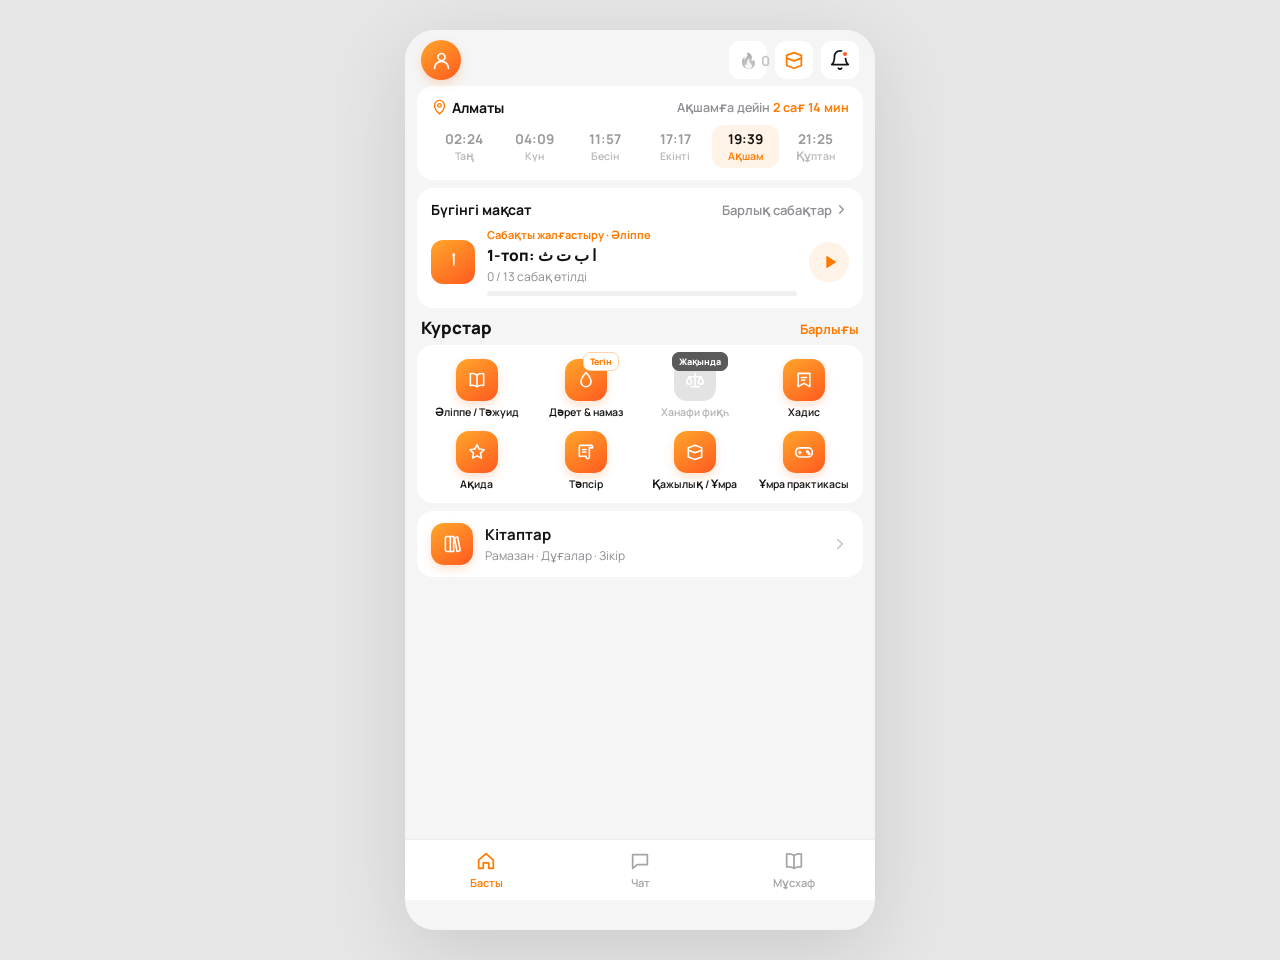
<file: agartu.html>
<!doctype html>
<html lang="kk">
  <head>
    <meta charset="UTF-8" />
    <meta name="viewport" content="width=device-width, initial-scale=1" />
    <meta name="theme-color" content="#f5f5f5" />
    <title>Tartil — Quran Companion</title>
    <link rel="preconnect" href="https://quran.com" />
    <link rel="preload" as="font" type="font/ttf" href="https://quran.com/fonts/lang/Figtree/Figtree.ttf" crossorigin="anonymous" />
    <link rel="preload" as="font" type="font/woff2" href="https://quran.com/fonts/quran/hafs/uthmanic_hafs/UthmanicHafs1Ver18.woff2" crossorigin="anonymous" />
    <link rel="preload" as="font" type="font/woff2" href="https://quran.com/fonts/quran/surah-names/v1/sura_names.woff2" crossorigin="anonymous" />
    <link rel="preconnect" href="https://fonts.googleapis.com" />
    <link rel="preconnect" href="https://fonts.gstatic.com" crossorigin />
    <link href="https://fonts.googleapis.com/css2?family=Manrope:wght@400;500;600;700;800&family=Noto+Naskh+Arabic:wght@400;600;700&display=swap" rel="stylesheet" />
    <link rel="stylesheet" href="./agartu.css" />
  </head>
  <body>
    <main class="phone-shell k-home">

      <header class="k-top">
        <button class="k-avatar" aria-label="Профиль" data-soon><svg viewBox="0 0 24 24" fill="none" stroke="currentColor" stroke-width="1.9" stroke-linecap="round" stroke-linejoin="round"><circle cx="12" cy="8" r="4"/><path d="M4 21a8 8 0 0 1 16 0"/></svg></button>
        <button class="k-icon-btn k-streak" aria-label="Серия"><span>🔥</span><b>0</b></button>
        <button id="open-qibla" class="k-icon-btn k-qibla" aria-label="Қағба бағыты"><svg viewBox="0 0 24 24" fill="none" stroke="currentColor" stroke-width="1.9" stroke-linecap="round" stroke-linejoin="round"><path d="M4 7l8-3 8 3v11l-8 3-8-3z"/><path d="M4 10l8 3 8-3"/></svg></button>
        <button class="k-icon-btn" aria-label="Хабарламалар" data-soon><svg viewBox="0 0 24 24" fill="none" stroke="currentColor" stroke-width="1.9" stroke-linecap="round" stroke-linejoin="round"><path d="M6 8a6 6 0 1 1 12 0c0 7 3 9 3 9H3s3-2 3-9"/><path d="M10.3 21a1.9 1.9 0 0 0 3.4 0"/></svg><i class="k-badge"></i></button>
      </header>

      <section class="k-card k-prayer" aria-label="Намаз уақыттары">
        <div class="k-card-head"><span class="k-city"><svg viewBox="0 0 24 24" fill="none" stroke="currentColor" stroke-width="1.9" stroke-linecap="round" stroke-linejoin="round"><path d="M12 21s-7-6.2-7-12a7 7 0 0 1 14 0c0 5.8-7 12-7 12z"/><circle cx="12" cy="9" r="2.5"/></svg> Алматы</span><span class="k-next">Ақшамға дейін <b>2 сағ 14 мин</b></span></div>
        <div class="k-prayer-grid"><div><b>02:24</b><span>Таң</span></div><div><b>04:09</b><span>Күн</span></div><div><b>11:57</b><span>Бесін</span></div><div><b>17:17</b><span>Екінті</span></div><div class="active"><b>19:39</b><span>Ақшам</span></div><div><b>21:25</b><span>Құптан</span></div></div>
      </section>

      <section class="k-card k-goal" aria-label="Бүгінгі мақсат">
        <div class="k-card-head"><span>Бүгінгі мақсат</span><a href="./sabaq.html">Барлық сабақтар <svg viewBox="0 0 24 24" fill="none" stroke="currentColor" stroke-width="1.9" stroke-linecap="round" stroke-linejoin="round"><path d="m9 6 6 6-6 6"/></svg></a></div>
        <a id="continue-lesson" class="k-goal-row" href="./sabaq.html">
          <span id="continue-icon" class="k-goal-thumb" dir="rtl">ا</span>
          <div><small id="continue-kicker" class="k-goal-kicker">Сабақты жалғастыру · Әліппе</small><h2 id="continue-title">1-топ: ا ب ت ث</h2><p id="continue-meta">0 / 13 сабақ өтілді</p><div class="k-progress"><i id="continue-bar" style="width:0%"></i></div></div>
          <span class="k-play" aria-hidden="true"><svg viewBox="0 0 24 24" fill="none" stroke="currentColor" stroke-width="1.9" stroke-linecap="round" stroke-linejoin="round"><path d="M8 5v14l11-7z" fill="currentColor"/></svg></span>
        </a>
      </section>

      <section class="k-section">
        <div class="k-section-head"><h2>Курстар</h2><a href="./sabaq.html">Барлығы</a></div>
        <div class="k-card k-services k-course-grid">
          <a class="k-tile" href="./sabaq.html"><span class="k-tile-icon"><svg viewBox="0 0 24 24" fill="none" stroke="currentColor" stroke-width="1.9" stroke-linecap="round" stroke-linejoin="round"><path d="M12 6c-2-1.5-5-2-8-1.5v14c3-.5 6 0 8 1.5 2-1.5 5-2 8-1.5v-14c-3-.5-6 0-8 1.5z"/><path d="M12 6v14"/></svg></span><span>Әліппе / Тәжуид</span></a>
          <a class="k-tile" href="#" data-soon><span class="k-tile-icon"><svg viewBox="0 0 24 24" fill="none" stroke="currentColor" stroke-width="1.9" stroke-linecap="round" stroke-linejoin="round"><path d="M12 3s6 6.5 6 11a6 6 0 0 1-12 0c0-4.5 6-11 6-11z"/></svg><em class="k-tile-badge">Тегін</em></span><span>Дәрет &amp; намаз</span></a>
          <a class="k-tile soon" href="#" data-soon><span class="k-tile-icon"><svg viewBox="0 0 24 24" fill="none" stroke="currentColor" stroke-width="1.9" stroke-linecap="round" stroke-linejoin="round"><path d="M12 4v16M7 20h10M5 8h14"/><path d="m5 8-3 6a3 3 0 0 0 6 0zM19 8l-3 6a3 3 0 0 0 6 0z"/></svg><em class="k-tile-badge dark">Жақында</em></span><span>Ханафи фиқһ</span></a>
          <a class="k-tile" href="#" data-soon><span class="k-tile-icon"><svg viewBox="0 0 24 24" fill="none" stroke="currentColor" stroke-width="1.9" stroke-linecap="round" stroke-linejoin="round"><path d="M5 4h14v16l-7-4-7 4z"/><path d="M9 9h6M9 12h4"/></svg></span><span>Хадис</span></a>
          <a class="k-tile" href="#" data-soon><span class="k-tile-icon"><svg viewBox="0 0 24 24" fill="none" stroke="currentColor" stroke-width="1.9" stroke-linecap="round" stroke-linejoin="round"><path d="m12 3 2.6 5.5 6 .8-4.4 4.1 1.1 6L12 16.6 6.7 19.4l1.1-6L3.4 9.3l6-.8z"/></svg></span><span>Ақида</span></a>
          <a class="k-tile" href="#" data-soon><span class="k-tile-icon"><svg viewBox="0 0 24 24" fill="none" stroke="currentColor" stroke-width="1.9" stroke-linecap="round" stroke-linejoin="round"><path d="M7 4h11a2 2 0 0 1 2 2v1h-4"/><path d="M16 7v11a2 2 0 0 1-4 0v-1H4V6a2 2 0 0 1 2-2"/><path d="M8 9h4M8 12h4"/></svg></span><span>Тәпсір</span></a>
          <a class="k-tile" href="#" data-soon><span class="k-tile-icon"><svg viewBox="0 0 24 24" fill="none" stroke="currentColor" stroke-width="1.9" stroke-linecap="round" stroke-linejoin="round"><path d="M4 7l8-3 8 3v11l-8 3-8-3z"/><path d="M4 10l8 3 8-3"/></svg></span><span>Қажылық / Ұмра</span></a>
          <a class="k-tile" href="./hajj.html"><span class="k-tile-icon"><svg viewBox="0 0 24 24" fill="none" stroke="currentColor" stroke-width="1.9" stroke-linecap="round" stroke-linejoin="round"><rect x="2" y="7" width="20" height="11" rx="5"/><path d="M7 11v3M5.5 12.5h3"/><circle cx="16" cy="11.5" r="1" fill="currentColor"/><circle cx="18" cy="14" r="1" fill="currentColor"/></svg></span><span>Ұмра практикасы</span></a>
        </div>
      </section>

      <button id="open-books" class="k-card k-books-row"><span class="k-tile-icon"><svg viewBox="0 0 24 24" fill="none" stroke="currentColor" stroke-width="1.9" stroke-linecap="round" stroke-linejoin="round"><path d="M4 19V5a2 2 0 0 1 2-2h4v18H6a2 2 0 0 1-2-2zM10 3h4v18h-4zM15 4.5l3.8-1 3 16.5-3.8.9z"/></svg></span><div><b>Кітаптар</b><small>Рамазан · Дұғалар · Зікір</small></div><svg viewBox="0 0 24 24" fill="none" stroke="currentColor" stroke-width="1.9" stroke-linecap="round" stroke-linejoin="round"><path d="m9 6 6 6-6 6"/></svg></button>

      <nav class="k-nav">
        <button class="active"><svg viewBox="0 0 24 24" fill="none" stroke="currentColor" stroke-width="1.9" stroke-linecap="round" stroke-linejoin="round"><path d="M4 11 12 4l8 7v9h-5v-6H9v6H4z"/></svg><span>Басты</span></button>
        <button data-soon><svg viewBox="0 0 24 24" fill="none" stroke="currentColor" stroke-width="1.9" stroke-linecap="round" stroke-linejoin="round"><path d="M4 5h16v11H9l-5 4z"/></svg><span>Чат</span></button>
        <button data-open-mushaf><svg viewBox="0 0 24 24" fill="none" stroke="currentColor" stroke-width="1.9" stroke-linecap="round" stroke-linejoin="round"><path d="M12 6c-2-1.5-5-2-8-1.5v14c3-.5 6 0 8 1.5 2-1.5 5-2 8-1.5v-14c-3-.5-6 0-8 1.5z"/><path d="M12 6v14"/></svg><span>Мұсхаф</span></button>
      </nav>
    </main>

    <div id="drawer-backdrop" class="drawer-backdrop"></div>
    <aside id="khatm-drawer" class="khatm-drawer" aria-hidden="true">
      <header><div><span>ТҰРАҚТЫ ҚҰЛШЫЛЫҚ</span><h2>Құран хатымы</h2></div><button id="close-khatm" aria-label="Жабу">×</button></header>
      <div id="khatm-content"></div>
    </aside>

    <section id="mushaf-view" class="mushaf-view" aria-hidden="true">
      <header class="mushaf-header">
        <button id="close-mushaf" aria-label="Артқа">‹ <span>Surahs</span></button>
        <div class="mushaf-title">
          <small id="mushaf-page-label">page 1, Juz' 1</small>
          <h2 id="mushaf-surah-title">Surat Al-Fatihah</h2>
        </div>
        <div class="mushaf-header-actions"><button aria-label="Bookmark">♡</button><button aria-label="More">•••</button></div>
      </header>
      <div class="mushaf-paper"><div class="mushaf-surah-ribbon" id="mushaf-ribbon-title">Surat Al-Fatihah</div><div id="mushaf-loading" class="mushaf-loading">Мұсхаф жүктелуде…</div><div id="mushaf-verses" class="mushaf-verses" dir="rtl"></div></div>
      <footer class="mushaf-controls"><button id="previous-page" aria-label="Алдыңғы бет">‹</button><button id="mark-page-read">Оқылды ✓</button><button id="next-page" aria-label="Келесі бет">›</button><div class="mushaf-player"><button aria-label="Play">▶</button><div><strong>Mishary Al-Afasy</strong><span>gapless recitation</span></div></div></footer>
    </section>

    <section id="memorization-view" class="memorization-view" aria-hidden="true" aria-labelledby="memorization-title">
      <header class="memorization-header"><button id="close-memorization" aria-label="Жабу">×</button><div><span>ЖАТТАУ ТЕКСЕРІСІ</span><h2 id="memorization-title">Ауызша тапсыру</h2></div><i>۞</i></header>
      <div class="memorization-content">
        <label class="memorization-select">Сүрені таңдаңыз
          <select id="memorization-surah"></select>
        </label>
        <div class="memorization-instruction"><b>Мәтін көрсетілмейді</b><p>Сүрені жатқа, анық және ретімен оқыңыз. Аяқтағанда «Тапсыру» түймесін басыңыз.</p></div>
        <div id="recording-state" class="recording-state"><span class="recording-dot"></span><div><b>GPT Voice дайын</b><small>Дауыстық тапсыруды бастау үшін төмендегі батырманы басыңыз</small></div><strong id="recording-time">00:00</strong></div>
        <div class="voice-orb" aria-hidden="true"><i></i><i></i><i></i><b>GPT</b></div>
        <button id="record-memorization" class="record-button" type="button"><span>✦</span> Дауыстық тапсыруды бастау</button>
        <div class="voice-prototype-note"><b>Прототип</b><span>GPT Voice тыңдап, оқуды аяқтаған соң фидбэк береді.</span></div>
        <button id="submit-memorization" class="submit-memorization" type="button" disabled>Оқуды аяқтау және фидбэк алу</button>
        <section id="memorization-feedback" class="memorization-feedback" hidden aria-live="polite"></section>
      </div>
    </section>

    <div id="books-sheet" class="k-sheet" aria-hidden="true">
      <div class="k-sheet-panel" role="dialog" aria-labelledby="books-title">
        <header><div><span>КІТАПХАНА</span><h2 id="books-title">Кітаптар</h2></div><button id="close-books" aria-label="Жабу">×</button></header>
        <button class="k-book" data-soon><span class="k-book-icon">۞</span><div><b>Рамазан</b><small>Ораза, тарауих, қадір түні</small></div><svg viewBox="0 0 24 24" fill="none" stroke="currentColor" stroke-width="1.9" stroke-linecap="round" stroke-linejoin="round"><path d="m9 6 6 6-6 6"/></svg></button>
        <button class="k-book" data-soon><span class="k-book-icon">د</span><div><b>Дұғалар</b><small>Күнделікті дұғалар жинағы</small></div><svg viewBox="0 0 24 24" fill="none" stroke="currentColor" stroke-width="1.9" stroke-linecap="round" stroke-linejoin="round"><path d="m9 6 6 6-6 6"/></svg></button>
        <button class="k-book" data-soon><span class="k-book-icon">ذ</span><div><b>Зікір</b><small>Таңғы және кешкі зікірлер</small></div><svg viewBox="0 0 24 24" fill="none" stroke="currentColor" stroke-width="1.9" stroke-linecap="round" stroke-linejoin="round"><path d="m9 6 6 6-6 6"/></svg></button>
      </div>
    </div>
    <div id="qibla-sheet" class="qibla-sheet" aria-hidden="true">
      <div class="qibla-panel" role="dialog" aria-labelledby="qibla-title">
        <header><div><span>ҚҰБЫЛА</span><h2 id="qibla-title">Қағба бағыты</h2></div><button id="close-qibla" aria-label="Жабу">×</button></header>
        <div class="qibla-compass"><div id="qibla-dial" class="qibla-dial"><b>С</b><i class="qibla-arrow" id="qibla-arrow"><span>🕋</span></i></div></div>
        <strong id="qibla-degrees" class="qibla-degrees">—</strong>
        <p id="qibla-hint" class="qibla-hint">Бағыт есептелуде…</p>
      </div>
    </div>
    <div id="agartu-toast" class="agartu-toast"></div>
    <script src="./analytics.js"></script>
    <script src="./agartu.js"></script>
  </body>
</html>
</file>
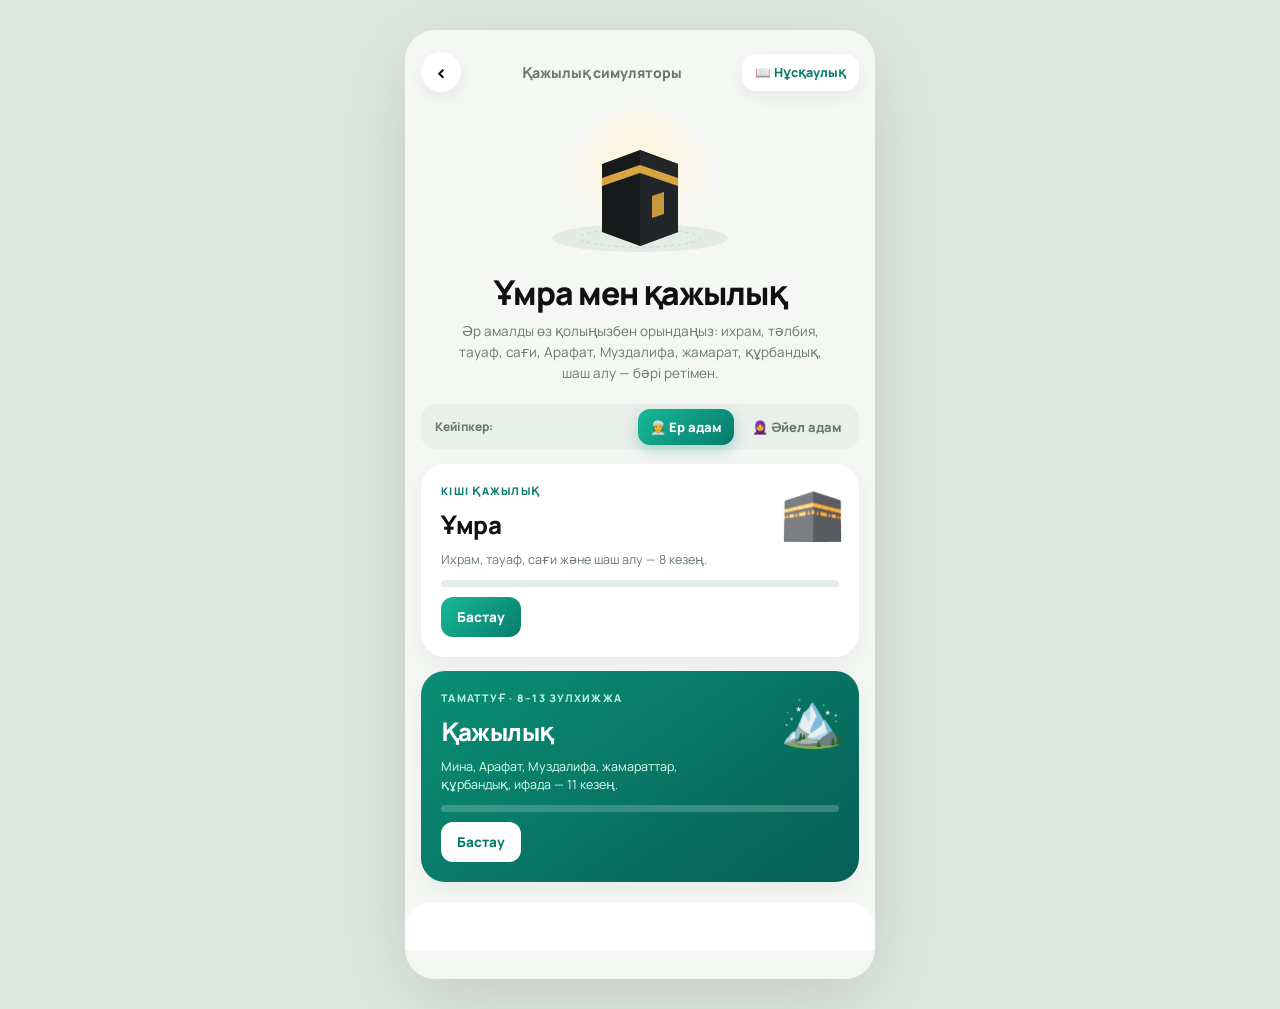
<file: hajj.html>
<!doctype html>
<html lang="kk">
  <head>
    <meta charset="UTF-8" />
    <meta name="viewport" content="width=device-width, initial-scale=1" />
    <meta name="theme-color" content="#f5f7f4" />
    <title>Ұмра мен қажылық — практикалық ойын</title>
    <link rel="preconnect" href="https://fonts.googleapis.com" />
    <link rel="preconnect" href="https://fonts.gstatic.com" crossorigin />
    <link href="https://fonts.googleapis.com/css2?family=Manrope:wght@400;500;600;700;800&family=Noto+Naskh+Arabic:wght@500;600;700&display=swap" rel="stylesheet" />
    <link rel="stylesheet" href="./hajj.css" />
  </head>
  <body>
    <main class="hj-app">
      <!-- Басты экран -->
      <section id="home-view" class="home-view">
        <header class="hj-topbar">
          <a class="close-link" href="./agartu.html" aria-label="Басты бетке оралу">‹</a>
          <b>Қажылық симуляторы</b>
          <button id="open-guide" class="guide-btn" type="button">📖 Нұсқаулық</button>
        </header>

        <div class="hero">
          <svg viewBox="0 0 200 150" aria-hidden="true">
            <defs>
              <radialGradient id="heroGlow" cx="50%" cy="40%" r="60%"><stop offset="0" stop-color="#fff6dc" /><stop offset="1" stop-color="#fff6dc" stop-opacity="0" /></radialGradient>
            </defs>
            <circle cx="100" cy="70" r="70" fill="url(#heroGlow)" />
            <ellipse cx="100" cy="128" rx="88" ry="14" fill="#e3ebe5" />
            <ellipse cx="100" cy="128" rx="60" ry="9" fill="none" stroke="#c6d6cc" stroke-dasharray="3 4" />
            <path d="M62 54 L100 40 L138 54 L138 122 L100 136 L62 122 Z" fill="#17191a" />
            <path d="M100 40 L138 54 L138 122 L100 136 Z" fill="#232628" />
            <path d="M62 68 L100 55 L138 68 L138 76 L100 63 L62 76 Z" fill="#d9a542" />
            <path d="M112 86 L124 82 L124 104 L112 108 Z" fill="#c9983b" />
          </svg>
          <h1>Ұмра мен қажылық</h1>
          <p>Әр амалды өз қолыңызбен орындаңыз: ихрам, тәлбия, тауаф, сағи, Арафат, Муздалифа, жамарат, құрбандық, шаш алу — бәрі ретімен.</p>
        </div>

        <div class="gender-switch" role="radiogroup" aria-label="Қажының жынысы">
          <span>Кейіпкер:</span>
          <button type="button" data-gender="m" role="radio">👳 Ер адам</button>
          <button type="button" data-gender="f" role="radio">🧕 Әйел адам</button>
        </div>

        <div id="mode-list" class="mode-list"></div>

        <p class="hj-note">Ойын Ханафи мазһабы бойынша қысқаша жасалған. Нақты мәселелерді ұстазыңызбен немесе ҚМДБ қажылық нұсқаулығымен тексеріңіз.</p>
      </section>

      <!-- Ойын экраны -->
      <section id="play-view" class="play-view" hidden>
        <header class="play-topbar">
          <button id="exit-play" class="round-btn" type="button" aria-label="Шығу">×</button>
          <div class="progress-track"><i id="stage-progress"></i></div>
          <div class="score-badge">✦ <b id="score">0</b></div>
        </header>
        <nav id="journey" class="journey" aria-label="Жол картасы"></nav>
        <div id="stage" class="stage"></div>
      </section>
    </main>

    <!-- Нұсқаулық -->
    <section id="guide-view" class="guide-view" aria-hidden="true">
      <header class="guide-head">
        <button id="close-guide" class="round-btn" type="button" aria-label="Жабу">×</button>
        <div class="seg" id="guide-tabs">
          <button type="button" data-g="umrah">Ұмра</button>
          <button type="button" data-g="hajj">Қажылық</button>
        </div>
      </header>
      <div id="guide-body" class="guide-body"></div>
    </section>

    <div id="sheet-backdrop" class="sheet-backdrop"></div>
    <section id="sheet" class="sheet" aria-live="polite"></section>
    <div id="toast" class="toast"></div>

    <script src="./hajj.js"></script>
  </body>
</html>
</file>
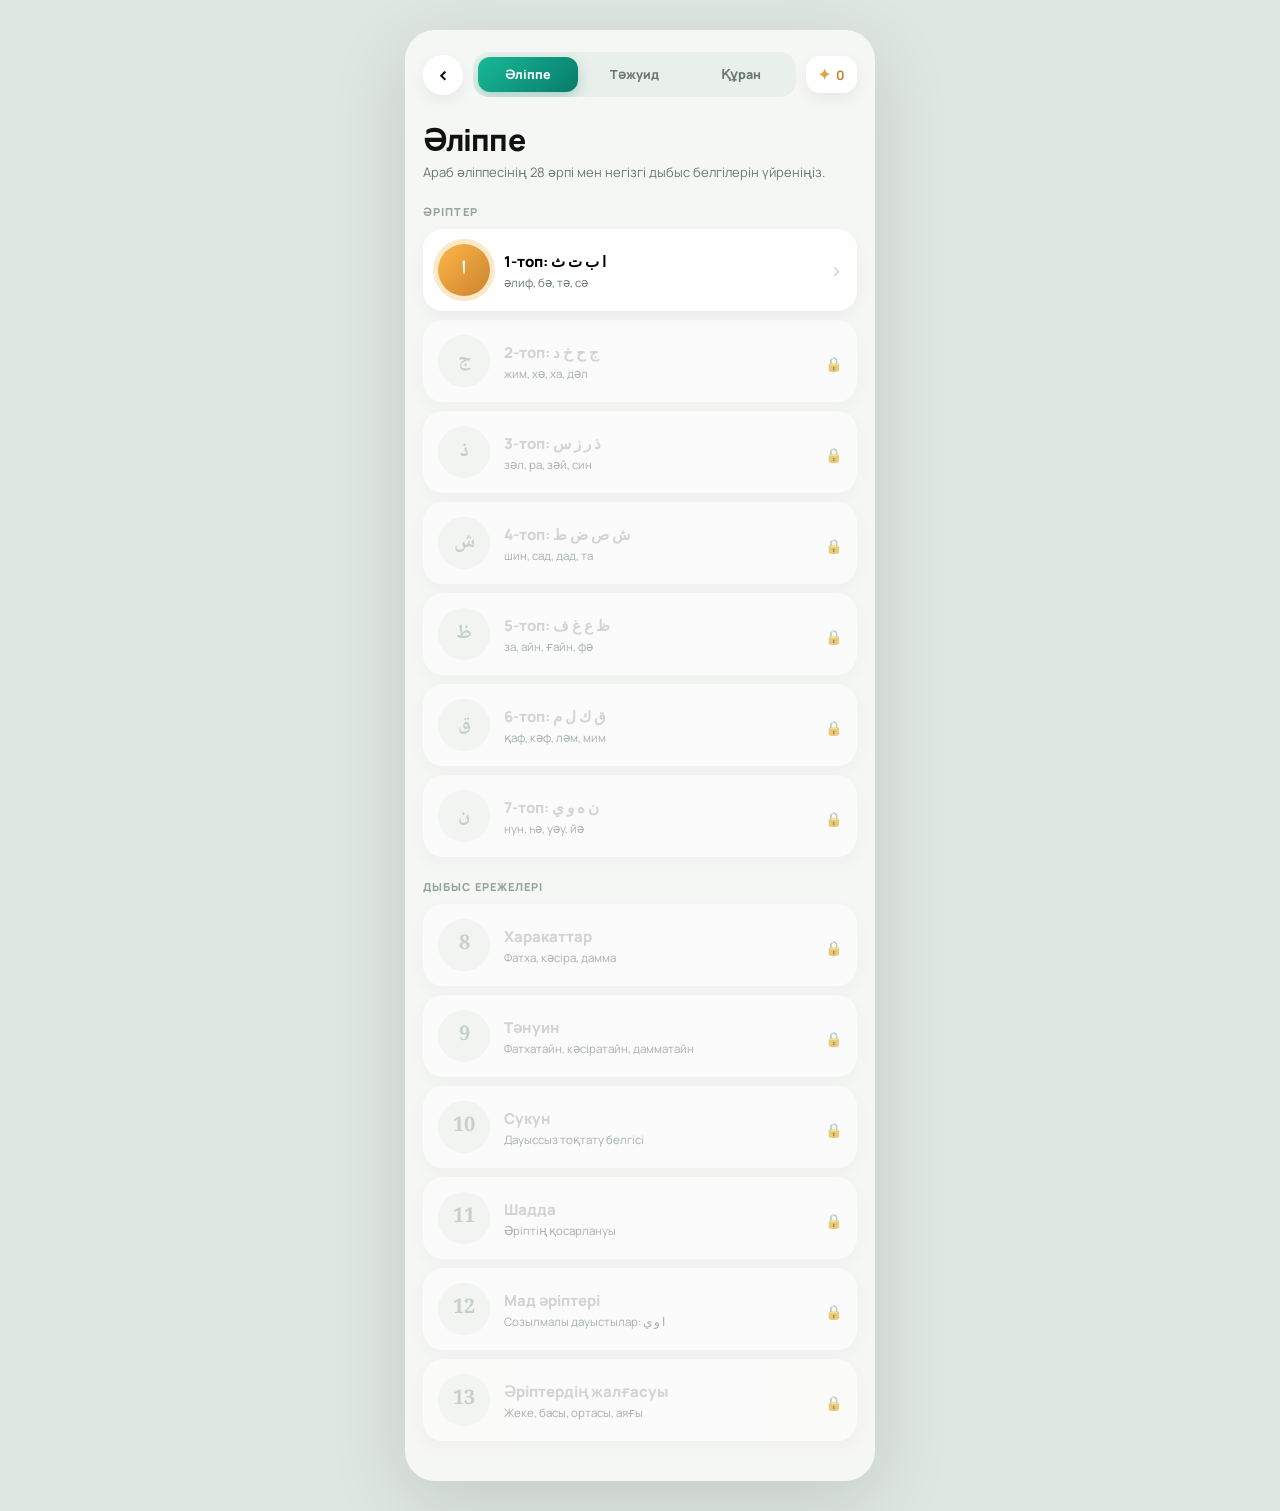
<file: sabaq.html>
<!doctype html>
<html lang="kk">
  <head>
    <meta charset="UTF-8" />
    <meta name="viewport" content="width=device-width, initial-scale=1" />
    <meta name="theme-color" content="#f5f7f4" />
    <title>Сабақтар — Әліппеден Құранға</title>
    <link rel="preconnect" href="https://fonts.googleapis.com" />
    <link rel="preconnect" href="https://fonts.gstatic.com" crossorigin />
    <link href="https://fonts.googleapis.com/css2?family=Manrope:wght@400;500;600;700;800&family=Noto+Naskh+Arabic:wght@500;600;700&display=swap" rel="stylesheet" />
    <link rel="stylesheet" href="./sabaq.css" />
  </head>
  <body>
    <main class="sabaq-app">
      <header class="sabaq-topbar">
        <a class="close-link" href="./agartu.html" aria-label="Басты бетке оралу">‹</a>
        <div class="sabaq-tabs" id="track-tabs" role="tablist">
          <button class="tab" type="button" data-track="alphabet" role="tab">Әліппе</button>
          <button class="tab" type="button" data-track="tajweed" role="tab">Тәжуид</button>
          <button class="tab" type="button" data-track="quran" role="tab">Құран</button>
        </div>
        <div class="xp-badge"><span>✦</span><b id="xp-total">0</b></div>
      </header>

      <section id="map-view" class="map-view">
        <div id="streak-banner" class="streak-banner"></div>
        <div id="reco-banner" class="reco-banner" hidden></div>
        <h1 id="track-heading" class="track-heading"></h1>
        <p id="track-subheading" class="track-subheading"></p>
        <div id="unit-list" class="unit-list"></div>
      </section>
    </main>

    <section id="lesson-view" class="lesson-view" aria-hidden="true">
      <header class="lesson-topbar">
        <button id="close-lesson" class="close-lesson" type="button" aria-label="Жабу">×</button>
        <div class="progress-track"><i id="lesson-progress"></i></div>
        <div class="hearts" id="hearts-display"></div>
      </header>
      <div class="lesson-body">
        <span id="step-kicker" class="step-kicker"></span>
        <h1 id="step-title"></h1>
        <div id="step-content" class="step-content"></div>
        <p id="step-feedback" class="step-feedback" hidden></p>
      </div>
      <footer class="lesson-footer">
        <button id="step-action" class="step-action" type="button">Жалғастыру</button>
      </footer>
    </section>

    <section id="complete-view" class="complete-view" aria-hidden="true">
      <div class="complete-medal" dir="rtl" aria-hidden="true">✓</div>
      <span class="eyebrow">САБАҚ АЯҚТАЛДЫ</span>
      <h1 id="complete-title">Жарайсыз!</h1>
      <p id="complete-copy"></p>
      <div class="complete-stats">
        <div><span>ЖИНАЛҒАН ҰПАЙ</span><b id="complete-xp">+0</b></div>
        <div><span>СЕРИЯ</span><b id="complete-streak">0 күн</b></div>
      </div>
      <button id="complete-continue" class="step-action" type="button">Картаға оралу</button>
    </section>

    <div id="sabaq-toast" class="sabaq-toast"></div>
    <script src="./analytics.js"></script>
    <script src="./sabaq.js"></script>
  </body>
</html>
</file>
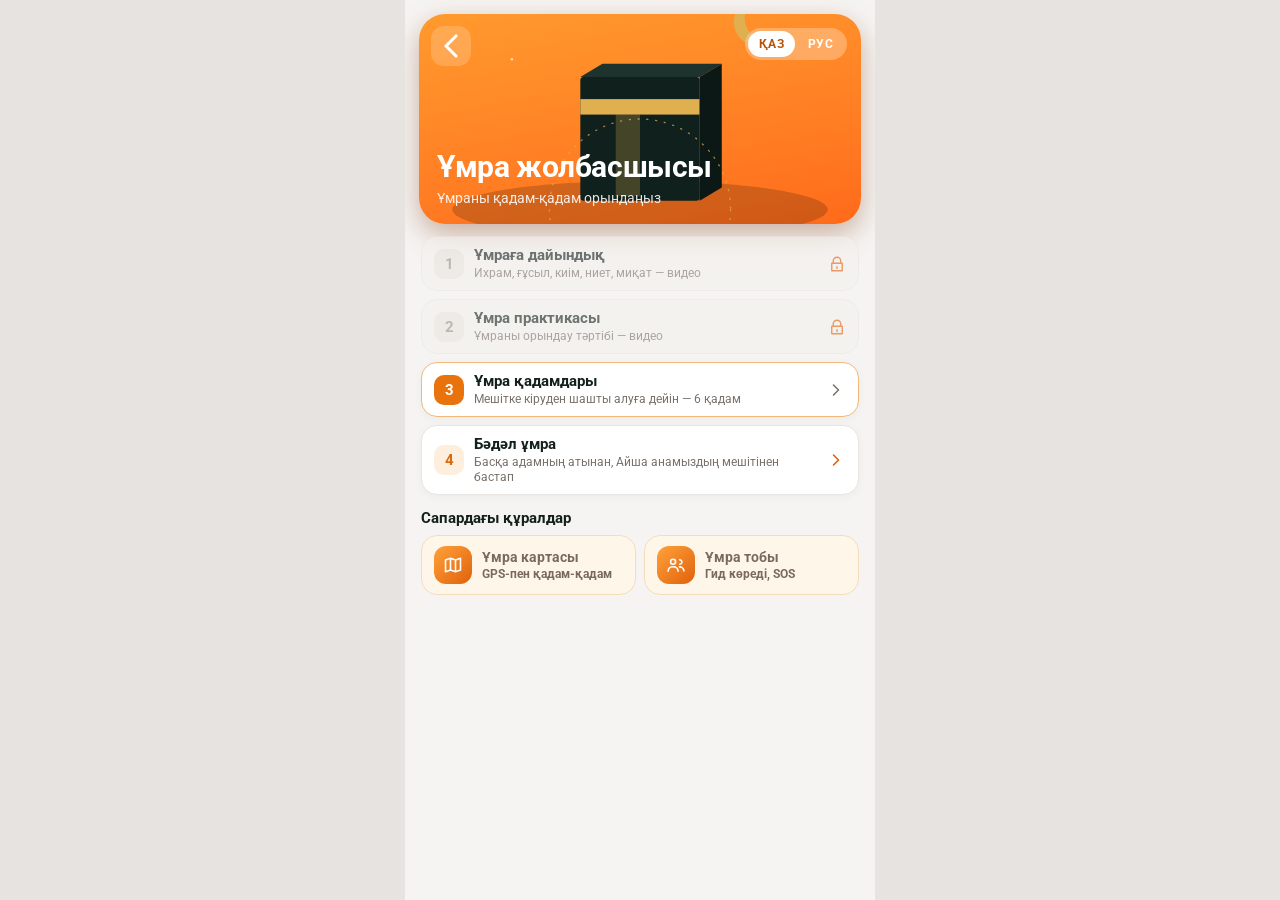
<file: umrah-app.html>
<!doctype html>
<html lang="kk">
  <head>
    <meta charset="UTF-8" />
    <meta name="viewport" content="width=device-width, initial-scale=1, viewport-fit=cover" />
    <meta name="theme-color" content="#ff8a1f" />
    <meta name="apple-mobile-web-app-capable" content="yes" />
    <title>Ұмра курсы</title>
    <link rel="preconnect" href="https://fonts.googleapis.com" />
    <link rel="preconnect" href="https://fonts.gstatic.com" crossorigin />
    <link href="https://fonts.googleapis.com/css2?family=Noto+Naskh+Arabic:wght@500;700&display=swap" rel="stylesheet" />
    <link rel="stylesheet" href="./vendor/leaflet/leaflet.css" />
    <link rel="stylesheet" href="./umrah-app.css" />
  </head>
  <body>
    <main class="ua" id="app" aria-live="polite"></main>
    <div class="toast" id="toast" hidden></div>
    <script src="./vendor/leaflet/leaflet.js"></script>
    <script src="./umrah-i18n-ru.js"></script>
    <script src="./umrah-i18n.js"></script>
    <script src="./supabase-config.js"></script>
    <script src="./umrah-group.js"></script>
    <script src="./umrah-app.js"></script>
  </body>
</html>
</file>
<file: agartu.css>
@font-face{font-family:Figtree;src:local("Open Sans"),url("https://quran.com/fonts/lang/Figtree/Figtree.ttf") format("truetype");font-weight:100 900;font-stretch:50% 100%;font-display:swap}@font-face{font-family:UthmanicHafs;src:local("KFGQPC HAFS Uthmanic Script"),url("https://quran.com/fonts/quran/hafs/uthmanic_hafs/UthmanicHafs1Ver18.woff2") format("woff2"),url("https://quran.com/fonts/quran/hafs/uthmanic_hafs/UthmanicHafs1Ver18.ttf") format("truetype");font-display:swap}@font-face{font-family:surahnames;src:url("https://quran.com/fonts/quran/surah-names/v1/sura_names.woff2") format("woff2");font-weight:400;font-style:normal;font-display:swap}:root{--orange:#ff7600;--orange2:#ff4f31;--ink:#111;--muted:#777;--canvas:#f4f4f4;--white:#fff}*{box-sizing:border-box}html{background:#ddd}body{margin:0;font-family:Manrope,Arial,sans-serif;color:var(--ink);background:#ddd}.phone-shell{position:relative;width:min(100%,470px);min-height:100vh;margin:auto;padding:26px 18px 112px;background:var(--canvas);overflow:hidden}.status-bar{height:54px;padding:0 30px;display:flex;align-items:center;justify-content:space-between;font-size:17px}.status-bar div{display:flex;align-items:center;gap:10px}.status-bar strong{padding:2px 8px;border-radius:10px;background:#222;color:#fff;font-size:12px}.app-header{display:flex;align-items:center;justify-content:space-between;margin:27px 0 20px}.app-header h1{font-size:28px;line-height:1;font-weight:400;margin:0}.header-actions{display:flex;gap:12px}.header-actions button,.settings{width:48px;height:48px;border:0;border-radius:50%;background:#e9e9e9;font-size:20px}.header-actions .faded{width:66px;border:1px solid #e4e4e4;border-radius:20px;color:#d3d3d3;background:#f4f4f4}.header-actions .faded span{font-size:15px}.header-actions .send{color:white;background:#ffdda9;font-size:27px}.location-row{display:flex;align-items:center;justify-content:space-between}.location-row>button:first-child{height:40px;padding:0 15px;border:0;border-radius:24px;background:white;font-size:20px;font-weight:600}.location-row>button:first-child span{margin-left:6px}.settings{background:white;font-size:24px}.prayer-times{display:grid;grid-template-columns:repeat(6,1fr);gap:4px;margin:22px -5px 20px}.prayer-times div{display:grid;place-items:center;gap:5px;color:#d8d8d8}.prayer-times i{font-size:28px;font-style:normal}.prayer-times b{font-size:16px}.prayer-times span{font-size:11px}.prayer-times .active{color:#111}.prayer-times .active i{color:var(--orange)}.courses h2{font-size:25px;font-weight:500;margin:18px 0}.course-card{position:relative;min-height:246px;margin-bottom:14px;padding:23px 20px;border-radius:20px;background:white;overflow:hidden}.course-card.compact{min-height:165px;display:flex;justify-content:space-between}.course-card h3{position:relative;z-index:1;max-width:265px;margin:0;font-size:25px;line-height:1.28}.course-card p{position:relative;z-index:1;margin:13px 0;color:#555;font-size:15px;line-height:1.5}.course-card .orange{margin-top:22px;padding:9px 15px;border:0;border-radius:9px;background:var(--orange);color:white;font-size:18px}.medallion{position:absolute;right:13px;top:20px;width:132px;height:132px;border-radius:50%;display:grid;place-items:center;color:#75562e;font-size:42px;font-family:Georgia,serif;background:radial-gradient(circle at 35% 30%,#f1d49d,#b8874e 48%,#765026 72%,#d2aa70 76%,#8b6537);border:5px double rgba(86,53,20,.35);box-shadow:inset 0 0 0 7px rgba(255,225,176,.25),0 5px 12px rgba(0,0,0,.08)}.medallion:after{content:"";position:absolute;inset:10px;border:2px dashed rgba(90,57,24,.38);border-radius:50%}.medallion.quran{font-size:31px;color:#b99a63;background:radial-gradient(circle at 35% 30%,#fff,#eee6d4 48%,#d2c3a3)}.course-card footer{position:absolute;left:20px;right:20px;bottom:18px;display:grid;grid-template-columns:1fr 1fr;gap:8px}.course-card footer button{height:63px;border:1.5px solid var(--orange);border-radius:17px;background:white;color:var(--orange);font-size:17px;font-weight:700}.course-card footer .gradient{border:0;color:white;background:linear-gradient(150deg,#ffab28,var(--orange2))}.course-card.last{margin-bottom:40px}.khatm-edge{position:fixed;z-index:12;right:max(calc((100vw - 470px)/2),0px);top:45%;width:43px;height:106px;padding:9px 5px;border:0;border-radius:18px 0 0 18px;color:white;background:linear-gradient(180deg,#ffad2b,var(--orange));box-shadow:0 8px 25px rgba(255,118,0,.28);display:grid;place-items:center;cursor:pointer}.khatm-edge span{font-size:22px}.khatm-edge b{font-size:11px;writing-mode:vertical-rl;transform:rotate(180deg);letter-spacing:.05em}.bottom-nav{position:fixed;z-index:10;bottom:0;left:50%;transform:translateX(-50%);width:min(100%,470px);height:92px;border-radius:20px 20px 0 0;background:white;display:flex;justify-content:center;gap:115px;box-shadow:0 -4px 22px rgba(0,0,0,.03)}.bottom-nav button{position:relative;width:72px;border:0;background:transparent;color:#d3d3d3;font-size:24px;display:flex;flex-direction:column;align-items:center;justify-content:center;gap:4px}.bottom-nav span{font-size:15px;white-space:nowrap}.bottom-nav .active{color:#111}.bottom-nav .active:after{content:"";position:absolute;bottom:13px;width:7px;height:7px;border-radius:50%;background:var(--orange)}.drawer-backdrop{position:fixed;z-index:20;inset:0;background:rgba(0,0,0,.2);opacity:0;pointer-events:none;transition:.25s}.drawer-backdrop.open{opacity:1;pointer-events:auto}.khatm-drawer{position:fixed;z-index:21;top:0;bottom:0;left:50%;width:min(92%,430px);padding:28px 22px 35px;background:#f7f7f7;transform:translateX(60%);opacity:0;pointer-events:none;transition:.32s cubic-bezier(.2,.8,.2,1);overflow:auto}.khatm-drawer.open{transform:translateX(-50%);opacity:1;pointer-events:auto}.khatm-drawer>header{display:flex;justify-content:space-between;align-items:start;margin-bottom:22px}.khatm-drawer header span{font-size:10px;font-weight:800;letter-spacing:.12em;color:var(--orange)}.khatm-drawer h2{font-size:29px;margin:5px 0}.khatm-drawer header button{width:38px;height:38px;border:0;border-radius:50%;background:white;font-size:26px}.khatm-intro{padding:22px;border-radius:20px;background:white}.khatm-intro p{margin:0;color:#666;line-height:1.6}.khatm-form{display:grid;gap:18px;margin-top:22px}.khatm-form label{display:grid;gap:8px;font-size:12px;font-weight:700}.khatm-form input{height:49px;padding:0 13px;border:1px solid #ddd;border-radius:12px;background:white;font:inherit}.day-options{display:grid;grid-template-columns:repeat(4,1fr);gap:7px}.day-options label{display:grid;place-items:center;height:58px;border:1px solid #ddd;border-radius:12px;background:white;font-size:14px;cursor:pointer}.day-options input{position:absolute;opacity:0}.day-options label:has(input:checked){border-color:var(--orange);color:var(--orange);background:#fff7ef}.agartu-primary{width:100%;min-height:53px;border:0;border-radius:14px;color:white;background:linear-gradient(150deg,#ffad28,var(--orange2));font:700 16px Manrope}.plan-card{padding:22px;border-radius:22px;background:white}.plan-top{display:flex;justify-content:space-between;align-items:start}.plan-top h3{font-size:22px;margin:5px 0}.plan-top p{color:#777;margin:0;font-size:12px}.plan-percent{font-size:28px;font-weight:800;color:var(--orange)}.plan-bar{height:8px;margin:20px 0 8px;border-radius:8px;background:#eee;overflow:hidden}.plan-bar i{display:block;height:100%;background:linear-gradient(90deg,#ffad28,var(--orange2))}.plan-meta{display:flex;justify-content:space-between;color:#888;font-size:10px}.today-task{margin-top:15px;padding:18px;border-radius:17px;background:#fff1df}.today-task span{color:var(--orange);font-size:10px;font-weight:800}.today-task h4{font-size:22px;margin:5px 0}.today-task p{color:#777;font-size:12px}.done-btn:disabled{background:#ddd;color:#888}.mini-stats{display:grid;grid-template-columns:1fr 1fr;gap:9px;margin-top:12px}.mini-stats div{padding:16px;border-radius:16px;background:white}.mini-stats span{font-size:10px;color:#888}.mini-stats strong{display:block;margin-top:5px;font-size:21px}.reset-plan{display:block;margin:20px auto;border:0;background:transparent;color:#aaa}.agartu-toast{position:fixed;z-index:30;left:50%;bottom:110px;transform:translate(-50%,20px);padding:11px 15px;border-radius:12px;background:#111;color:white;font-size:12px;opacity:0;pointer-events:none;transition:.25s}.agartu-toast.show{opacity:1;transform:translate(-50%,0)}@media(min-width:700px){body{padding:30px}.phone-shell{min-height:900px;border-radius:30px;box-shadow:0 20px 80px rgba(0,0,0,.12)}.bottom-nav{bottom:30px;border-radius:20px}.khatm-edge{right:calc((100vw - 470px)/2 + 30px)}}
.mushaf-open{width:100%;min-height:50px;margin-top:10px;border:1px solid var(--orange);border-radius:14px;background:white;color:var(--orange);font:700 15px Figtree,Manrope}.mushaf-view{position:fixed;z-index:25;inset:0;margin:auto;width:min(100%,410px);padding:0;background:radial-gradient(circle at 50% -8%,#2fc6b5 0,#176f69 31%,#0b2f2d 75%);transform:translateY(105%);opacity:0;pointer-events:none;transition:.32s cubic-bezier(.2,.8,.2,1);display:grid;grid-template-rows:108px 1fr 86px;overflow:hidden;font-family:Figtree,Manrope,Arial,sans-serif;box-shadow:0 28px 90px rgba(5,45,42,.28);isolation:isolate}.mushaf-view.open{transform:translateY(0);opacity:1;pointer-events:auto}.mushaf-view:before{content:"";position:absolute;inset:0;background:radial-gradient(circle at 12% 16%,rgba(255,226,152,.28),transparent 28%),radial-gradient(circle at 88% 8%,rgba(255,255,255,.16),transparent 24%),linear-gradient(135deg,rgba(255,255,255,.09),transparent 38%,rgba(255,211,111,.1));pointer-events:none}.mushaf-view:after{content:"۞";position:absolute;left:50%;top:52px;transform:translateX(-50%);color:rgba(255,222,142,.16);font-family:UthmanicHafs,serif;font-size:160px;line-height:1;pointer-events:none}.mushaf-header{position:relative;z-index:1;height:108px;padding:34px 16px 13px;display:grid;grid-template-columns:92px 1fr 92px;align-items:center;background:transparent;color:white;border:0}.mushaf-header #close-mushaf{width:auto;height:40px;border:0;border-radius:0;background:transparent;color:#ffe29b;font:600 28px Figtree;display:flex;align-items:center;gap:4px;justify-self:start;text-shadow:0 4px 18px rgba(0,0,0,.2)}.mushaf-header #close-mushaf span{color:#fff4d7;font-size:13px;font-weight:700}.mushaf-title{text-align:center;min-width:0}.mushaf-title small{display:inline-block;padding:4px 10px;border:1px solid rgba(255,226,155,.28);border-radius:999px;background:rgba(255,255,255,.08);color:#ffe8ad;font-size:10px;font-weight:700;line-height:1.1;backdrop-filter:blur(10px)}.mushaf-title h2{margin:7px 0 0;color:white;font-size:16px;font-weight:900;line-height:1.15;white-space:nowrap;overflow:hidden;text-overflow:ellipsis;letter-spacing:.01em;text-shadow:0 5px 18px rgba(0,0,0,.22)}.mushaf-header-actions{display:flex;align-items:center;justify-content:flex-end;gap:10px}.mushaf-header-actions button{width:34px;height:34px;border:1px solid rgba(255,226,155,.38);border-radius:50%;background:rgba(255,255,255,.08);color:#ffe8ad;font:800 16px Figtree;line-height:1;backdrop-filter:blur(10px)}.mushaf-paper{position:relative;z-index:1;margin:0 12px;padding:30px 18px 112px;overflow:auto;border:0;border-radius:28px 28px 0 0;background:linear-gradient(180deg,#fffdf6,#fff9eb);box-shadow:0 -10px 34px rgba(0,0,0,.12),inset 0 0 0 1px rgba(180,136,53,.2),inset 0 0 45px rgba(203,149,69,.08)}.mushaf-paper:before{display:block;content:"";position:absolute;inset:10px;border:1px solid rgba(194,145,65,.22);border-radius:22px;pointer-events:none}.mushaf-paper:after{content:"";position:absolute;inset:0;background:linear-gradient(90deg,rgba(118,74,20,.035),transparent 11%,transparent 89%,rgba(118,74,20,.035)),radial-gradient(circle at 50% 0,rgba(255,217,141,.2),transparent 45%);pointer-events:none}.mushaf-surah-ribbon{height:54px;margin:0 auto 26px;max-width:318px;border:0;border-radius:18px;display:grid;place-items:center;background:linear-gradient(135deg,#0f7169,#16a397);color:#fff8df;box-shadow:0 14px 28px rgba(10,89,82,.22),inset 0 0 0 1px rgba(255,233,176,.35);font:900 16px Figtree;letter-spacing:.01em;position:relative}.mushaf-surah-ribbon:before,.mushaf-surah-ribbon:after{content:"";position:absolute;top:12px;width:30px;height:30px;border:1px solid rgba(255,233,176,.55);border-radius:50%;background:rgba(255,255,255,.08)}.mushaf-surah-ribbon:before{left:14px}.mushaf-surah-ribbon:after{right:14px}.mushaf-verses{position:relative;z-index:1;text-align:center;text-align-last:center;color:#17130a;font-family:UthmanicHafs,"KFGQPC HAFS Uthmanic Script",serif;font-size:28px;line-height:2.22;font-feature-settings:"kern" 1,"liga" 1;text-shadow:0 1px 0 rgba(255,255,255,.8)}.mushaf-ayah{display:inline}.ayah-number{display:inline-grid;place-items:center;min-width:21px;width:21px;height:21px;margin:0 4px;border:1px solid #c49a4d;border-radius:50%;background:linear-gradient(180deg,#fffaf0,#f5e3bd);color:#8a672e;box-shadow:0 2px 8px rgba(145,103,36,.12);font:800 8px Figtree;vertical-align:middle}.mushaf-loading{position:absolute;inset:0;display:grid;place-items:center;color:#0f7169;background:rgba(255,250,239,.88);border-radius:28px;font-size:13px}.mushaf-error{max-width:250px;text-align:center;line-height:1.6;color:#7a4d22}.mushaf-controls{position:absolute;z-index:3;left:0;right:0;bottom:0;height:86px;padding:0 18px 18px;display:grid;grid-template-columns:52px 1fr 52px;gap:10px;align-items:center;background:linear-gradient(180deg,rgba(255,249,235,0),#fff9eb 37%,#fff9eb);pointer-events:auto}.mushaf-controls>button{width:52px;height:52px;border:0;border-radius:50%;background:#0f7169;color:#ffe3a0;font:900 30px Figtree;box-shadow:0 10px 24px rgba(15,113,105,.22)}.mushaf-controls #mark-page-read{position:absolute;left:50%;bottom:22px;transform:translateX(-50%);width:124px;height:46px;border-radius:999px;background:linear-gradient(135deg,#d9a542,#ffcd70);color:#173c39;font:900 12px Figtree;box-shadow:0 12px 28px rgba(217,165,66,.3)}.mushaf-controls #mark-page-read:disabled{background:linear-gradient(135deg,#9fc7c3,#d9eadf);color:#275652;opacity:1}.mushaf-player{position:absolute;left:18px;right:18px;bottom:92px;min-height:54px;padding:8px 12px;border:1px solid rgba(255,226,155,.26);border-radius:18px;background:linear-gradient(135deg,rgba(8,47,44,.96),rgba(20,104,96,.96));color:white;display:grid;grid-template-columns:38px 1fr;align-items:center;gap:9px;box-shadow:0 18px 38px rgba(9,53,49,.28);backdrop-filter:blur(12px)}.mushaf-player button{width:34px;height:34px;border:0;border-radius:50%;background:#ffe09a;color:#0e625b;font-size:14px}.mushaf-player strong{display:block;font-size:13px;line-height:1.2}.mushaf-player span{display:block;margin-top:2px;color:#ffe8ad;font-size:10px}.mushaf-controls button:disabled{opacity:.35}@media(min-width:700px){.mushaf-view{top:30px;bottom:30px;inset-inline:0;height:calc(100vh - 60px);border-radius:34px;box-shadow:0 22px 80px rgba(0,0,0,.2)}}

/* Agartu orange mushaf theme */
.mushaf-view{width:min(100%,410px)!important;background:linear-gradient(180deg,#fff4e5 0,#f4f4f4 34%,#f4f4f4 100%)!important;grid-template-rows:108px 1fr 86px!important;box-shadow:0 24px 80px rgba(255,118,0,.18)!important;isolation:isolate}.mushaf-view:before{content:""!important;position:absolute;inset:0;background:radial-gradient(circle at 18% 7%,rgba(255,173,43,.38),transparent 28%),radial-gradient(circle at 86% 10%,rgba(255,79,49,.18),transparent 25%),linear-gradient(180deg,rgba(255,255,255,.74),transparent 45%)!important;pointer-events:none}.mushaf-view:after{content:""!important;position:absolute;right:-44px;top:76px;width:150px;height:150px;border-radius:50%;background:radial-gradient(circle,#ffd18e,rgba(255,118,0,.16) 58%,transparent 59%)!important;pointer-events:none}.mushaf-header{position:relative!important;z-index:1!important;height:108px!important;padding:34px 16px 13px!important;display:grid!important;grid-template-columns:92px 1fr 92px!important;align-items:center!important;background:transparent!important;color:#111!important;border:0!important}.mushaf-header #close-mushaf{color:#ff7600!important;text-shadow:none!important}.mushaf-header #close-mushaf span{color:#111!important;font-size:13px!important;font-weight:800!important}.mushaf-title small{display:inline-block!important;padding:5px 11px!important;border:1px solid rgba(255,118,0,.18)!important;border-radius:999px!important;background:rgba(255,255,255,.7)!important;color:#ff7600!important;font-size:10px!important;font-weight:900!important;box-shadow:0 6px 18px rgba(255,118,0,.08)!important}.mushaf-title h2{color:#111!important;text-shadow:none!important}.mushaf-header-actions button{border:0!important;background:#fff!important;color:#ff7600!important;box-shadow:0 8px 22px rgba(0,0,0,.06)!important}.mushaf-paper{margin:0 12px!important;padding:30px 18px 112px!important;border-radius:28px 28px 0 0!important;background:linear-gradient(180deg,#fff,#fffaf4)!important;box-shadow:0 -8px 30px rgba(0,0,0,.05),inset 0 0 0 1px rgba(255,118,0,.08)!important}.mushaf-paper:before{border-color:rgba(255,118,0,.1)!important}.mushaf-paper:after{background:radial-gradient(circle at 50% 0,rgba(255,173,43,.12),transparent 48%)!important}.mushaf-surah-ribbon{background:linear-gradient(135deg,#ffad28,#ff7600 55%,#ff4f31)!important;color:#fff!important;box-shadow:0 14px 30px rgba(255,118,0,.22),inset 0 0 0 1px rgba(255,255,255,.34)!important}.mushaf-surah-ribbon:before,.mushaf-surah-ribbon:after{border-color:rgba(255,255,255,.55)!important;background:rgba(255,255,255,.13)!important}.mushaf-verses{color:#151515!important;font-size:28px!important;line-height:2.22!important;text-shadow:none!important}.ayah-number{border-color:#ffb35c!important;background:#fff4e6!important;color:#ff7600!important;box-shadow:0 2px 8px rgba(255,118,0,.12)!important}.mushaf-loading{color:#ff7600!important;background:rgba(255,255,255,.88)!important}.mushaf-error{color:#ff4f31!important}.mushaf-controls{height:86px!important;padding:0 18px 18px!important;background:linear-gradient(180deg,rgba(255,250,244,0),#fffaf4 37%,#fffaf4)!important;grid-template-columns:52px 1fr 52px!important}.mushaf-controls>button{width:52px!important;height:52px!important;background:#fff!important;color:#ff7600!important;box-shadow:0 10px 24px rgba(0,0,0,.06)!important}.mushaf-controls #mark-page-read{bottom:22px!important;width:124px!important;height:46px!important;background:linear-gradient(135deg,#ffad28,#ff7600 55%,#ff4f31)!important;color:#fff!important;box-shadow:0 12px 28px rgba(255,118,0,.28)!important}.mushaf-controls #mark-page-read:disabled{background:#dedede!important;color:#888!important}.mushaf-player{left:18px!important;right:18px!important;bottom:92px!important;border:1px solid rgba(255,118,0,.12)!important;background:rgba(255,255,255,.94)!important;color:#111!important;box-shadow:0 18px 38px rgba(255,118,0,.16)!important}.mushaf-player button{background:linear-gradient(135deg,#ffad28,#ff7600)!important;color:white!important}.mushaf-player strong{color:#111!important}.mushaf-player span{color:#ff7600!important;font-weight:800!important}@media(min-width:700px){.mushaf-view{border-radius:34px!important}}

/* Tartil light theme */
:root{--orange:#0aa37f;--orange2:#087b6b;--canvas:#f5f7f4}
html,body{background:#dfe7e1}
.phone-shell{background:var(--canvas)}
.app-header h1{font-weight:800}
.header-actions button,.settings{background:#e7ece8}
.header-actions .faded{border-color:#dfe8e2;color:#8aa79a;background:#fff}
.header-actions .send{background:linear-gradient(150deg,#18b996,var(--orange));color:#fff}
.recite-card{margin:22px 0 18px;padding:22px;border-radius:24px;background:linear-gradient(145deg,#0a8f75,#075f55);color:white;display:grid;grid-template-columns:1fr 58px;align-items:center;gap:14px;box-shadow:0 16px 34px rgba(10,143,117,.2)}
.recite-card span{font-size:10px;font-weight:900;letter-spacing:.13em;color:#bceee0}
.recite-card h2{margin:7px 0 5px;font-size:26px;line-height:1.08}
.recite-card p{margin:0;color:#d9fff2;font-size:13px}
.recite-card button{width:58px;height:58px;border:0;border-radius:50%;background:white;color:var(--orange);font-size:20px;font-weight:900}
.prayer-times{margin:20px -5px}.prayer-times div{color:#cdd6d0}
.courses h2{font-weight:700}
.medallion{color:#0f5d50;background:radial-gradient(circle at 35% 30%,#fff,#cde9dc 48%,#8fbf9e 72%,#d8f0df 76%,#79ad91);border-color:rgba(13,107,86,.25);box-shadow:inset 0 0 0 7px rgba(255,255,255,.32),0 5px 12px rgba(0,0,0,.08)}
.medallion:after{border-color:rgba(13,107,86,.25)}
.medallion.quran{color:#0f7b6b;background:radial-gradient(circle at 35% 30%,#fff,#eef8f0 48%,#c7dfd0)}
.course-card footer .gradient,.agartu-primary{background:linear-gradient(150deg,#18b996,var(--orange2))}
.khatm-edge{background:linear-gradient(180deg,#18b996,var(--orange));box-shadow:0 8px 25px rgba(10,163,127,.24)}
.bottom-nav button{color:#c7d1ca}
.khatm-drawer{background:#f7faf7}
.day-options label:has(input:checked),.today-task{background:#eefaf4}
.plan-bar i{background:linear-gradient(90deg,#18b996,var(--orange2))}
.mushaf-view{background:linear-gradient(180deg,#e7faf2 0,#f5f7f4 34%,#f5f7f4 100%)!important;box-shadow:0 24px 80px rgba(10,163,127,.16)!important}
.mushaf-view:before{background:radial-gradient(circle at 18% 7%,rgba(24,185,150,.3),transparent 28%),radial-gradient(circle at 86% 10%,rgba(8,123,107,.12),transparent 25%),linear-gradient(180deg,rgba(255,255,255,.74),transparent 45%)!important}
.mushaf-view:after{background:radial-gradient(circle,#c9f5e4,rgba(10,163,127,.14) 58%,transparent 59%)!important}
.mushaf-header #close-mushaf,.mushaf-title small,.mushaf-header-actions button,.ayah-number,.mushaf-loading,.mushaf-controls>button,.mushaf-player span{color:var(--orange)!important}
.mushaf-title small,.mushaf-paper,.mushaf-paper:before,.mushaf-player{border-color:rgba(10,163,127,.12)!important}
.mushaf-title small,.mushaf-player{box-shadow:0 8px 22px rgba(10,163,127,.08)!important}
.mushaf-paper{background:linear-gradient(180deg,#fff,#f8fff9)!important;box-shadow:0 -8px 30px rgba(0,0,0,.05),inset 0 0 0 1px rgba(10,163,127,.08)!important}
.mushaf-paper:after{background:radial-gradient(circle at 50% 0,rgba(24,185,150,.1),transparent 48%)!important}
.mushaf-surah-ribbon,.mushaf-controls #mark-page-read,.mushaf-player button{background:linear-gradient(135deg,#18b996,#0aa37f 55%,#087b6b)!important}
.mushaf-surah-ribbon{box-shadow:0 14px 30px rgba(10,163,127,.2),inset 0 0 0 1px rgba(255,255,255,.34)!important}
.ayah-number{border-color:#8de0c6!important;background:#eefaf4!important;box-shadow:0 2px 8px rgba(10,163,127,.1)!important}
.mushaf-controls{background:linear-gradient(180deg,rgba(248,255,249,0),#f8fff9 37%,#f8fff9)!important}
.mushaf-controls #mark-page-read{box-shadow:0 12px 28px rgba(10,163,127,.24)!important}
.mushaf-player{box-shadow:0 18px 38px rgba(10,163,127,.13)!important}

.diagnosis-link{color:inherit;text-decoration:none;background:linear-gradient(145deg,#fff,#eefaf4)}
.diagnosis-link h3{max-width:230px}
.diagnosis-link p{font-weight:800;color:var(--orange)}
.medallion.diagnosis{font-family:"Noto Naskh Arabic",Georgia,serif;font-size:54px;color:#0f7b6b;background:radial-gradient(circle at 35% 30%,#fff,#d7f5e8 48%,#9bd8bf 72%,#e5fff0 76%,#72ba9d)}

.sabaq-link{color:inherit;text-decoration:none;background:linear-gradient(145deg,#0a8f75,#075f55);box-shadow:0 16px 34px rgba(10,143,117,.2)}
.sabaq-link h3{max-width:230px;color:#fff}
.sabaq-link p{margin:13px 0;color:#d9fff2;font-size:15px;line-height:1.5}
.sabaq-link p b{color:#fff}
.sabaq-link .orange{background:#fff;color:var(--orange2)}
.medallion.sabaq{font-family:"Noto Naskh Arabic",Georgia,serif;font-size:54px;color:#0f5d50;background:radial-gradient(circle at 35% 30%,#fff,#cde9dc 48%,#8fbf9e 72%,#d8f0df 76%,#79ad91)}

/* Oral memorization check */
.memorization-view{position:fixed;z-index:40;inset:0;margin:auto;width:min(100%,470px);min-height:100vh;background:#f5f7f4;transform:translateX(105%);opacity:0;pointer-events:none;transition:.32s cubic-bezier(.2,.8,.2,1);overflow:auto}.memorization-view.open{transform:translateX(0);opacity:1;pointer-events:auto}.memorization-header{min-height:142px;padding:36px 22px 24px;display:grid;grid-template-columns:44px 1fr 44px;align-items:start;background:linear-gradient(145deg,#0a8f75,#075f55);color:#fff}.memorization-header button{width:40px;height:40px;border:0;border-radius:50%;background:rgba(255,255,255,.16);color:#fff;font-size:26px}.memorization-header span{font-size:10px;font-weight:900;letter-spacing:.14em;color:#bceee0}.memorization-header h2{margin:6px 0 0;font-size:25px}.memorization-header i{width:40px;height:40px;border-radius:50%;display:grid;place-items:center;background:#fff;color:#0a8f75;font-style:normal;font-size:22px}.memorization-content{padding:22px 18px 45px}.memorization-select{display:grid;gap:8px;color:#4a5a52;font-size:12px;font-weight:800}.memorization-select select{height:52px;border:1px solid #d8e5dd;border-radius:14px;background:#fff;padding:0 13px;color:#163d33;font:700 15px Manrope}.memorization-instruction{margin:16px 0;padding:17px;border-radius:17px;background:#e7f6ee;color:#155345}.memorization-instruction b{font-size:12px}.memorization-instruction p{margin:6px 0 0;font-size:12px;line-height:1.55}.recording-state{display:grid;grid-template-columns:13px 1fr auto;gap:11px;align-items:center;padding:15px 16px;border:1px solid #e0e8e3;border-radius:16px;background:#fff}.recording-dot{width:10px;height:10px;border-radius:50%;background:#aab8b0}.recording-state.active .recording-dot{background:#e95656;box-shadow:0 0 0 7px rgba(233,86,86,.14);animation:record-pulse 1.15s infinite}.recording-state b{display:block;font-size:13px}.recording-state small{display:block;margin-top:3px;color:#7c8982;font-size:10px}.recording-state strong{font-size:15px;color:#0a8f75}.record-button,.submit-memorization{width:100%;min-height:55px;margin-top:12px;border:0;border-radius:15px;font:800 15px Manrope}.record-button{background:#173f35;color:#fff}.record-button span{margin-right:6px;color:#7ce5c9;font-size:18px}.record-button.recording{background:#fbeded;color:#c64040;border:1px solid #f0c9c9}.record-button.recording span{color:#df4545}.transcript-area{margin-top:17px}.transcript-area label{display:block;margin-bottom:7px;color:#4a5a52;font-size:12px;font-weight:800}.transcript-area textarea{width:100%;resize:vertical;border:1px solid #d8e5dd;border-radius:15px;padding:13px;background:#fff;color:#172e26;font:18px/1.7 "Noto Naskh Arabic",serif;text-align:right;direction:rtl}.transcript-area textarea::placeholder{font:11px/1.45 Manrope;text-align:left;direction:ltr;color:#9aa59f}.transcript-area small{display:block;margin-top:7px;color:#7d8983;font-size:10px;line-height:1.45}.submit-memorization{background:linear-gradient(150deg,#18b996,#087b6b);color:#fff}.submit-memorization:disabled{background:#d5dcd8;color:#8b9791}.memorization-feedback{display:grid;grid-template-columns:94px 1fr;gap:16px;margin-top:17px;padding:18px;border-radius:18px;background:#eefaf4;border:1px solid #c9e7d8}.memorization-feedback.amber{background:#fff8e9;border-color:#f0dfaf}.memorization-feedback.red{background:#fff1f0;border-color:#f2cdca}.feedback-score{display:grid;place-items:center;align-content:center;width:94px;height:94px;border-radius:50%;background:#fff;color:#0a8f75;box-shadow:inset 0 0 0 7px #d9f1e6}.amber .feedback-score{color:#b57700;box-shadow:inset 0 0 0 7px #fcecc3}.red .feedback-score{color:#c44d48;box-shadow:inset 0 0 0 7px #f8d9d6}.feedback-score strong{font-size:23px}.feedback-score span{max-width:65px;text-align:center;font-size:8px;line-height:1.2}.memorization-feedback h3{margin:2px 0 5px;font-size:16px}.memorization-feedback p{margin:0;color:#53635b;font-size:11px;line-height:1.5}.memorization-feedback .feedback-note{margin-top:8px;color:#7c8982;font-size:10px}.memorization-feedback small{display:block;margin-top:9px;font-size:10px;color:#52675c}.memorization-feedback small b{font-family:"Noto Naskh Arabic",serif;font-size:16px;font-weight:600}@keyframes record-pulse{50%{box-shadow:0 0 0 11px rgba(233,86,86,0)}}@media(min-width:700px){.memorization-view{top:30px;bottom:30px;min-height:0;border-radius:30px;box-shadow:0 25px 80px rgba(0,0,0,.18)}}
 .voice-orb{position:relative;width:148px;height:148px;margin:24px auto 8px;border-radius:50%;display:grid;place-items:center;background:radial-gradient(circle at 35% 28%,#a4f4de,#18b996 46%,#087b6b 74%);box-shadow:0 16px 42px rgba(10,143,117,.28)}.voice-orb:before{content:"";position:absolute;inset:13px;border:1px solid rgba(255,255,255,.45);border-radius:50%}.voice-orb b{position:relative;z-index:2;width:58px;height:58px;border-radius:50%;display:grid;place-items:center;background:rgba(255,255,255,.94);color:#087b6b;font-size:13px;letter-spacing:.04em}.voice-orb i{position:absolute;width:100%;height:100%;border:1px solid rgba(24,185,150,.35);border-radius:50%;opacity:0}.voice-orb.active i{animation:voice-wave 1.8s ease-out infinite}.voice-orb.active i:nth-child(2){animation-delay:.6s}.voice-orb.active i:nth-child(3){animation-delay:1.2s}.voice-prototype-note{display:flex;gap:8px;align-items:flex-start;margin:16px 2px;color:#66766e;font-size:10px;line-height:1.45}.voice-prototype-note b{padding:3px 6px;border-radius:5px;background:#e7f6ee;color:#087b6b;font-size:8px;letter-spacing:.06em}.voice-prototype-note span{padding-top:1px}@keyframes voice-wave{0%{transform:scale(1);opacity:.85}100%{transform:scale(1.42);opacity:0}}
/* GPT Voice-inspired oral-exam redesign */
body .memorization-view{width:min(100%,470px);background:#071b18;color:#f5fffb;isolation:isolate}body .memorization-view:before{content:"";position:absolute;inset:0;z-index:-1;background:radial-gradient(circle at 50% 16%,rgba(33,214,169,.22),transparent 27%),radial-gradient(circle at 80% 82%,rgba(64,107,235,.16),transparent 27%),linear-gradient(150deg,#092a25,#061411 58%,#071b18)}body .memorization-header{min-height:112px;padding:30px 24px 18px;background:transparent;grid-template-columns:42px 1fr 42px}body .memorization-header button{width:38px;height:38px;background:rgba(255,255,255,.08);font-size:23px}body .memorization-header span{color:#80dcca}body .memorization-header h2{font-size:23px;letter-spacing:-.035em}body .memorization-header i{width:38px;height:38px;background:rgba(171,255,229,.15);color:#a9ffe5}body .memorization-content{padding:2px 24px 42px}body .memorization-select{color:#a9c8bf;font-size:10px;letter-spacing:.08em;text-transform:uppercase}body .memorization-select select{height:48px;border:1px solid rgba(183,247,225,.16);border-radius:13px;background:rgba(255,255,255,.08);color:#f4fffb;font-size:14px}.memorization-select option{background:#12332d;color:#fff}body .memorization-instruction{margin:14px 0;padding:13px 15px;border:1px solid rgba(173,255,225,.12);border-radius:14px;background:rgba(255,255,255,.055);color:#d5ede5}.memorization-instruction b{color:#91e6d1}.memorization-instruction p{color:#afc8c0;font-size:11px}body .recording-state{padding:13px 0;border:0;border-radius:0;background:transparent}.recording-state b{color:#f7fffc}.recording-state small{color:#90aaa2}.recording-state strong{color:#9cebd5}.recording-dot{background:#6d8b82}.recording-state.active .recording-dot{background:#ff746c}.voice-orb{width:196px;height:196px;margin:13px auto 14px;background:radial-gradient(circle at 42% 31%,#d5fff0 0,#78f1ce 14%,#1aaf94 40%,#126658 62%,#093b35 78%);box-shadow:0 0 0 12px rgba(111,255,213,.025),0 0 70px rgba(32,234,180,.3)}.voice-orb:before{inset:17px;border-color:rgba(255,255,255,.3)}.voice-orb b{width:69px;height:69px;background:rgba(8,40,34,.82);color:#c3ffed;font-size:12px;box-shadow:0 0 22px rgba(210,255,239,.17)}.voice-orb i{border-color:rgba(122,255,212,.4)}body .record-button{min-height:58px;margin-top:10px;border:1px solid rgba(161,255,222,.28);border-radius:18px;background:#e2fff3;color:#073a30;box-shadow:0 14px 34px rgba(0,0,0,.22);font-size:14px}body .record-button span{color:#087b6b}body .record-button.recording{background:#2a1718;color:#ffb4ae;border-color:#81413e}.voice-prototype-note{justify-content:center;margin:14px 0 17px;color:#9cbab0;text-align:center}.voice-prototype-note b{background:rgba(135,255,214,.12);color:#a9f5dc}.submit-memorization{min-height:52px;border-radius:16px;background:rgba(255,255,255,.1);color:#e9fff7}.submit-memorization:disabled{background:rgba(255,255,255,.07);color:#78948a}.memorization-feedback{grid-template-columns:70px 1fr;padding:15px;border-color:rgba(142,255,211,.22);background:rgba(151,255,215,.1);backdrop-filter:blur(10px)}.feedback-score{width:70px;height:70px;background:rgba(6,33,28,.7);color:#a9ffe4;box-shadow:inset 0 0 0 5px rgba(123,255,210,.17)}.feedback-score strong{font-size:19px}.memorization-feedback h3{color:#e8fff7}.memorization-feedback p{color:#b6d0c7}.memorization-feedback .feedback-note{color:#8caba0}
body .voice-orb{width:196px;height:196px;margin:13px auto 14px;background:radial-gradient(circle at 42% 31%,#d5fff0 0,#78f1ce 14%,#1aaf94 40%,#126658 62%,#093b35 78%);box-shadow:0 0 0 12px rgba(111,255,213,.025),0 0 70px rgba(32,234,180,.3)}body .voice-orb:before{inset:17px;border-color:rgba(255,255,255,.3)}body .voice-orb b{width:69px;height:69px;background:rgba(8,40,34,.82);color:#c3ffed;font-size:12px;box-shadow:0 0 22px rgba(210,255,239,.17)}body .voice-orb i{border-color:rgba(122,255,212,.4)}body .voice-prototype-note{justify-content:center;margin:14px 0 17px;color:#9cbab0;text-align:center}body .voice-prototype-note b{background:rgba(135,255,214,.12);color:#a9f5dc}body .submit-memorization{min-height:52px;border-radius:16px;background:rgba(255,255,255,.1);color:#e9fff7}body .submit-memorization:disabled{background:rgba(255,255,255,.07);color:#78948a}body .memorization-feedback{grid-template-columns:70px 1fr;padding:15px;border-color:rgba(142,255,211,.22);background:rgba(151,255,215,.1);backdrop-filter:blur(10px)}body .feedback-score{width:70px;height:70px;background:rgba(6,33,28,.7);color:#a9ffe4;box-shadow:inset 0 0 0 5px rgba(123,255,210,.17)}body .feedback-score strong{font-size:19px}body .memorization-feedback h3{color:#e8fff7}body .memorization-feedback p{color:#b6d0c7}body .memorization-feedback .feedback-note{color:#8caba0}

.hajj-link{color:inherit;text-decoration:none;background:linear-gradient(145deg,#fffaf0,#fdf1d6)}
.hajj-link h3{max-width:230px}
.hajj-link p{font-weight:800;color:#a8741f}
.hajj-link .medallion{font-family:"Noto Naskh Arabic",serif;font-size:40px}

/* Kaspi-style home — Agartu orange palette */
:root{--orange:#ff7a00;--orange2:#ff5a1f;--k-grad:linear-gradient(145deg,#ffa62b,#ff5a1f);--k-bg:#f5f5f5;--k-card:#fff;--k-ink:#141414;--k-muted:#8e8e93;--k-line:#ececec;--k-tint:#fff2e6}
html,body{background:#e6e6e6}
.k-home{padding:0 0 104px;background:var(--k-bg)}
.k-home svg{width:22px;height:22px;flex:none}
.k-top{position:sticky;top:0;z-index:9;display:flex;align-items:center;gap:8px;padding:14px 16px 10px;background:rgba(245,245,245,.92);backdrop-filter:blur(14px)}
.k-search{flex:1;display:flex;align-items:center;gap:8px;height:42px;padding:0 14px;border-radius:12px;background:#e9e9eb;color:var(--k-muted)}
.k-search svg{width:18px;height:18px}
.k-search input{flex:1;min-width:0;border:0;background:transparent;font:500 15px Manrope,sans-serif;color:var(--k-ink);outline:0}
.k-search input::placeholder{color:var(--k-muted)}
.k-icon-btn{position:relative;width:42px;height:42px;flex:none;display:grid;place-items:center;border:0;border-radius:12px;background:var(--k-card);color:var(--k-ink);cursor:pointer}
.k-streak{width:auto;padding:0 10px;display:flex;gap:3px;font:800 14px Manrope,sans-serif;color:#c4c4c4}
.k-streak span{font-size:15px;filter:grayscale(1);opacity:.55}
.k-badge{position:absolute;top:9px;right:10px;width:8px;height:8px;border-radius:50%;background:var(--orange2);border:2px solid #fff}
.k-stories{display:flex;gap:12px;padding:6px 16px 14px;overflow-x:auto;scrollbar-width:none}
.k-stories::-webkit-scrollbar{display:none}
.k-story{flex:none;width:72px;display:grid;justify-items:center;gap:6px;border:0;background:none;padding:0;cursor:pointer}
.k-story-ring{width:68px;height:68px;padding:3px;border-radius:22px;background:var(--k-grad)}
.k-story.seen .k-story-ring{background:#dcdcdc}
.k-story-ring span{width:100%;height:100%;display:grid;place-items:center;border-radius:19px;border:3px solid var(--k-bg);background:var(--k-tint);color:var(--orange);font:700 26px "Noto Naskh Arabic",Georgia,serif}
.k-story small{font:600 11.5px Manrope,sans-serif;color:var(--k-ink);white-space:nowrap}
.k-card{display:block;margin:0 12px 10px;padding:16px;border-radius:18px;background:var(--k-card)}
.k-card-head{display:flex;align-items:center;justify-content:space-between;margin-bottom:12px;font:700 15px Manrope,sans-serif}
.k-card-head a{display:flex;align-items:center;gap:2px;color:var(--k-muted);font-size:13px;font-weight:600;text-decoration:none}
.k-card-head a svg{width:15px;height:15px}
.k-goal-row{display:grid;grid-template-columns:auto 1fr auto;align-items:center;gap:14px}
.k-goal-thumb{width:52px;height:52px;display:grid;place-items:center;border-radius:14px;background:var(--k-grad);color:#fff;font:700 28px "Noto Naskh Arabic",serif}
.k-goal h2{margin:0;font-size:17px;font-weight:800}
.k-goal p{margin:3px 0 9px;color:var(--k-muted);font-size:13px}
.k-progress{height:5px;border-radius:5px;background:#f0f0f0;overflow:hidden}
.k-progress i{display:block;height:100%;border-radius:inherit;background:var(--k-grad)}
.k-play{width:46px;height:46px;display:grid;place-items:center;border:0;border-radius:50%;background:var(--k-tint);color:var(--orange);cursor:pointer}
.k-play svg{width:18px;height:18px;margin-left:2px}
.k-city{display:flex;align-items:center;gap:4px}
.k-city svg{width:17px;height:17px;color:var(--orange)}
.k-next{font-size:12.5px;font-weight:600;color:var(--k-muted)}
.k-next b{color:var(--orange)}
.k-prayer-grid{display:grid;grid-template-columns:repeat(6,1fr);gap:4px}
.k-prayer-grid div{display:grid;justify-items:center;gap:3px;padding:9px 0;border-radius:12px;color:#b8b8b8}
.k-prayer-grid b{font-size:14px;color:#9a9a9a}
.k-prayer-grid span{font-size:11px;font-weight:600}
.k-prayer-grid .active{background:var(--k-tint);color:var(--orange)}
.k-prayer-grid .active b{color:var(--k-ink)}
.k-services{display:grid;grid-template-columns:repeat(4,1fr);gap:14px 4px;padding:18px 8px}
.k-tile{display:grid;justify-items:center;gap:7px;padding:0;border:0;background:none;color:var(--k-ink);font:600 12px Manrope,sans-serif;text-decoration:none;text-align:center;cursor:pointer}
.k-tile-icon{width:52px;height:52px;display:grid;place-items:center;border-radius:16px;background:var(--k-grad);color:#fff;box-shadow:0 6px 14px rgba(255,106,0,.22)}
.k-tile-icon svg{width:24px;height:24px}
.k-tile:active .k-tile-icon,.k-story:active .k-story-ring{transform:scale(.94)}
.k-section{margin-top:18px}
.k-section-head{display:flex;align-items:baseline;justify-content:space-between;padding:0 16px 10px}
.k-section-head h2{margin:0;font-size:20px;font-weight:800}
.k-section-head a{color:var(--orange);font-size:14px;font-weight:700;text-decoration:none}
.k-banners{display:flex;gap:10px;padding:0 12px 4px;overflow-x:auto;scroll-snap-type:x mandatory;scrollbar-width:none}
.k-banners::-webkit-scrollbar{display:none}
.k-banner{position:relative;flex:none;width:78%;min-height:150px;padding:16px;border-radius:18px;scroll-snap-align:start;overflow:hidden;color:var(--k-ink);text-decoration:none;display:flex;flex-direction:column;align-items:flex-start}
.k-banner h3{position:relative;z-index:1;max-width:72%;margin:6px 0 14px;font-size:20px;line-height:1.2;font-weight:800}
.k-banner small{position:relative;z-index:1;font-size:12px;font-weight:600;opacity:.85}
.k-banner i{position:absolute;right:-6px;bottom:-22px;font:700 110px/1 "Noto Naskh Arabic",serif;font-style:normal;opacity:.18}
.k-banner.primary{background:var(--k-grad);color:#fff}
.k-banner.light{background:#fff}
.k-banner.light i{color:var(--orange)}
.k-banner.muted{background:#fff;color:#c9c9c9}
.k-banner-cta{position:relative;z-index:1;margin-top:auto;padding:8px 14px;border-radius:10px;background:#fff;color:var(--orange);font-size:13px;font-weight:800}
.k-banner.light .k-banner-cta{background:var(--k-tint)}
.k-chip{position:relative;z-index:1;padding:4px 10px;border-radius:8px;background:var(--orange);color:#fff;font-size:12px;font-weight:700}
.k-chip.dark{background:#5a5a5a}
.k-row{width:calc(100% - 24px);display:flex;align-items:center;gap:14px;border:0;text-align:left;font-family:inherit;color:var(--k-ink);cursor:pointer}
.k-row div{flex:1;display:grid;gap:2px}
.k-row b{font-size:15px}
.k-row small{color:var(--k-muted);font-size:12.5px}
.k-row>svg{color:#c4c4c4;width:18px;height:18px}
.k-row-icon{width:44px;height:44px;display:grid;place-items:center;border-radius:12px;background:var(--k-tint);color:var(--orange);font:700 17px "Noto Naskh Arabic",serif}
.k-nav{position:fixed;z-index:10;bottom:0;left:50%;transform:translateX(-50%);width:min(100%,470px);display:grid;grid-template-columns:repeat(5,1fr);padding:8px 4px calc(10px + env(safe-area-inset-bottom));background:rgba(255,255,255,.96);backdrop-filter:blur(14px);border-top:1px solid var(--k-line)}
.k-nav>*{display:grid;justify-items:center;gap:3px;padding:4px 0;border:0;background:none;color:#a5a5a5;font:600 11px Manrope,sans-serif;text-decoration:none;cursor:pointer}
.k-nav svg{width:24px;height:24px}
.k-nav .active{color:var(--orange)}
.k-title{flex:1;margin:0;font-size:26px;font-weight:600;letter-spacing:-.01em}
.k-services{grid-template-columns:repeat(3,1fr)}
.k-nav{grid-template-columns:repeat(3,1fr)}
.k-goal-row{color:inherit;text-decoration:none}
.k-goal-kicker{display:block;margin-bottom:2px;color:var(--orange);font-size:11.5px;font-weight:700}
.k-goal-thumb{font-size:22px}
.k-prayer{margin-top:4px}
.k-stories{padding-top:4px}
.k-courses{padding:4px 16px}
.k-course{display:flex;align-items:center;gap:14px;padding:12px 0;color:var(--k-ink);text-decoration:none}
.k-course+.k-course{border-top:1px solid var(--k-line)}
.k-course div{flex:1;min-width:0;display:grid;gap:4px}
.k-course b{font-size:15px;font-weight:700}
.k-course small{color:var(--k-muted);font-size:12.5px;font-weight:600}
.k-course small .k-chip{display:inline-block;padding:2px 8px;font-size:11px}
.k-course>svg{width:18px;height:18px;color:#c4c4c4}
.k-course-icon{width:44px;height:44px;flex:none;display:grid;place-items:center;border-radius:12px;background:var(--k-grad);color:#fff;font:700 20px "Noto Naskh Arabic",serif}
.k-course.soon{color:#b5b5b5}
.k-course.soon .k-course-icon{background:#e6e6e6;color:#fff}
.k-home .k-section{margin-top:14px}

/* Бір экранға сыю: ықшам басты бет */
.k-home{padding-bottom:74px}
.k-top{padding:10px 16px 6px}
.k-title{font-size:23px}
.k-icon-btn{width:38px;height:38px;border-radius:11px}
.k-card{margin:0 12px 8px;padding:12px 14px;border-radius:16px}
.k-card-head{margin-bottom:8px;font-size:14px}
.k-prayer-grid div{padding:5px 0;gap:1px}
.k-prayer-grid b{font-size:13.5px}
.k-prayer-grid span{font-size:10.5px}
.k-stories{gap:10px;padding:2px 16px 8px}
.k-story{width:56px;gap:4px}
.k-story-ring{width:52px;height:52px;padding:2.5px;border-radius:17px}
.k-story-ring span{border-radius:15px;border-width:2.5px;font-size:20px}
.k-story small{font-size:10.5px}
.k-goal-row{gap:12px}
.k-goal-thumb{width:44px;height:44px;border-radius:12px;font-size:19px}
.k-goal h2{font-size:15.5px}
.k-goal p{margin:2px 0 6px;font-size:12px}
.k-goal-kicker{font-size:11px}
.k-play{width:40px;height:40px}
.k-services{grid-template-columns:repeat(6,1fr);gap:4px;padding:12px 6px}
.k-tile{gap:5px;font-size:10.5px}
.k-tile-icon{width:42px;height:42px;border-radius:13px;box-shadow:0 4px 10px rgba(255,106,0,.2)}
.k-tile-icon svg{width:20px;height:20px}
.k-home .k-section{margin-top:4px}
.k-section-head{padding:0 16px 6px}
.k-section-head h2{font-size:17px}
.k-section-head a{font-size:13px}
.k-courses{padding:0 14px}
.k-course{gap:12px;padding:8px 0}
.k-course div{gap:2px}
.k-course b{font-size:14px}
.k-course small{font-size:11.5px}
.k-course-icon{width:36px;height:36px;border-radius:10px;font-size:16px}
.k-nav{padding:6px 4px calc(6px + env(safe-area-inset-bottom))}
.k-nav svg{width:22px;height:22px}
@media (max-height:700px){
  .k-stories{display:none}
  .k-prayer-grid span{display:none}
}

/* Қағба бағыты */
.k-qibla{color:var(--orange)}
.qibla-sheet{position:fixed;z-index:30;inset:0;display:flex;align-items:flex-end;justify-content:center;background:rgba(0,0,0,.28);opacity:0;pointer-events:none;transition:opacity .25s}
.qibla-sheet.open{opacity:1;pointer-events:auto}
.qibla-panel{width:min(100%,470px);padding:18px 20px calc(26px + env(safe-area-inset-bottom));border-radius:24px 24px 0 0;background:#fff;text-align:center;transform:translateY(40px);transition:transform .3s cubic-bezier(.2,.8,.2,1)}
.qibla-sheet.open .qibla-panel{transform:none}
.qibla-panel header{display:flex;justify-content:space-between;align-items:flex-start;text-align:left}
.qibla-panel header span{font-size:10px;font-weight:800;letter-spacing:.12em;color:var(--orange)}
.qibla-panel h2{margin:3px 0 0;font-size:22px}
.qibla-panel header button{width:36px;height:36px;border:0;border-radius:50%;background:#f1f1f1;font-size:22px;cursor:pointer}
.qibla-compass{display:grid;place-items:center;margin:18px 0 10px}
.qibla-dial{position:relative;width:220px;height:220px;border-radius:50%;background:radial-gradient(circle,#fff 58%,var(--k-tint) 59%,var(--k-tint) 100%);box-shadow:inset 0 0 0 2px #ffe0c2;transition:transform .2s linear}
.qibla-dial b{position:absolute;top:10px;left:50%;transform:translateX(-50%);font-size:14px;color:var(--orange2)}
.qibla-arrow{position:absolute;inset:0;display:block;transition:transform .4s}
.qibla-arrow:before{content:"";position:absolute;left:50%;top:38px;bottom:50%;width:4px;margin-left:-2px;border-radius:4px;background:var(--k-grad)}
.qibla-arrow span{position:absolute;top:14px;left:50%;transform:translateX(-50%);font-size:24px;font-style:normal}
.qibla-degrees{display:block;font-size:30px;font-weight:800}
.qibla-hint{margin:4px auto 0;max-width:300px;color:var(--k-muted);font-size:13px;line-height:1.45}

/* Курстар — сервистер сияқты плиткалар */
.k-course-grid{grid-template-columns:repeat(3,1fr);gap:4px;padding:14px 8px 12px}
.k-course-grid .k-tile{font-size:11.5px;line-height:1.25;padding:0 4px}
.k-tile-icon{position:relative}
.k-tile-badge{position:absolute;top:-7px;right:-14px;padding:2px 6px;border-radius:7px;background:#fff;color:var(--orange);border:1px solid #ffd2a8;font:800 9px Manrope,sans-serif;font-style:normal;white-space:nowrap}
.k-tile-badge.dark{background:#5a5a5a;border-color:#5a5a5a;color:#fff}
.k-tile.soon{color:#b5b5b5}
.k-tile.soon .k-tile-icon{background:#e3e3e3;box-shadow:none}
.k-home .k-services:not(.k-course-grid){grid-template-columns:repeat(5,1fr)}
.k-course-grid{grid-template-columns:repeat(4,1fr);gap:12px 2px;padding:14px 6px 12px}
.k-course-grid .k-tile{font-size:10.5px;padding:0 2px}
.k-tile-badge{right:-12px}

/* Кітаптар */
.k-home .k-services:not(.k-course-grid){grid-template-columns:repeat(6,1fr)}
.k-sheet{position:fixed;z-index:30;inset:0;display:flex;align-items:flex-end;justify-content:center;background:rgba(0,0,0,.28);opacity:0;pointer-events:none;transition:opacity .25s}
.k-sheet.open{opacity:1;pointer-events:auto}
.k-sheet-panel{width:min(100%,470px);padding:18px 16px calc(20px + env(safe-area-inset-bottom));border-radius:24px 24px 0 0;background:#fff;transform:translateY(40px);transition:transform .3s cubic-bezier(.2,.8,.2,1)}
.k-sheet.open .k-sheet-panel{transform:none}
.k-sheet-panel header{display:flex;justify-content:space-between;align-items:flex-start;margin:0 4px 10px}
.k-sheet-panel header span{font-size:10px;font-weight:800;letter-spacing:.12em;color:var(--orange)}
.k-sheet-panel h2{margin:3px 0 0;font-size:22px}
.k-sheet-panel header button{width:36px;height:36px;border:0;border-radius:50%;background:#f1f1f1;font-size:22px;cursor:pointer}
.k-book{width:100%;display:flex;align-items:center;gap:12px;padding:10px 4px;border:0;background:none;text-align:left;font-family:inherit;color:var(--k-ink);cursor:pointer}
.k-book+.k-book{border-top:1px solid var(--k-line)}
.k-book div{flex:1;display:grid;gap:2px}
.k-book b{font-size:15px}
.k-book small{color:var(--k-muted);font-size:12.5px}
.k-book>svg{width:18px;height:18px;color:#c4c4c4}
.k-book-icon{width:42px;height:42px;display:grid;place-items:center;border-radius:12px;background:var(--k-tint);color:var(--orange);font:700 19px "Noto Naskh Arabic",serif}
.k-home .k-services:not(.k-course-grid){grid-template-columns:repeat(4,1fr)}
.k-section+.k-services{margin-top:0}
.k-avatar{width:40px;height:40px;margin-right:auto;display:grid;place-items:center;border:0;border-radius:50%;background:var(--k-grad);color:#fff;cursor:pointer;box-shadow:0 4px 10px rgba(255,106,0,.2)}
.k-avatar svg{width:21px;height:21px}
.k-nav{grid-template-columns:repeat(2,1fr)}
.k-home .k-services:not(.k-course-grid){grid-template-columns:repeat(3,1fr)}
.k-nav{grid-template-columns:repeat(3,1fr)}
.k-books-row{width:calc(100% - 24px);display:flex;align-items:center;gap:12px;border:0;text-align:left;font-family:inherit;color:var(--k-ink);cursor:pointer}
.k-books-row div{flex:1;display:grid;gap:2px}
.k-books-row b{font-size:15px}
.k-books-row small{color:var(--k-muted);font-size:12px}
.k-books-row .k-tile-icon{width:42px;height:42px}
.k-books-row>svg{width:18px;height:18px;color:#c4c4c4}
</file>
<file: hajj.css>
:root { --teal:#0aa37f; --teal2:#087b6b; --amber:#d9a542; --amber2:#c9832e; --coral:#e2574a; --ink:#111; --muted:#69796f; --canvas:#f5f7f4; --line:#e5ece8; --white:#fff; --night:#0f2a33; }
* { box-sizing:border-box; }
html { background:#dfe7e1; }
body { min-height:100vh; margin:0; background:#dfe7e1; color:var(--ink); font-family:Manrope,Arial,sans-serif; }
button { font:inherit; cursor:pointer; color:inherit; }
[hidden] { display:none !important; }

.hj-app { width:min(100%,470px); min-height:100vh; margin:auto; padding:22px 16px 40px; background:var(--canvas); overflow:hidden; }
@media (min-width:700px) { body { padding:30px; } .hj-app { min-height:900px; border-radius:30px; box-shadow:0 20px 80px rgba(0,0,0,.12); } }

.hj-topbar { display:grid; grid-template-columns:40px 1fr auto; align-items:center; gap:10px; }
.hj-topbar > b { font-size:14px; font-weight:800; color:var(--muted); text-align:center; }
.close-link, .round-btn { display:grid; width:40px; height:40px; place-items:center; border:0; border-radius:50%; color:var(--ink); background:#fff; box-shadow:0 6px 16px rgba(0,0,0,.06); font-size:20px; font-weight:700; text-decoration:none; }
.guide-btn { padding:10px 13px; border:0; border-radius:14px; background:#fff; box-shadow:0 6px 16px rgba(0,0,0,.06); font-size:12.5px; font-weight:800; color:var(--teal2); }

.hero { margin:18px 0 8px; text-align:center; }
.hero svg { width:200px; height:150px; }
.hero h1 { margin:6px 0 6px; font-size:clamp(26px,7vw,32px); font-weight:800; letter-spacing:-.03em; }
.hero p { margin:0 auto; max-width:370px; color:var(--muted); font-size:13.5px; line-height:1.55; }

.gender-switch { display:flex; align-items:center; gap:6px; margin:20px 0 14px; padding:5px 5px 5px 14px; border-radius:16px; background:#e9efeb; }
.gender-switch span { font-size:12px; font-weight:800; color:var(--muted); margin-right:auto; }
.gender-switch button { padding:9px 12px; border:0; border-radius:12px; background:transparent; color:var(--muted); font-size:13px; font-weight:800; }
.gender-switch button.active { color:#fff; background:linear-gradient(135deg,#18b996,var(--teal2)); box-shadow:0 6px 14px rgba(10,143,117,.28); }

.mode-list { display:grid; gap:14px; }
.mode-card { position:relative; display:grid; gap:10px; padding:20px; border:0; border-radius:24px; background:#fff; box-shadow:0 8px 22px rgba(0,0,0,.05); text-align:left; overflow:hidden; }
.mode-card::after { content:attr(data-icon); position:absolute; right:14px; top:12px; font-size:52px; opacity:.9; }
.mode-card.hajj { background:linear-gradient(145deg,#0a8f75,#075f55); color:#fff; }
.mode-card small { font-size:10.5px; font-weight:900; letter-spacing:.12em; color:var(--teal2); }
.mode-card.hajj small { color:#bceee0; }
.mode-card h2 { margin:0; font-size:24px; font-weight:800; letter-spacing:-.02em; }
.mode-card p { margin:0; max-width:290px; font-size:12.5px; line-height:1.5; color:var(--muted); }
.mode-card.hajj p { color:#d9fff2; }
.mode-bar { height:7px; border-radius:9px; background:#e5ece8; overflow:hidden; }
.mode-card.hajj .mode-bar { background:rgba(255,255,255,.2); }
.mode-bar i { display:block; height:100%; border-radius:inherit; background:linear-gradient(90deg,#ffb648,var(--amber2)); }
.mode-actions { display:flex; gap:8px; flex-wrap:wrap; }
.mode-actions button { padding:11px 16px; border:0; border-radius:12px; font-size:13.5px; font-weight:800; background:linear-gradient(135deg,#18b996,var(--teal2)); color:#fff; }
.mode-card.hajj .mode-actions button { background:#fff; color:var(--teal2); }
.mode-actions button.ghost { background:transparent; color:var(--muted); box-shadow:inset 0 0 0 1.5px var(--line); }
.mode-card.hajj .mode-actions button.ghost { background:transparent; color:#d9fff2; box-shadow:inset 0 0 0 1.5px rgba(255,255,255,.3); }
.hj-note { margin:22px 4px 0; color:#94a49b; font-size:11.5px; line-height:1.5; text-align:center; }

/* Play */
.play-topbar { display:grid; grid-template-columns:40px 1fr auto; align-items:center; gap:12px; }
.progress-track { height:10px; overflow:hidden; border-radius:99px; background:#e5ece8; }
.progress-track i { display:block; width:0; height:100%; border-radius:inherit; background:linear-gradient(90deg,#18b996,var(--teal2)); transition:width .35s ease; }
.score-badge { padding:8px 12px; border-radius:14px; background:#fff; box-shadow:0 6px 16px rgba(0,0,0,.06); font-size:13px; font-weight:800; color:var(--amber2); }

.journey { display:flex; gap:6px; margin:14px -16px 4px; padding:4px 16px 8px; overflow-x:auto; scrollbar-width:none; }
.journey::-webkit-scrollbar { display:none; }
.journey span { flex:none; display:grid; place-items:center; width:38px; height:38px; border-radius:50%; background:#eef2ef; font-size:17px; filter:grayscale(1); opacity:.55; }
.journey span.done { background:#d6f1e7; filter:none; opacity:1; }
.journey span.current { background:#fff; filter:none; opacity:1; box-shadow:0 0 0 3px var(--amber),0 6px 14px rgba(0,0,0,.08); }

.stage { display:flex; flex-direction:column; gap:14px; padding-top:8px; }
.stage-head small { display:block; font-size:10.5px; font-weight:900; letter-spacing:.12em; color:var(--teal2); text-transform:uppercase; }
.stage-head h2 { margin:4px 0 2px; font-size:clamp(22px,6vw,27px); font-weight:800; letter-spacing:-.03em; line-height:1.15; }
.stage-head .place { color:var(--muted); font-size:12.5px; font-weight:700; }

.card { padding:18px; border-radius:22px; background:#fff; box-shadow:0 8px 22px rgba(0,0,0,.05); }
.card h3 { margin:0 0 10px; font-size:13px; font-weight:900; letter-spacing:.06em; color:var(--muted); text-transform:uppercase; }
.actions { margin:0; padding:0; list-style:none; display:grid; gap:10px; counter-reset:a; }
.actions li { position:relative; padding-left:34px; font-size:14px; line-height:1.5; counter-increment:a; }
.actions li::before { content:counter(a); position:absolute; left:0; top:0; display:grid; place-items:center; width:24px; height:24px; border-radius:50%; background:#e7f6f0; color:var(--teal2); font-size:11.5px; font-weight:900; }
.actions li b { color:var(--teal2); }

.dua { padding:16px; border-radius:18px; background:linear-gradient(145deg,#fffaf0,#fdf1d6); border:1px solid #f1dfb4; }
.dua + .dua { margin-top:10px; }
.dua .ar { direction:rtl; font-family:"Noto Naskh Arabic",serif; font-size:22px; line-height:1.9; text-align:center; color:#2b2410; }
.dua .tr { margin-top:8px; font-size:13px; font-style:italic; color:#7a5a17; line-height:1.5; }
.dua .kk { margin-top:6px; font-size:12.5px; color:#6b6247; line-height:1.5; }

.primary { width:100%; min-height:54px; border:0; border-radius:16px; color:#fff; background:linear-gradient(135deg,#18b996,var(--teal2)); font-size:15.5px; font-weight:800; box-shadow:0 10px 22px rgba(10,143,117,.25); }
.primary:disabled { background:#d5ddd8; box-shadow:none; color:#879389; cursor:not-allowed; }
.secondary { width:100%; min-height:48px; border:0; border-radius:14px; background:#fff; color:var(--teal2); font-size:14px; font-weight:800; box-shadow:inset 0 0 0 1.5px #cfe4db; }

/* Tasks */
.task-q { margin:0; font-size:18px; font-weight:800; line-height:1.35; letter-spacing:-.01em; }
.task-hint { margin:-6px 0 0; color:var(--muted); font-size:12.5px; line-height:1.5; }
.opts { display:grid; gap:9px; }
.opt { display:flex; align-items:center; gap:12px; width:100%; padding:14px 15px; border:2px solid var(--line); border-radius:16px; background:#fff; text-align:left; font-size:14px; font-weight:700; line-height:1.4; transition:.15s; }
.opt:not(:disabled):hover { border-color:#bfe1d3; }
.opt .mark { flex:none; display:grid; place-items:center; width:24px; height:24px; border-radius:8px; border:2px solid #cfdcd5; font-size:13px; }
.opt.sel { border-color:var(--teal); background:#f0fbf7; }
.opt.sel .mark { border-color:var(--teal); background:var(--teal); color:#fff; }
.opt.good { border-color:var(--teal); background:#e7f8f1; }
.opt.bad { border-color:var(--coral); background:#fdeeec; }
.opt.missed { border-style:dashed; border-color:var(--amber); }
.opt .num { flex:none; display:grid; place-items:center; width:26px; height:26px; border-radius:50%; background:#eef2ef; color:#9db1a6; font-size:12px; font-weight:900; }
.opt.placed { border-color:var(--teal); background:#f0fbf7; }
.opt.placed .num { background:var(--teal); color:#fff; }
.opt:disabled { cursor:default; }
.shake { animation:shake .35s; }
@keyframes shake { 20%,60% { transform:translateX(-6px); } 40%,80% { transform:translateX(6px); } }

.scene { position:relative; border-radius:24px; overflow:hidden; background:#fff; box-shadow:0 8px 22px rgba(0,0,0,.06); }
.scene svg { display:block; width:100%; height:auto; touch-action:manipulation; user-select:none; -webkit-user-select:none; }
.hud { display:flex; align-items:center; justify-content:space-between; gap:10px; }
.hud .count { font-size:22px; font-weight:800; letter-spacing:-.02em; }
.hud .count small { font-size:12px; color:var(--muted); font-weight:700; }
.dots { display:flex; gap:5px; }
.dots i { width:11px; height:11px; border-radius:50%; background:#e0e8e3; }
.dots i.on { background:var(--teal); }
.status { min-height:44px; padding:11px 14px; border-radius:14px; background:#eefaf4; border:1px solid #c9e7d8; color:#0a6b52; font-size:13px; font-weight:700; line-height:1.45; }
.status.warn { background:#fff6e6; border-color:#f3dcae; color:#8a6416; }
.badge { display:inline-block; padding:3px 9px; border-radius:99px; background:#fff1d9; color:#9a6a17; font-size:11px; font-weight:900; }
.controls { display:grid; grid-template-columns:1fr 1fr; gap:9px; }
.controls.one { grid-template-columns:1fr; }
.ctl { min-height:56px; padding:8px 10px; border:0; border-radius:16px; background:#fff; box-shadow:0 6px 16px rgba(0,0,0,.06); font-size:14px; font-weight:800; line-height:1.25; touch-action:none; user-select:none; -webkit-user-select:none; -webkit-touch-callout:none; }
.ctl.hold { color:#fff; background:linear-gradient(135deg,#18b996,var(--teal2)); }
.ctl.hold.active { transform:scale(.97); box-shadow:0 0 0 4px #bfeede; }
.ctl.gold { color:#5a3d06; background:linear-gradient(135deg,#ffd27a,#f0a93c); }
.ctl.pulse { animation:pulse 1.1s infinite; }
.ctl.toggled { box-shadow:0 0 0 3px var(--teal) inset; color:var(--teal2); }
.ctl:disabled { opacity:.4; cursor:not-allowed; animation:none; }
@keyframes pulse { 0%,100% { box-shadow:0 0 0 0 rgba(217,165,66,.6); } 50% { box-shadow:0 0 0 9px rgba(217,165,66,0); } }
.floaty { pointer-events:none; animation:floaty 1.2s ease-out forwards; }
@keyframes floaty { from { opacity:1; transform:translateY(0); } to { opacity:0; transform:translateY(-28px); } }
.stone { cursor:pointer; }
.pillar { cursor:pointer; }
.pillar:hover rect { filter:brightness(1.08); }
.tuft { cursor:pointer; transition:opacity .3s, transform .3s; }
.tuft.cut { opacity:0; transform:translateY(30px); pointer-events:none; }

/* Result */
.result { text-align:center; padding:24px 18px; }
.result .big { font-size:64px; }
.result h2 { margin:6px 0; font-size:26px; font-weight:800; letter-spacing:-.02em; }
.result p { margin:0 0 6px; color:var(--muted); font-size:13.5px; line-height:1.55; }
.stats { display:grid; grid-template-columns:1fr 1fr; gap:9px; margin:16px 0; }
.stats div { padding:14px; border-radius:16px; background:#f4f8f5; }
.stats b { display:block; font-size:24px; }
.stats span { font-size:11px; color:var(--muted); font-weight:700; }
.mistakes { margin:0; padding:0; list-style:none; display:grid; gap:8px; text-align:left; }
.mistakes li { padding:11px 13px; border-radius:13px; background:#fdeeec; color:#8c2f26; font-size:12.5px; line-height:1.45; }
.mistakes li b { display:block; color:#b0433a; font-size:11px; letter-spacing:.05em; text-transform:uppercase; }

/* Sheet */
.sheet-backdrop { position:fixed; z-index:40; inset:0; background:rgba(10,25,20,.28); opacity:0; pointer-events:none; transition:.25s; }
.sheet-backdrop.open { opacity:1; pointer-events:auto; }
.sheet { position:fixed; z-index:41; left:50%; bottom:0; width:min(100%,470px); max-height:82vh; overflow:auto; padding:22px 18px 26px; border-radius:26px 26px 0 0; background:#fff; transform:translate(-50%,105%); transition:.3s cubic-bezier(.2,.8,.2,1); }
.sheet.open { transform:translate(-50%,0); }
.sheet.ok { background:#eafaf3; }
.sheet.bad { background:#fff1ef; }
.sheet h3 { display:flex; align-items:center; gap:9px; margin:0 0 8px; font-size:19px; font-weight:800; }
.sheet.ok h3 { color:#0a6b52; }
.sheet.bad h3 { color:#b0433a; }
.sheet p, .sheet li { margin:0 0 8px; font-size:13.5px; line-height:1.55; color:#34423a; }
.sheet ul { margin:0 0 8px; padding-left:18px; }
.sheet .primary { margin-top:10px; }
.sheet.bad .primary { background:linear-gradient(135deg,#f07a5f,#d9483b); box-shadow:0 10px 22px rgba(217,72,59,.25); }

.toast { position:fixed; z-index:50; left:50%; top:18px; max-width:min(92vw,420px); padding:11px 16px; border-radius:14px; background:#111; color:#fff; font-size:13px; font-weight:700; line-height:1.4; text-align:center; opacity:0; transform:translate(-50%,-14px); pointer-events:none; transition:.25s; }
.toast.show { opacity:1; transform:translate(-50%,0); }
.toast.bad { background:#c23d31; }
.toast.good { background:var(--teal2); }

/* Guide */
.guide-view { position:fixed; z-index:30; inset:0; margin:auto; width:min(100%,470px); background:var(--canvas); transform:translateY(100%); opacity:0; pointer-events:none; transition:.3s cubic-bezier(.2,.8,.2,1); overflow:auto; padding:22px 16px 40px; }
.guide-view.open { transform:translateY(0); opacity:1; pointer-events:auto; }
@media (min-width:700px) { .guide-view { top:30px; bottom:30px; border-radius:30px; box-shadow:0 25px 80px rgba(0,0,0,.18); } }
.guide-head { position:sticky; top:-22px; z-index:2; display:flex; align-items:center; gap:12px; margin:-22px -16px 12px; padding:16px; background:var(--canvas); }
.seg { flex:1; display:flex; gap:6px; padding:5px; border-radius:16px; background:#e9efeb; }
.seg button { flex:1; padding:9px; border:0; border-radius:12px; background:transparent; color:var(--muted); font-size:13px; font-weight:800; }
.seg button.active { color:#fff; background:linear-gradient(135deg,#18b996,var(--teal2)); }
.guide-body { display:grid; gap:14px; }
.guide-step .gh { display:flex; align-items:center; gap:12px; margin-bottom:12px; }
.guide-step .gh i { flex:none; display:grid; place-items:center; width:44px; height:44px; border-radius:50%; background:#eef8f3; font-size:21px; font-style:normal; }
.guide-step .gh small { display:block; font-size:10px; font-weight:900; letter-spacing:.1em; color:var(--teal2); text-transform:uppercase; }
.guide-step .gh b { display:block; font-size:16px; }
.guide-step .dua { margin-top:12px; }
</file>
<file: sabaq.css>
:root { --teal:#0aa37f; --teal2:#087b6b; --amber:#d9a542; --amber2:#c9832e; --coral:#e2574a; --ink:#111; --muted:#69796f; --canvas:#f5f7f4; --line:#e5ece8; --white:#fff; }
* { box-sizing:border-box; }
html { background:#dfe7e1; }
body { min-height:100vh; margin:0; background:#dfe7e1; color:var(--ink); font-family:Manrope,Arial,sans-serif; }
button { font:inherit; cursor:pointer; }

.sabaq-app { width:min(100%,470px); min-height:100vh; margin:auto; padding:22px 18px 40px; background:var(--canvas); overflow:hidden; }
@media (min-width:700px) { body { padding:30px; } .sabaq-app { min-height:900px; border-radius:30px; box-shadow:0 20px 80px rgba(0,0,0,.12); } }

.sabaq-topbar { display:grid; grid-template-columns:40px 1fr auto; align-items:center; gap:10px; }
.close-link { display:grid; width:40px; height:40px; place-items:center; border-radius:50%; color:var(--ink); background:#fff; box-shadow:0 6px 16px rgba(0,0,0,.06); font-size:20px; font-weight:700; text-decoration:none; }
.sabaq-tabs { display:flex; gap:6px; padding:5px; border-radius:16px; background:#e9efeb; overflow-x:auto; }
.sabaq-tabs .tab { flex:1; min-width:78px; padding:9px 4px; border:0; border-radius:12px; background:transparent; color:var(--muted); font-size:12.5px; font-weight:800; white-space:nowrap; }
.sabaq-tabs .tab.active { color:#fff; background:linear-gradient(135deg,#18b996,var(--teal2)); box-shadow:0 6px 14px rgba(10,143,117,.28); }
.xp-badge { display:flex; align-items:center; gap:5px; padding:8px 12px; border-radius:14px; background:#fff; box-shadow:0 6px 16px rgba(0,0,0,.06); font-size:13px; font-weight:800; color:var(--amber2); }
.xp-badge span { color:var(--amber); font-size:15px; }

.streak-banner { display:flex; align-items:center; gap:10px; margin:18px 0 6px; padding:14px 16px; border-radius:18px; background:linear-gradient(135deg,#fff8e9,#fdeecb); color:#8a6416; font-size:12.5px; font-weight:700; }
.streak-banner b { font-size:16px; }
.streak-banner:empty { display:none; }
.reco-banner { margin:12px 0; padding:14px 16px; border-radius:16px; background:#eefaf4; border:1px solid #c9e7d8; color:#0a6b52; font-size:12.5px; line-height:1.5; }
.reco-banner b { display:block; margin-bottom:2px; font-size:13px; }

.track-heading { margin:22px 0 2px; font-size:clamp(24px,6vw,30px); font-weight:800; letter-spacing:-.03em; }
.track-subheading { margin:0 0 6px; color:var(--muted); font-size:13px; line-height:1.55; }

.unit-list { display:grid; gap:22px; margin-top:22px; }
.unit-group b.unit-title { display:block; margin-bottom:10px; color:#94a49b; font-size:11px; font-weight:900; letter-spacing:.1em; text-transform:uppercase; }
.lesson-row { display:grid; grid-template-columns:52px 1fr 18px; align-items:center; gap:14px; width:100%; padding:14px; margin-bottom:9px; border:1px solid transparent; border-radius:20px; background:#fff; text-align:left; box-shadow:0 6px 16px rgba(0,0,0,.045); transition:.15s; }
.lesson-row:last-child { margin-bottom:0; }
.lesson-row:not(.locked):hover { transform:translateY(-1px); box-shadow:0 10px 24px rgba(0,0,0,.08); }
.lesson-row.locked { opacity:.55; cursor:not-allowed; }
.lesson-circle { display:grid; width:52px; height:52px; place-items:center; border-radius:50%; font-family:"Noto Naskh Arabic",serif; font-size:20px; font-weight:700; background:#eef2ef; color:#9db1a6; }
.lesson-row.done .lesson-circle { color:#fff; background:linear-gradient(135deg,#18b996,var(--teal2)); }
.lesson-row.current .lesson-circle { color:#fff; background:linear-gradient(135deg,#ffb648,var(--amber2)); box-shadow:0 0 0 5px #fbe9c8; }
.lesson-row b.lesson-title { display:block; font-size:15px; font-weight:800; }
.lesson-row span.lesson-sub { display:block; margin-top:3px; color:var(--muted); font-size:11.5px; }
.lesson-row i.chev { justify-self:end; color:#c7d3cd; font-size:20px; font-style:normal; }
.lesson-row.done i.chev::before { content:"✓"; color:var(--teal2); font-weight:900; }
.lesson-row.locked i.chev::before { content:"🔒"; font-size:14px; }
.lesson-row:not(.locked):not(.done) i.chev::before { content:"›"; }

/* Lesson session overlay */
.lesson-view,.complete-view { position:fixed; z-index:30; inset:0; margin:auto; width:min(100%,470px); min-height:100vh; background:var(--canvas); transform:translateY(100%); opacity:0; pointer-events:none; transition:.3s cubic-bezier(.2,.8,.2,1); display:flex; flex-direction:column; overflow:auto; padding:22px 18px 30px; }
.lesson-view.open,.complete-view.open { transform:translateY(0); opacity:1; pointer-events:auto; }
@media (min-width:700px) { .lesson-view,.complete-view { border-radius:30px; box-shadow:0 25px 80px rgba(0,0,0,.18); } }

.lesson-topbar { display:grid; grid-template-columns:32px 1fr auto; align-items:center; gap:12px; }
.close-lesson { width:32px; height:32px; border:0; border-radius:50%; background:#e9efeb; color:#556; font-size:18px; font-weight:700; }
.progress-track { height:10px; overflow:hidden; border-radius:99px; background:#e5ece8; }
.progress-track i { display:block; width:0; height:100%; border-radius:inherit; background:linear-gradient(90deg,#18b996,var(--teal2)); transition:width .3s ease; }
.hearts { display:flex; gap:2px; color:var(--coral); font-size:13px; white-space:nowrap; }

.lesson-body { flex:1; display:flex; flex-direction:column; padding-top:26px; }
.step-kicker { display:flex; align-items:center; gap:9px; color:var(--teal2); font-size:11px; font-weight:900; letter-spacing:.1em; }
.step-content { flex:1; display:flex; flex-direction:column; justify-content:center; gap:16px; min-height:380px; padding:20px 0; }

.teach-card { display:grid; gap:16px; padding:26px 20px; border-radius:24px; background:#fff; box-shadow:0 8px 22px rgba(0,0,0,.05); text-align:center; }
.teach-letter { font:700 clamp(90px,22vw,130px) "Noto Naskh Arabic",serif; line-height:1; color:var(--ink); }
.teach-letter.small { font-size:clamp(46px,12vw,64px); }
.teach-letter.ayah { font-size:clamp(22px,5.6vw,30px); line-height:2; white-space:normal; font-weight:600; }
.teach-name { font-size:19px; font-weight:800; }
.teach-desc { margin:0; color:var(--muted); font-size:14px; line-height:1.65; text-align:left; }
.teach-desc b { color:var(--ink); }
.teach-example { direction:rtl; font-family:"Noto Naskh Arabic",serif; font-size:34px; color:#17130a; padding:10px; border-radius:14px; background:#f4f4f4; }
.teach-forms { display:grid; grid-template-columns:repeat(4,1fr); gap:8px; }
.teach-forms div { display:grid; gap:4px; padding:12px 4px; border-radius:14px; background:#f4f4f4; }
.teach-forms span.form-glyph { direction:rtl; font-family:"Noto Naskh Arabic",serif; font-size:30px; }
.teach-forms span.form-label { font-size:9.5px; color:var(--muted); font-weight:700; }
.audio-pill { justify-self:center; min-height:48px; padding:0 24px; border:0; border-radius:99px; color:#fff; background:linear-gradient(150deg,#18b996,var(--teal2)); font-size:14px; font-weight:800; box-shadow:0 10px 22px rgba(10,143,117,.22); }
.audio-pill span { margin-left:6px; }

.mcq-grid { display:grid; gap:12px; }
.mcq-grid.cols-2 { grid-template-columns:1fr 1fr; }
.mcq-option { min-height:64px; padding:10px 14px; border:2px solid transparent; border-radius:18px; color:var(--ink); background:#fff; box-shadow:0 6px 16px rgba(0,0,0,.04); font:700 16px Manrope; }
.mcq-option.arabic { font:700 40px "Noto Naskh Arabic",serif; direction:rtl; min-height:88px; }
.mcq-option.selected { border-color:var(--teal); background:#eefaf4; }
.mcq-option.answer-correct { border-color:#18b996; background:#eefaf4; }
.mcq-option.answer-wrong { border-color:var(--coral); background:#fff0ec; }
.mcq-option:disabled:not(.answer-correct):not(.answer-wrong) { opacity:.55; }
.mcq-prompt { text-align:center; }
.mcq-prompt .prompt-arabic { direction:rtl; font-family:"Noto Naskh Arabic",serif; font-size:clamp(56px,16vw,90px); color:var(--ink); line-height:1; }

.order-zone { display:flex; flex-direction:column; gap:22px; align-items:center; }
.order-slots { display:flex; flex-wrap:wrap; gap:8px; justify-content:center; min-height:66px; padding:12px; border-radius:16px; background:#fff; box-shadow:inset 0 0 0 2px var(--line); direction:rtl; width:100%; }
.order-slot { min-width:64px; min-height:44px; display:grid; place-items:center; border-radius:10px; border:1.5px dashed #c7d3cd; }
.order-slot.filled { border-style:solid; border-color:var(--teal); background:#eefaf4; }
.order-slot .chip-arabic { font-family:"Noto Naskh Arabic",serif; font-size:24px; }
.order-bank { display:flex; flex-wrap:wrap; gap:8px; justify-content:center; direction:rtl; width:100%; }
.order-chip { padding:10px 16px; border:0; border-radius:12px; background:#fff; box-shadow:0 6px 14px rgba(0,0,0,.06); font-family:"Noto Naskh Arabic",serif; font-size:22px; }
.order-chip:disabled { opacity:.25; }
.order-reset { align-self:center; border:0; background:transparent; color:var(--muted); font-size:12px; font-weight:700; }

.step-feedback { margin:0 0 14px; padding:14px 16px; border-radius:16px; font-size:14px; font-weight:700; }
.step-feedback.correct { color:#087350; background:#eaf9f2; }
.step-feedback.wrong { color:#b43c28; background:#fff0ec; }
.lesson-footer { padding-top:8px; }
.step-action { width:100%; min-height:60px; border:0; border-radius:18px; color:#fff; background:linear-gradient(150deg,#18b996,var(--teal2)); box-shadow:0 12px 26px rgba(10,143,117,.24); font-size:16px; font-weight:800; }
.step-action:disabled { color:#a9c7bd; background:#dcece5; box-shadow:none; cursor:not-allowed; }

.lesson-loading { display:grid; place-items:center; min-height:340px; color:var(--teal2); font-size:13px; gap:10px; text-align:center; padding:0 20px; }

.complete-view { text-align:center; padding-top:60px; }
.complete-medal { width:96px; height:96px; margin:0 auto 14px; display:grid; place-items:center; border-radius:50%; color:#0f5d50; background:radial-gradient(circle at 35% 30%,#fff,#cde9dc 48%,#8fbf9e 72%,#d8f0df 76%,#79ad91); border:3px double rgba(13,107,86,.28); box-shadow:inset 0 0 0 5px rgba(255,255,255,.32),0 6px 16px rgba(0,0,0,.08); font-size:38px; font-weight:900; }
.complete-view .eyebrow { display:block; color:var(--teal2); font-size:11px; font-weight:900; letter-spacing:.1em; }
.complete-view h1 { margin:12px 0 4px; font-size:30px; }
.complete-view p { color:var(--muted); line-height:1.6; }
.complete-stats { display:grid; grid-template-columns:1fr 1fr; gap:10px; margin:26px 0; }
.complete-stats div { padding:18px 8px; border-radius:18px; background:#fff; box-shadow:0 6px 16px rgba(0,0,0,.04); }
.complete-stats span { display:block; color:var(--muted); font-size:10px; font-weight:800; }
.complete-stats b { display:block; margin-top:5px; font-size:23px; color:var(--teal2); }

.sabaq-toast { position:fixed; z-index:40; left:50%; bottom:32px; transform:translate(-50%,20px); padding:11px 15px; border-radius:12px; background:#111; color:white; font-size:12px; opacity:0; pointer-events:none; transition:.25s; }
.sabaq-toast.show { opacity:1; transform:translate(-50%,0); }

@media (max-width:480px) { .step-content { min-height:340px; } .teach-forms { grid-template-columns:repeat(4,1fr); } }
</file>
<file: vendor/leaflet/leaflet.css>
.leaflet-image-layer,.leaflet-layer,.leaflet-marker-icon,.leaflet-marker-shadow,.leaflet-pane,.leaflet-pane>canvas,.leaflet-pane>svg,.leaflet-tile,.leaflet-tile-container,.leaflet-zoom-box{position:absolute;left:0;top:0}.leaflet-container{overflow:hidden}.leaflet-marker-icon,.leaflet-marker-shadow,.leaflet-tile{-webkit-user-select:none;-moz-user-select:none;user-select:none;-webkit-user-drag:none}.leaflet-tile::selection{background:0 0}.leaflet-safari .leaflet-tile{image-rendering:-webkit-optimize-contrast}.leaflet-safari .leaflet-tile-container{width:1600px;height:1600px;-webkit-transform-origin:0 0}.leaflet-marker-icon,.leaflet-marker-shadow{display:block}.leaflet-container .leaflet-overlay-pane svg{max-width:none!important;max-height:none!important}.leaflet-container .leaflet-marker-pane img,.leaflet-container .leaflet-shadow-pane img,.leaflet-container .leaflet-tile,.leaflet-container .leaflet-tile-pane img,.leaflet-container img.leaflet-image-layer{max-width:none!important;max-height:none!important;width:auto;padding:0}.leaflet-container img.leaflet-tile{mix-blend-mode:plus-lighter}.leaflet-container.leaflet-touch-zoom{-ms-touch-action:pan-x pan-y;touch-action:pan-x pan-y}.leaflet-container.leaflet-touch-drag{-ms-touch-action:pinch-zoom;touch-action:none;touch-action:pinch-zoom}.leaflet-container.leaflet-touch-drag.leaflet-touch-zoom{-ms-touch-action:none;touch-action:none}.leaflet-container{-webkit-tap-highlight-color:transparent}.leaflet-container a{-webkit-tap-highlight-color:rgba(51,181,229,.4)}.leaflet-tile{filter:inherit;visibility:hidden}.leaflet-tile-loaded{visibility:inherit}.leaflet-zoom-box{width:0;height:0;-moz-box-sizing:border-box;box-sizing:border-box;z-index:800}.leaflet-overlay-pane svg{-moz-user-select:none}.leaflet-pane{z-index:400}.leaflet-tile-pane{z-index:200}.leaflet-overlay-pane{z-index:400}.leaflet-shadow-pane{z-index:500}.leaflet-marker-pane{z-index:600}.leaflet-tooltip-pane{z-index:650}.leaflet-popup-pane{z-index:700}.leaflet-map-pane canvas{z-index:100}.leaflet-map-pane svg{z-index:200}.leaflet-vml-shape{width:1px;height:1px}.lvml{behavior:url(#default#VML);display:inline-block;position:absolute}.leaflet-control{position:relative;z-index:800;pointer-events:visiblePainted;pointer-events:auto}.leaflet-bottom,.leaflet-top{position:absolute;z-index:1000;pointer-events:none}.leaflet-top{top:0}.leaflet-right{right:0}.leaflet-bottom{bottom:0}.leaflet-left{left:0}.leaflet-control{float:left;clear:both}.leaflet-right .leaflet-control{float:right}.leaflet-top .leaflet-control{margin-top:10px}.leaflet-bottom .leaflet-control{margin-bottom:10px}.leaflet-left .leaflet-control{margin-left:10px}.leaflet-right .leaflet-control{margin-right:10px}.leaflet-fade-anim .leaflet-popup{opacity:0;-webkit-transition:opacity .2s linear;-moz-transition:opacity .2s linear;transition:opacity .2s linear}.leaflet-fade-anim .leaflet-map-pane .leaflet-popup{opacity:1}.leaflet-zoom-animated{-webkit-transform-origin:0 0;-ms-transform-origin:0 0;transform-origin:0 0}svg.leaflet-zoom-animated{will-change:transform}.leaflet-zoom-anim .leaflet-zoom-animated{-webkit-transition:-webkit-transform .25s cubic-bezier(0,0,.25,1);-moz-transition:-moz-transform .25s cubic-bezier(0,0,.25,1);transition:transform .25s cubic-bezier(0,0,.25,1)}.leaflet-pan-anim .leaflet-tile,.leaflet-zoom-anim .leaflet-tile{-webkit-transition:none;-moz-transition:none;transition:none}.leaflet-zoom-anim .leaflet-zoom-hide{visibility:hidden}.leaflet-interactive{cursor:pointer}.leaflet-grab{cursor:-webkit-grab;cursor:-moz-grab;cursor:grab}.leaflet-crosshair,.leaflet-crosshair .leaflet-interactive{cursor:crosshair}.leaflet-control,.leaflet-popup-pane{cursor:auto}.leaflet-dragging .leaflet-grab,.leaflet-dragging .leaflet-grab .leaflet-interactive,.leaflet-dragging .leaflet-marker-draggable{cursor:move;cursor:-webkit-grabbing;cursor:-moz-grabbing;cursor:grabbing}.leaflet-image-layer,.leaflet-marker-icon,.leaflet-marker-shadow,.leaflet-pane>svg path,.leaflet-tile-container{pointer-events:none}.leaflet-image-layer.leaflet-interactive,.leaflet-marker-icon.leaflet-interactive,.leaflet-pane>svg path.leaflet-interactive,svg.leaflet-image-layer.leaflet-interactive path{pointer-events:visiblePainted;pointer-events:auto}.leaflet-container{background:#ddd;outline-offset:1px}.leaflet-container a{color:#0078a8}.leaflet-zoom-box{border:2px dotted #38f;background:rgba(255,255,255,.5)}.leaflet-container{font-family:"Helvetica Neue",Arial,Helvetica,sans-serif;font-size:12px;font-size:.75rem;line-height:1.5}.leaflet-bar{box-shadow:0 1px 5px rgba(0,0,0,.65);border-radius:4px}.leaflet-bar a{background-color:#fff;border-bottom:1px solid #ccc;width:26px;height:26px;line-height:26px;display:block;text-align:center;text-decoration:none;color:#000}.leaflet-bar a,.leaflet-control-layers-toggle{background-position:50% 50%;background-repeat:no-repeat;display:block}.leaflet-bar a:focus,.leaflet-bar a:hover{background-color:#f4f4f4}.leaflet-bar a:first-child{border-top-left-radius:4px;border-top-right-radius:4px}.leaflet-bar a:last-child{border-bottom-left-radius:4px;border-bottom-right-radius:4px;border-bottom:none}.leaflet-bar a.leaflet-disabled{cursor:default;background-color:#f4f4f4;color:#bbb}.leaflet-touch .leaflet-bar a{width:30px;height:30px;line-height:30px}.leaflet-touch .leaflet-bar a:first-child{border-top-left-radius:2px;border-top-right-radius:2px}.leaflet-touch .leaflet-bar a:last-child{border-bottom-left-radius:2px;border-bottom-right-radius:2px}.leaflet-control-zoom-in,.leaflet-control-zoom-out{font:bold 18px 'Lucida Console',Monaco,monospace;text-indent:1px}.leaflet-touch .leaflet-control-zoom-in,.leaflet-touch .leaflet-control-zoom-out{font-size:22px}.leaflet-control-layers{box-shadow:0 1px 5px rgba(0,0,0,.4);background:#fff;border-radius:5px}.leaflet-control-layers-toggle{background-image:url(images/layers.png);width:36px;height:36px}.leaflet-retina .leaflet-control-layers-toggle{background-image:url(images/layers-2x.png);background-size:26px 26px}.leaflet-touch .leaflet-control-layers-toggle{width:44px;height:44px}.leaflet-control-layers .leaflet-control-layers-list,.leaflet-control-layers-expanded .leaflet-control-layers-toggle{display:none}.leaflet-control-layers-expanded .leaflet-control-layers-list{display:block;position:relative}.leaflet-control-layers-expanded{padding:6px 10px 6px 6px;color:#333;background:#fff}.leaflet-control-layers-scrollbar{overflow-y:scroll;overflow-x:hidden;padding-right:5px}.leaflet-control-layers-selector{margin-top:2px;position:relative;top:1px}.leaflet-control-layers label{display:block;font-size:13px;font-size:1.08333em}.leaflet-control-layers-separator{height:0;border-top:1px solid #ddd;margin:5px -10px 5px -6px}.leaflet-default-icon-path{background-image:url(images/marker-icon.png)}.leaflet-container .leaflet-control-attribution{background:#fff;background:rgba(255,255,255,.8);margin:0}.leaflet-control-attribution,.leaflet-control-scale-line{padding:0 5px;color:#333;line-height:1.4}.leaflet-control-attribution a{text-decoration:none}.leaflet-control-attribution a:focus,.leaflet-control-attribution a:hover{text-decoration:underline}.leaflet-attribution-flag{display:inline!important;vertical-align:baseline!important;width:1em;height:.6669em}.leaflet-left .leaflet-control-scale{margin-left:5px}.leaflet-bottom .leaflet-control-scale{margin-bottom:5px}.leaflet-control-scale-line{border:2px solid #777;border-top:none;line-height:1.1;padding:2px 5px 1px;white-space:nowrap;-moz-box-sizing:border-box;box-sizing:border-box;background:rgba(255,255,255,.8);text-shadow:1px 1px #fff}.leaflet-control-scale-line:not(:first-child){border-top:2px solid #777;border-bottom:none;margin-top:-2px}.leaflet-control-scale-line:not(:first-child):not(:last-child){border-bottom:2px solid #777}.leaflet-touch .leaflet-bar,.leaflet-touch .leaflet-control-attribution,.leaflet-touch .leaflet-control-layers{box-shadow:none}.leaflet-touch .leaflet-bar,.leaflet-touch .leaflet-control-layers{border:2px solid rgba(0,0,0,.2);background-clip:padding-box}.leaflet-popup{position:absolute;text-align:center;margin-bottom:20px}.leaflet-popup-content-wrapper{padding:1px;text-align:left;border-radius:12px}.leaflet-popup-content{margin:13px 24px 13px 20px;line-height:1.3;font-size:13px;font-size:1.08333em;min-height:1px}.leaflet-popup-content p{margin:17px 0;margin:1.3em 0}.leaflet-popup-tip-container{width:40px;height:20px;position:absolute;left:50%;margin-top:-1px;margin-left:-20px;overflow:hidden;pointer-events:none}.leaflet-popup-tip{width:17px;height:17px;padding:1px;margin:-10px auto 0;pointer-events:auto;-webkit-transform:rotate(45deg);-moz-transform:rotate(45deg);-ms-transform:rotate(45deg);transform:rotate(45deg)}.leaflet-popup-content-wrapper,.leaflet-popup-tip{background:#fff;color:#333;box-shadow:0 3px 14px rgba(0,0,0,.4)}.leaflet-container a.leaflet-popup-close-button{position:absolute;top:0;right:0;border:none;text-align:center;width:24px;height:24px;font:16px/24px Tahoma,Verdana,sans-serif;color:#757575;text-decoration:none;background:0 0}.leaflet-container a.leaflet-popup-close-button:focus,.leaflet-container a.leaflet-popup-close-button:hover{color:#585858}.leaflet-popup-scrolled{overflow:auto}.leaflet-oldie .leaflet-popup-content-wrapper{-ms-zoom:1}.leaflet-oldie .leaflet-popup-tip{width:24px;margin:0 auto}.leaflet-oldie .leaflet-control-layers,.leaflet-oldie .leaflet-control-zoom,.leaflet-oldie .leaflet-popup-content-wrapper,.leaflet-oldie .leaflet-popup-tip{border:1px solid #999}.leaflet-div-icon{background:#fff;border:1px solid #666}.leaflet-tooltip{position:absolute;padding:6px;background-color:#fff;border:1px solid #fff;border-radius:3px;color:#222;white-space:nowrap;-webkit-user-select:none;-moz-user-select:none;-ms-user-select:none;user-select:none;pointer-events:none;box-shadow:0 1px 3px rgba(0,0,0,.4)}.leaflet-tooltip.leaflet-interactive{cursor:pointer;pointer-events:auto}.leaflet-tooltip-bottom:before,.leaflet-tooltip-left:before,.leaflet-tooltip-right:before,.leaflet-tooltip-top:before{position:absolute;pointer-events:none;border:6px solid transparent;background:0 0;content:""}.leaflet-tooltip-bottom{margin-top:6px}.leaflet-tooltip-top{margin-top:-6px}.leaflet-tooltip-bottom:before,.leaflet-tooltip-top:before{left:50%;margin-left:-6px}.leaflet-tooltip-top:before{bottom:0;margin-bottom:-12px;border-top-color:#fff}.leaflet-tooltip-bottom:before{top:0;margin-top:-12px;margin-left:-6px;border-bottom-color:#fff}.leaflet-tooltip-left{margin-left:-6px}.leaflet-tooltip-right{margin-left:6px}.leaflet-tooltip-left:before,.leaflet-tooltip-right:before{top:50%;margin-top:-6px}.leaflet-tooltip-left:before{right:0;margin-right:-12px;border-left-color:#fff}.leaflet-tooltip-right:before{left:0;margin-left:-12px;border-right-color:#fff}@media print{.leaflet-control{-webkit-print-color-adjust:exact;print-color-adjust:exact}}
</file>
<file: umrah-app.css>
@font-face{font-family:Roboto;font-weight:300;font-style:normal;font-display:swap;src:url("./umrah-fonts/roboto/Roboto-Light.ttf") format("truetype")}
@font-face{font-family:Roboto;font-weight:400;font-style:normal;font-display:swap;src:url("./umrah-fonts/roboto/Roboto-Regular.ttf") format("truetype")}
@font-face{font-family:Roboto;font-weight:500;font-style:normal;font-display:swap;src:url("./umrah-fonts/roboto/Roboto-Medium.ttf") format("truetype")}
@font-face{font-family:Roboto;font-weight:700;font-style:normal;font-display:swap;src:url("./umrah-fonts/roboto/Roboto-Bold.ttf") format("truetype")}
:root{--g:#ff8a1f;--g2:#e0610c;--ink:#13211c;--mut:#776e66;--bg:#f6f4f2;--card:#fff;--line:#e8e5e2;--gold:#e0b050;--night:#4a2208;--night2:#7a3a0e;--ok:#22a45d;--blue:#2563eb}
*{box-sizing:border-box}
html,body{margin:0;min-height:100%;font-family:Roboto,Arial,sans-serif;color:var(--ink);background:#e6e3e0;-webkit-tap-highlight-color:transparent}
button{font-family:inherit;cursor:pointer}
.ua{position:relative;width:min(100%,470px);min-height:100dvh;margin:auto;background:var(--bg);overflow-x:hidden}
.scr{min-height:100dvh;display:flex;flex-direction:column;animation:in .25s ease}
@keyframes in{from{opacity:0;transform:translateX(14px)}to{opacity:1;transform:none}}

/* жоғарғы жолақ */
.tb{position:sticky;top:0;z-index:20;display:flex;align-items:center;gap:12px;padding:max(12px,env(safe-area-inset-top)) 14px 10px;background:rgba(255,247,240,.92);backdrop-filter:blur(12px);-webkit-backdrop-filter:blur(12px)}
.tb h1{margin:0;flex:1;font-size:18px;line-height:1.2}
.ib{width:40px;height:40px;flex:none;border:0;border-radius:13px;background:#fff;color:var(--g2);font-size:22px;display:grid;place-items:center;text-decoration:none;box-shadow:0 1px 6px rgba(0,0,0,.1)}


/* 1. кіріспе экран */
.hero{position:relative;margin:max(14px,env(safe-area-inset-top)) 14px 0;height:300px;border-radius:26px;overflow:hidden;background:linear-gradient(170deg,#ff9a2e,#ff7a22 70%,#ff6a1a);box-shadow:0 10px 28px rgba(120,50,8,.35)}
.hero svg{position:absolute;inset:0;width:100%;height:100%}
.hero .back{position:absolute;top:12px;left:12px;z-index:2;background:rgba(255,255,255,.18);color:#fff;box-shadow:none}
.hero-t{position:absolute;left:18px;right:18px;bottom:16px;color:#fff}
.hero-t b{display:block;font-size:28px;line-height:1.1;letter-spacing:-.4px}
.hero-t span{display:block;margin-top:6px;font-size:13.5px;line-height:1.4;opacity:.88}



.facts{display:grid;grid-template-columns:repeat(3,1fr);gap:10px;padding:16px 16px 0}
.fact{background:#fff;border-radius:16px;padding:12px 8px;text-align:center;border:1px solid var(--line)}
.fact b{display:block;font-size:22px;color:var(--g2)}.fact span{font-size:11.5px;color:var(--mut);font-weight:600}
.cta{padding:18px 16px max(20px,env(safe-area-inset-bottom));margin-top:auto;position:sticky;bottom:0;background:linear-gradient(transparent,var(--bg) 28%)}
.btn{display:flex;align-items:center;justify-content:center;gap:8px;width:100%;min-height:54px;border:0;border-radius:18px;background:linear-gradient(135deg,#ffa23a,var(--g2));color:#fff;font-weight:800;font-size:16.5px;box-shadow:0 8px 20px rgba(224,97,12,.35);text-decoration:none}
.btn.line{background:#fff;color:var(--g2);box-shadow:none;border:1.5px solid #ffdcb8}
.btn.dark{background:var(--night);box-shadow:0 8px 20px rgba(120,50,8,.35)}
.btn.sm{min-height:44px;font-size:14px;border-radius:14px;width:auto;padding:0 16px}

/* 2. қадамдар тізімі */
.sum{margin:4px 16px 4px;padding:16px;border-radius:20px;background:linear-gradient(135deg,var(--night),var(--night2));color:#fff;display:flex;align-items:center;gap:14px}
.ring{--p:0;width:60px;height:60px;border-radius:50%;flex:none;background:conic-gradient(#ffc06a calc(var(--p)*1%),rgba(255,255,255,.18) 0);display:grid;place-items:center}
.ring i{width:48px;height:48px;border-radius:50%;background:var(--night);display:grid;place-items:center;font-style:normal;font-weight:800;font-size:14px}
.sum b{display:block;font-size:16px}.sum span{font-size:12.5px;opacity:.8;line-height:1.4}
.list{display:flex;flex-direction:column;gap:10px;padding:12px 16px max(30px,env(safe-area-inset-bottom))}
.row{display:flex;align-items:center;gap:13px;width:100%;padding:13px 14px;border:1.5px solid var(--line);border-radius:18px;background:#fff;text-align:left;color:inherit}

.row .tx{flex:1;min-width:0}
.row .tx b{display:block;font-size:15.5px;line-height:1.25}
.row .tx span{display:block;margin-top:3px;font-size:12.5px;color:var(--mut);line-height:1.35}

.row.cur{border-color:var(--g);box-shadow:0 0 0 3px rgba(255,138,31,.14)}


.row.done .tx b{color:#5f554d}


/* 3. қадам беті */
.pb{height:5px;background:#e5e0dc;margin:0 14px;border-radius:5px;overflow:hidden}
.pb i{display:block;height:100%;background:linear-gradient(90deg,#ffa23a,var(--g2));transition:width .3s}
.head{padding:14px 18px 4px}


.tabs{display:flex;justify-content:center;gap:22px;padding:14px 16px 4px}
.tab{display:flex;flex-direction:column;align-items:center;gap:6px;border:0;background:none;color:var(--mut);font-weight:700;font-size:12px;padding:0}
.tab i{width:60px;height:60px;border-radius:50%;display:grid;place-items:center;background:#fff;border:2px solid var(--line);color:var(--g2);transition:.2s}
.tab svg{width:26px;height:26px}
.map-btn{margin:14px 16px 0;width:calc(100% - 32px)}
.card{background:#fff;border-radius:18px;border:1px solid var(--line);padding:14px 16px}
.card p{margin:0;font-size:14.5px;line-height:1.6}
.scheme{padding:0;overflow:hidden}
.scheme svg{display:block;width:100%;height:auto}
.scheme figcaption{padding:10px 14px 12px;font-size:12.5px;color:var(--mut);line-height:1.4;border-top:1px solid var(--line)}
.scheme{margin:0}
.pts{margin:0;padding:0;list-style:none;display:flex;flex-direction:column;gap:10px}
.pts li{display:flex;gap:11px;font-size:14px;line-height:1.5}
.pts li::before{content:"";flex:none;width:8px;height:8px;margin-top:7px;border-radius:50%;background:var(--g)}
.warn li::before{background:#e8920a}
.warn{border-color:#f3dcb0;background:#fffaf0}
.dua .ar{font-family:"Noto Naskh Arabic",serif;font-size:26px;line-height:2;direction:rtl;text-align:right;margin-bottom:8px}
.dua .tr{font-size:14px;line-height:1.55;font-weight:600;color:var(--g2)}
.dua .kk{margin-top:6px;font-size:13px;line-height:1.55;color:var(--mut)}
.dua .btn{margin-top:12px}
.empty{padding:22px 16px;text-align:center;color:var(--mut);font-size:14px;line-height:1.5}
.dock{position:fixed;z-index:30;left:50%;transform:translateX(-50%);bottom:0;width:min(100%,470px);padding:30px 16px max(16px,env(safe-area-inset-bottom));background:linear-gradient(transparent,var(--bg) 35%);display:flex;gap:10px}
.dock .btn{flex:1;width:auto}.dock .btn.line{flex:none;padding:0 22px}

.toast{position:fixed;z-index:99;left:50%;bottom:110px;transform:translateX(-50%);padding:11px 16px;border-radius:14px;background:var(--night);color:#fff;font-size:13px;font-weight:700;max-width:90%;text-align:center;box-shadow:0 8px 22px rgba(0,0,0,.35)}
.finish{margin:16px;padding:24px 18px;border-radius:22px;background:linear-gradient(135deg,var(--night),var(--night2));color:#fff;text-align:center}
.finish b{display:block;font-size:22px;margin-bottom:6px}.finish span{font-size:14px;opacity:.88;line-height:1.5}

.xh{display:block;margin-bottom:10px;font-size:14px;color:var(--g2)}
.cnt{margin:14px 16px 0;padding:14px 16px}
.cnt-top{display:flex;align-items:center;justify-content:space-between;gap:12px}
.cnt-n b{font-size:52px;line-height:1;color:var(--g2);font-weight:800}

.cnt-b{display:flex;gap:8px;align-items:center}
.cnt-b .btn{width:auto;min-width:130px;padding:0 18px;min-height:54px}
.cnt-b .btn:disabled{background:#ffe6cc;color:var(--g2);box-shadow:none}
.cnt-u{width:48px;height:48px;border-radius:14px;border:1.5px solid var(--line);background:#fff;font-size:20px;color:var(--mut)}
.cnt-u:disabled{opacity:.35}
.cnt-dots{display:flex;gap:7px;margin:12px 0 4px}
.cnt-dots i{flex:1;height:8px;border-radius:6px;background:#e5e0dc}
.cnt-dots i.on{background:var(--g)}.cnt-dots i.next{background:#ffcf9f}
.cnt-h{margin:8px 0 0!important;font-size:13.5px!important;line-height:1.55;color:var(--ink)}
.cnt.full{border-color:var(--g);background:#f9f4f0}
.cnt 
.cnt-b .btn{white-space:nowrap;min-width:0;flex:none}

/* белгішелер мен жаңа компоненттер */
.i{flex:none;display:block}
.btn{gap:9px}
.btn.sq{width:56px;flex:none!important;padding:0}
.link{display:inline-flex;align-items:center;gap:6px;border:0;background:none;padding:6px 0;color:var(--mut);font-size:13px;font-weight:700}
.link.center{display:flex;justify-content:center;margin:0 auto 24px}
.head{display:flex;gap:14px;align-items:flex-start;padding:16px 18px 2px}
.hic{width:48px;height:48px;flex:none;border-radius:15px;display:grid;place-items:center;background:linear-gradient(135deg,#ffa23a,var(--g2));color:#fff;box-shadow:0 6px 14px rgba(224,97,12,.28)}
.head h2{margin:0;font-size:22px;line-height:1.15}
.head p{margin:5px 0 0;font-size:14px;line-height:1.45;color:var(--mut)}
.row{position:relative}
.row>.i:last-child{color:#afa69f}
.row .ic{position:relative;width:46px;height:46px;border-radius:14px;flex:none;display:grid;place-items:center;background:#f1eeeb;color:var(--g2)}
.row .ic em{position:absolute;top:-6px;left:-6px;min-width:19px;height:19px;padding:0 4px;border-radius:10px;background:#13211c;color:#fff;font:800 10.5px/19px Roboto;text-align:center}
.row.cur .ic{background:linear-gradient(135deg,#ffa23a,var(--g2));color:#fff}
.row.done{border-color:#bfe5cb;background:#f4fbf6}.row.done .ic{background:linear-gradient(135deg,#ffa23a,var(--g2));color:#fff}.row.done .tx span{color:#2d8a52;font-weight:700}.row .rs{flex:none;width:28px;height:28px;border-radius:50%;display:grid;place-items:center}.row .rs.dn{background:var(--ok);color:#fff}.row .rs.lk{background:#efe9e2;color:#9a8f86}
.steps{margin:0;padding:0;list-style:none;counter-reset:s;display:flex;flex-direction:column;gap:12px}
.steps li{counter-increment:s;display:flex;gap:12px;align-items:flex-start;font-size:14.5px;line-height:1.5}
.steps li::before{content:counter(s);flex:none;width:24px;height:24px;border-radius:50%;background:#f4ece5;color:var(--g2);font:800 12px/24px Roboto;text-align:center}
.cnt-n span{margin-left:8px;font-size:12.5px;font-weight:700;color:var(--mut);line-height:1.3;display:inline-block;vertical-align:middle}
.cnt .link{margin-top:2px}
.tab i{width:56px;height:56px}
.map-btn{gap:10px}
.hero{height:auto;flex:1;min-height:300px;max-height:480px}.hero-t b{font-size:30px}

/* тауаф жолы */
.twc{margin:12px 16px 0;padding:14px 12px 12px}
.twc-h{display:flex;flex-direction:column;gap:2px;padding:0 6px 6px}
.twc-h span{font-size:11px;font-weight:800;letter-spacing:.1em;color:var(--g);text-transform:uppercase}
.twc-h b{font-size:17px}
.twc svg:not(.i){display:block;width:100%;height:auto;border-radius:14px}
.twc .dua{margin-top:10px;padding:12px 14px;border-radius:14px;background:#faf8f6}
.twc .dua .ar{font-size:23px;line-height:1.9;margin-bottom:4px}
.twc-p{margin:10px 6px 0;font-size:13.5px;line-height:1.5;color:var(--mut)}
.twc-done{margin-top:10px;padding:14px;border-radius:14px;background:#f9f4f0;font-weight:700;font-size:14px;line-height:1.5;color:var(--g2)}
.twc-b{display:flex;gap:8px;margin-top:12px}
.twc-b .btn{width:auto;flex:1}.twc-b .btn.line{flex:none}

/* тауаф: бір экранға сыятын ықшам көрініс */
.head.compact{align-items:center;padding:8px 18px 0}
.head.compact .hic{width:38px;height:38px;border-radius:12px}
.head.compact h2{font-size:20px}
.twc{margin:8px 12px 0;padding:10px 10px 10px}
.twc-h{flex-direction:row;align-items:center;justify-content:space-between;padding:0 4px}
.twc-h b{font-size:15px}
.twc-h span{font-size:13px;font-weight:800;letter-spacing:0;color:var(--g2);background:#f4ece5;padding:3px 10px;border-radius:999px;text-transform:none}
.twc .cnt-dots{margin:8px 4px 6px}
.twc svg:not(.i){max-height:190px;background:#f5f0eb}
.twc .dua{margin-top:8px;padding:6px 12px 8px;text-align:center}
.twc .dua .ar{font-size:20px;line-height:1.6;margin:0;text-align:center}
.twc .dua .tr{font-size:12px;line-height:1.35;margin-top:2px}
.twc-b{margin-top:8px}.twc-b .btn{min-height:46px}
.tabs{padding-top:22px}

.twc svg:not(.i){max-height:230px}
.sgs{display:flex;flex-direction:column;gap:5px;margin-top:8px}
.sg{display:flex;align-items:center;gap:10px;width:100%;padding:7px 10px;border:1.5px solid var(--line);border-radius:12px;background:#fff;color:inherit;text-align:left}
.sg-n{flex:none;min-width:38px;padding:3px 0;border-radius:8px;background:#f1ece4;color:#7a4a1c;font:800 11.5px Roboto;text-align:center}
.sg-t{flex:1;min-width:0;display:flex;flex-direction:column}
.sg-t em{font:800 12.5px Roboto;font-style:normal;color:var(--ink)}
.sg-t small{font-size:11px;color:var(--mut);white-space:nowrap;overflow:hidden;text-overflow:ellipsis}
.sg .i{color:var(--g2)}
.sg.act{border-color:#2f7cff;background:#f3f8ff}
.sg.act .sg-n{background:#2f7cff;color:#fff}
.sg .ar{font:500 20px/1.6 "Noto Naskh Arabic",serif;font-style:normal;direction:rtl;text-align:right;color:var(--ink)}

.twc svg:not(.i){max-height:none}
.sg .ar{font-size:17px;line-height:1.55}
.sg{padding:5px 10px}
.sgs{gap:4px;margin-top:6px}
.twc .cnt-dots{margin:6px 4px 4px}
.twc svg:not(.i){max-height:205px}

.twc-h{gap:8px}.twc-h b{flex:1;min-width:0}
.snd{flex:none;width:36px;height:36px;border-radius:12px;border:1.5px solid var(--line);background:#fff;color:var(--mut);display:grid;place-items:center;padding:0}
.snd.on{background:#f4ece5;border-color:var(--g);color:var(--g2)}

.stopfab{position:fixed;z-index:35;right:max(16px,calc(50% - 235px + 16px));bottom:calc(max(16px,env(safe-area-inset-bottom)) + 84px);display:flex;align-items:center;gap:8px;height:44px;padding:0 16px 0 12px;border:0;border-radius:22px;background:#13211c;color:#fff;font:800 14px Roboto;box-shadow:0 8px 22px rgba(0,0,0,.35)}
.stopfab::before{content:"";width:14px;height:14px;border-radius:3px;background:#ff6b6b}
.stopfab::after{content:"Тоқтату"}
.stopfab[hidden]{display:none}

.btn.line.stop{color:#d93025;border-color:#f3c5c1;background:#fff5f4}
.twc svg:not(.i){max-height:215px}
.twc-h b{font-size:13.5px;line-height:1.25}.twc-h{gap:6px}.snd{width:32px;height:32px;border-radius:10px}.twc-h span{padding:3px 8px;font-size:12.5px}

/* тілдеме терезесі (Нұсқау / Дұға / Ескерту) */
.scr{padding-bottom:96px}
.sheetwrap{position:fixed;inset:0;z-index:70}
.sheetwrap[hidden]{display:none}
.sh-bd{position:absolute;inset:0;background:rgba(40,20,8,.5);animation:fade .2s}
.sh-p{position:absolute;left:50%;bottom:0;transform:translateX(-50%);width:min(100%,470px);max-height:82dvh;display:flex;flex-direction:column;background:var(--bg);border-radius:24px 24px 0 0;box-shadow:0 -10px 30px rgba(0,0,0,.25);animation:rise .25s ease}
.sh-h{display:flex;align-items:center;justify-content:space-between;padding:16px 16px 10px 18px}
.sh-h h3{margin:0;display:flex;align-items:center;gap:9px;font-size:19px;color:var(--g2)}
.sh-x{width:36px;height:36px;border:0;border-radius:12px;background:#fff;color:var(--mut);display:grid;place-items:center;box-shadow:0 1px 6px rgba(0,0,0,.1)}
.sh-b{overflow:auto;padding:4px 16px max(22px,env(safe-area-inset-bottom));display:flex;flex-direction:column;gap:12px}
@keyframes fade{from{opacity:0}to{opacity:1}}
@keyframes rise{from{transform:translate(-50%,40px);opacity:0}to{transform:translate(-50%,0);opacity:1}}
.tab{cursor:pointer}

/* тауаф: қадам нөмірі мен атауы бір жолда */
.tb-one{padding-bottom:6px}
.tb-one h1{font-size:20px}
.hic.sm{width:36px;height:36px;border-radius:11px}
.stepchip{flex:none;padding:5px 12px;border-radius:999px;background:#f4ece5;color:var(--g2);font:700 13px Roboto}
.twc svg:not(.i){max-height:260px}
/* Нұсқау / Дұға / Ескерту — бір қатардағы ықшам түймелер */
.tabs{gap:8px;padding:12px 16px 0;justify-content:stretch}
.tab{flex:1;min-width:0;padding:0 6px;white-space:nowrap;flex-direction:row;justify-content:center;gap:6px;height:44px;border-radius:14px;border:1.5px solid var(--line);background:#fff;color:var(--g2);font-size:13px;font-weight:700}
.tab i{width:auto;height:auto;border:0;background:none;box-shadow:none;border-radius:0;display:grid;place-items:center;color:var(--g2)}
.tab svg{width:20px;height:20px}
.map-btn{margin-top:10px}
.scr:not(:has(.dock)){padding-bottom:16px}

.trl{display:flex;flex-direction:column;gap:3px;margin-top:2px}
.trl b{font:500 14px/1.4 Roboto;color:var(--g2)}
.trl{gap:2px}.trl b{font-size:13px;line-height:1.3}
.sg{padding:5px 10px}
.twc svg:not(.i){max-height:270px}

.notefab{position:fixed;z-index:45;left:50%;transform:translateX(-50%);top:max(64px,calc(env(safe-area-inset-top) + 56px));width:min(calc(100% - 24px),446px);display:flex;align-items:center;gap:10px;padding:12px 10px 12px 14px;border-radius:16px;background:#fff7e6;border:1.5px solid #f0c777;color:#6b4a00;box-shadow:0 10px 26px rgba(0,0,0,.22);animation:fade .2s}
.notefab[hidden]{display:none}
.nf-i{flex:none;color:#e8920a;display:grid}
.nf-t{flex:1;font:700 14px/1.35 Roboto}
.nf-x{flex:none;width:30px;height:30px;border:0;border-radius:10px;background:rgba(0,0,0,.06);color:#6b4a00;display:grid;place-items:center;padding:0}
.notefab{top:max(10px,env(safe-area-inset-top))}

/* тауапты бастамас бұрынғы нұсқау */
.twc-pre{margin-top:8px;padding:12px 14px;border-radius:14px;background:#fff7e6;border:1.5px solid #f0c777;color:#4a3300}
.pre-h{display:flex;align-items:center;gap:8px;font:700 14.5px Roboto;color:#8a5a00;margin-bottom:8px}
.pre-h .i{color:#e8920a}
.pre-l{margin:0;padding-left:20px;display:flex;flex-direction:column;gap:7px;font:400 13.5px/1.45 Roboto}
.pre-l b{font-weight:700;color:#3d2a00}

.lead{margin:10px 18px 0;color:var(--mut);font-size:14px;line-height:1.45}
/* ихрам беті */
.ih{padding:12px 16px 0;display:flex;flex-direction:column;gap:12px}
.ih-s{display:flex;align-items:center;gap:12px;padding:12px 14px;border-radius:18px;background:#fff;border:1px solid var(--line)}
.ih-n{flex:none;width:28px;height:28px;border-radius:50%;background:var(--g);color:#fff;font:700 14px/28px Roboto;text-align:center}
.ih-b{flex:1}.ih-b b{display:block;font-size:16px}.ih-b p{margin:2px 0 0;font-size:13.5px;color:var(--mut);line-height:1.4}
.ih-i{color:#2f7cff;display:grid}
.ih-h{display:flex;align-items:center;gap:10px;margin-top:6px}.ih-h b{font-size:17px}
.ih-2{display:grid;grid-template-columns:1fr 1fr;gap:10px}
.ih-c{padding:12px 12px 14px;border-radius:18px;border:1.5px solid var(--line);background:#fff;display:flex;flex-direction:column;align-items:center;text-align:center}
.ih-c.man{background:linear-gradient(#f2f7ff,#fff);border-color:#cfe0ff}
.ih-c.wom{background:linear-gradient(#f8f2ff,#fff);border-color:#e3d3f6}
.ih-pic{height:92px;display:grid;place-items:center}.ih-pic svg{height:88px;width:auto}
.ih-c b{margin-top:6px;font-size:16px}
.ih-c.man b{color:#2250b8}.ih-c.wom b{color:#7b3fb3}
.ih-c p{margin:4px 0 0;font-size:13px;line-height:1.45;color:var(--ink)}
.ih-niyat{padding:14px 16px;border-radius:18px;background:linear-gradient(135deg,var(--night),var(--night2));color:#fff}
.ih-q{font:700 20px/1.3 Roboto;color:#f1d58a}
.ih-niyat p{margin:6px 0 0;font-size:13.5px;line-height:1.45;opacity:.9}
.ih-route{display:flex;gap:12px;padding:14px;border-radius:18px;background:#fff;border:1.5px solid var(--line)}
.ih-route b{font-size:15.5px}.ih-route p{margin:3px 0 0;font-size:13.5px;line-height:1.45;color:var(--ink)}
.ih-ri{flex:none;width:46px;height:46px;border-radius:14px;display:grid;place-items:center;color:#fff}
.ih-route.a .ih-ri{background:linear-gradient(135deg,#ffa23a,var(--g2))}.ih-route.a{border-color:#ffd9b3}
.ih-route.b .ih-ri{background:linear-gradient(135deg,#4aa3ff,#2563eb)}.ih-route.b{border-color:#c9dcff;background:#f6faff}
.ih-foot{margin:0;text-align:center;font-size:13px;color:var(--mut)}

/* ихрам ойыны */
.ihg{padding:12px 16px 0;display:flex;flex-direction:column;gap:12px}
.ig-top{display:flex;align-items:center;justify-content:space-between;gap:12px}
.ig-dots{flex:1;display:flex;gap:6px}.ig-dots i{flex:1;height:8px;border-radius:6px;background:#e5e0dc}
.ig-dots i.on{background:var(--g)}.ig-dots i.cur{background:#ffcf9f}
.ig-hearts{display:flex;gap:2px}.ig-h{color:#dbd8d5;display:grid}.ig-h.on{color:#ff5a5f}
.ig-card{padding:16px;border-radius:22px;background:#fff;border:1px solid var(--line);box-shadow:0 6px 20px rgba(120,50,8,.06);display:flex;flex-direction:column;gap:12px;animation:in .25s ease}
.ig-t{font:700 19px/1.2 Roboto}
.ig-p{margin:-4px 0 0;color:var(--mut);font-size:14px;line-height:1.45}
.ig-2{display:grid;grid-template-columns:1fr 1fr;gap:10px}
.ig-who{display:flex;flex-direction:column;align-items:center;gap:6px;padding:14px 8px;border-radius:18px;border:2px solid var(--line);background:#fff;font:700 16px Roboto;cursor:pointer;transition:.15s}
.ig-who.man{background:linear-gradient(#f2f7ff,#fff);border-color:#cfe0ff;color:#2250b8}
.ig-who.wom{background:linear-gradient(#f8f2ff,#fff);border-color:#e3d3f6;color:#7b3fb3}
.ig-who:active{transform:scale(.97)}
.ig-shower{align-self:center;width:170px;height:170px;border:0;border-radius:50%;padding:0;background:conic-gradient(#2f7cff calc(var(--p)*1%),#e3ecf7 0);display:grid;place-items:center;cursor:pointer;transition:.15s}
.ig-shower:active{transform:scale(.96)}
.ig-ring{width:146px;height:146px;border-radius:50%;background:#fff;display:grid;place-items:center}
.ig-ring i{width:96px;height:96px;border-radius:50%;background:#eaf3ff;color:#2f7cff;display:grid;place-items:center}
.ig-shower.clean .ig-ring i{background:#f4ece5;color:var(--g2)}
.ig-msg{text-align:center;font:700 15px/1.4 Roboto;color:var(--mut)}
.ig-msg.ok{color:#f07a14}.ig-msg.bad{color:#c8372d}
.ig-av{align-self:center;height:104px;display:grid;place-items:center;filter:grayscale(1) opacity(.55);transition:.35s}
.ig-av svg{height:100px;width:auto}
.ig-av.dressed{filter:none;animation:pop .5s ease}
@keyframes pop{0%{transform:scale(.8)}60%{transform:scale(1.12)}100%{transform:scale(1)}}
.ig-opts{display:flex;flex-direction:column;gap:8px}
.ig-opt{display:flex;align-items:center;gap:12px;width:100%;padding:13px 14px;border-radius:16px;border:2px solid var(--line);background:#fff;color:var(--ink);font:500 15px/1.35 Roboto;text-align:left;cursor:pointer;transition:.15s}
.ig-opt:active:not(:disabled){transform:scale(.98)}
.ig-ck{flex:none;width:26px;height:26px;border-radius:50%;border:2px solid #d7d3d0;display:grid;place-items:center;font:700 14px Roboto;color:#fff}
.ig-opt.sel{border-color:var(--g);background:#f9f4f0}.ig-opt.sel .ig-ck{background:var(--g);border-color:var(--g)}
.ig-opt.ok{border-color:#22a45d;background:#e9f9ef}.ig-opt.ok .ig-ck{background:#22a45d;border-color:#22a45d}
.ig-opt.bad{border-color:#e5484d;background:#fff0ef;animation:shake .35s}.ig-opt.bad .ig-ck{background:#e5484d;border-color:#e5484d}
.ig-opt.dim{opacity:.55}
@keyframes shake{0%,100%{transform:translateX(0)}25%{transform:translateX(-6px)}75%{transform:translateX(6px)}}
.ig-q{display:flex;align-items:center;gap:12px}.ig-q b{font:700 17px/1.3 Roboto}
.ig-qi{flex:none;width:46px;height:46px;border-radius:14px;background:linear-gradient(135deg,#ffa23a,var(--g2));color:#fff;display:grid;place-items:center}
.ig-why{margin:0;padding-left:18px;font-size:13px;line-height:1.45;color:#7a2a24;display:flex;flex-direction:column;gap:4px}
.ig-res{align-items:center;text-align:center}
.ig-stars{display:flex;gap:6px}
.ig-star{fill:#e8e6e4}.ig-star.on{fill:#f5b72b;filter:drop-shadow(0 3px 5px rgba(245,183,43,.5));animation:pop .6s ease both}
.ig-star.on:nth-child(2){animation-delay:.12s}.ig-star.on:nth-child(3){animation-delay:.24s}
.ig-sum{display:flex;flex-wrap:wrap;gap:8px;justify-content:center}
.ig-sum span{display:inline-flex;align-items:center;gap:5px;padding:6px 12px;border-radius:999px;background:#f4ece5;color:var(--g2);font:700 13px Roboto}
.ig-res .btn{width:100%}
.ig-h.on svg{fill:currentColor}

/* Мақам беті */
.mq{padding:12px 16px 0;display:flex;flex-direction:column;gap:12px}
.mq .scheme{margin:0}
.mq-l{margin:0;padding-left:22px;display:flex;flex-direction:column;gap:9px;font:400 14.5px/1.5 Roboto;color:var(--ink)}
.mq-l i{display:block;margin-top:4px;padding:8px 12px;border-radius:12px;background:#f4ece5;color:var(--g2);font:500 14px/1.45 Roboto;font-style:normal}
.mq-2{display:grid;grid-template-columns:1fr 1fr;gap:10px}
.mq-c{padding:12px;border-radius:16px;background:#fff;border:1.5px solid var(--line);display:flex;flex-direction:column;gap:2px}
.mq-r{align-self:flex-start;padding:3px 10px;border-radius:999px;background:var(--g);color:#fff;font:700 12px Roboto}
.mq-c b{margin-top:6px;font-size:15px}.mq-c small{color:var(--mut);font-size:12px}
.mq-c p{margin:6px 0 0;font:400 12.5px/1.45 Roboto;color:var(--g2)}
.mq-warn{display:flex;gap:12px;padding:14px;border-radius:18px;background:#fff7e6;border:1.5px solid #f0c777}
.mq-warn .ih-i{color:#e8920a}.mq-warn b{font-size:15px;color:#6b4a00}.mq-warn p{margin:3px 0 0;font-size:13.5px;line-height:1.45;color:#4a3300}

.mq{gap:10px}
.mq .scheme svg{max-height:225px}
.mq-leg{padding:0 4px;gap:8px}.mq-leg li{font-size:14px;line-height:1.4}
.mq-c{padding:10px 12px}.mq-c b{margin-top:4px;font-size:14.5px}
.mq-warn.c{align-items:center;gap:10px;padding:10px 12px}.mq-warn.c b{font-size:13.5px;line-height:1.35}

/* сағи картасы */
.sai-i{margin-top:8px;padding:10px 12px;border-radius:14px;background:#f3f8ff;border:1.5px solid #cfe0ff;text-align:center}
.sai-i b{font:500 13.5px/1.4 Roboto;color:#2250b8}
.sai-run{margin-top:8px;padding:8px 12px;border-radius:14px;background:#faf8f6;font:400 12.5px/1.4 Roboto;color:var(--g2);text-align:center}
.sai-run span{display:block;font-weight:700;font-size:11px;letter-spacing:.04em;text-transform:uppercase;color:var(--mut);margin-bottom:2px}

/* дұғалар тізімі: бұрыштар бойынша «жол» (timeline) */
.sgs{gap:0;margin-top:8px}
.tl{position:relative;display:grid;grid-template-columns:26px 1fr;gap:8px;padding-bottom:7px}
.tl:last-child{padding-bottom:0}
.tl::before{content:"";position:absolute;left:12px;top:26px;bottom:-1px;width:2px;background:#e1dcd7}
.tl:last-child::before{display:none}
.tl.done::before{background:var(--g)}
.tl-n{position:relative;z-index:1;width:26px;height:26px;border-radius:50%;background:#7a4a1c;color:#fff;display:grid;place-items:center;font:700 12.5px Roboto;border:2px solid #fff;box-shadow:0 0 0 1px #e8e5e2;margin-top:6px}
.tl.done .tl-n{background:var(--g)}
.tl.act .tl-n{background:#2f7cff;box-shadow:0 0 0 4px rgba(47,124,255,.2)}
.sg{padding:6px 10px;gap:8px;border-width:1.5px}
.sg .sg-t em{display:flex;align-items:center;gap:5px;flex-wrap:wrap;font:700 13px Roboto;font-style:normal;color:var(--ink)}
.sg .sg-t em i{display:inline-grid;color:#afa69f;font-style:normal}
.sg .sg-t em u{margin-left:auto;padding:1px 8px;border-radius:999px;background:#2f7cff;color:#fff;font:700 10.5px Roboto;text-decoration:none}
.sg .sg-p{flex:none;width:28px;height:28px;border-radius:50%;background:#f4ece5;color:var(--g2);display:grid;place-items:center}
.sg.act .sg-p{background:#2f7cff;color:#fff}
.sg.done{background:#fbf9f7}.sg.done small{color:#8a7a6c}
.sg small{font-size:11.5px}
.tl{grid-template-columns:26px minmax(0,1fr)}.tl .sg{min-width:0;overflow:hidden}.sg .sg-t{min-width:0;flex:1}.sg small{display:block;overflow:hidden;text-overflow:ellipsis;white-space:nowrap}

/* сағи: жасыл белгідегі кезең */
.sai-ph{display:flex;gap:6px;margin-top:8px}
.sai-ph i{flex:1;padding:5px 4px;border-radius:10px;background:#f2f0ef;color:var(--mut);font:700 10.5px/1.25 Roboto;font-style:normal;text-align:center}
.sai-ph i.on{background:#f4ece5;color:var(--g2)}
.sai-ph i.cur{background:#22c55e;color:#fff}
.sai-who{display:grid;grid-template-columns:1fr 1fr;gap:8px;margin-top:8px}
.sai-who div{padding:12px 8px;border-radius:14px;text-align:center;display:flex;flex-direction:column;gap:3px}
.sai-who .man{background:#eaf1ff;border:1.5px solid #bcd1ff;color:#1f47a8}
.sai-who .wom{background:#f4ecff;border:1.5px solid #dcc9f5;color:#6d35a6}
.sai-who b{font:700 15px Roboto}.sai-who span{font:700 14px Roboto}
.btn.run{background:linear-gradient(135deg,#22c55e,#f07a14)}

.sai-ayah{margin:8px 0;padding:10px 12px;border-radius:12px;background:#fffdf6;border:1px solid #f0dca4;font:500 13px/1.45 Roboto;color:#4a3300}
.sai-i span{display:block;margin-bottom:4px;font:700 11px Roboto;letter-spacing:.04em;text-transform:uppercase;color:#4f6fb8}
.sai-i b{font-size:12.5px;line-height:1.4}
.sai-h{margin-top:6px;padding:8px 12px;border-radius:12px;background:#faf8f6;font:400 12.5px/1.4 Roboto;color:var(--g2);text-align:center}
.sai-walk{margin-top:8px;padding:14px;border-radius:14px;background:#f3f8ff;border:1.5px solid #cfe0ff;text-align:center;display:flex;flex-direction:column;gap:4px}
.sai-walk b{font:700 16px Roboto;color:#2250b8}.sai-walk span{font:400 13px/1.4 Roboto;color:var(--ink)}
.sai-ph i{font-size:10px;padding:5px 2px}
.sai-i.ay{background:#fffdf6;border-color:#f0dca4}.sai-i.ay span{color:#9a6b00}.sai-i.ay b{color:#4a3300}

/* растау терезесі */
.askwrap{position:fixed;inset:0;z-index:80;display:grid;place-items:center;padding:20px}
.askwrap[hidden]{display:none}
.ask-bd{position:absolute;inset:0;background:rgba(40,20,8,.5);animation:fade .2s}
.ask-p{position:relative;width:min(100%,360px);padding:20px;border-radius:22px;background:#fff;box-shadow:0 20px 50px rgba(0,0,0,.35);display:flex;flex-direction:column;gap:8px;animation:pop .25s ease}
.ask-p b{font:700 18px/1.3 Roboto}.ask-p p{margin:0;color:var(--mut);font-size:14px;line-height:1.5}
.ask-b{display:flex;gap:10px;margin-top:10px}.ask-b .btn{flex:1;width:auto}
.btn.danger{background:linear-gradient(135deg,#ff6b6b,#d93025);box-shadow:0 8px 20px rgba(217,48,37,.3)}

/* аудиомен бірге жүретін мәтін */
k-r,k-w{display:inline}
.kar .kw{border-radius:5px;transition:opacity .2s,background .2s}
.kar.on .kw{opacity:.4}
.kar.on .kw.p{opacity:1}
.kar.on .kw.c{opacity:1;background:#ffe39a;box-shadow:0 0 0 2px #ffe39a;color:#13211c}
/* тауаф сызбасы үлкенірек, бірақ бір экранға сыяды */
.twc svg:not(.i){max-height:none}
.tabs{padding-top:6px}
.map-btn{margin-top:6px}

/* ихрам: қалай киіледі, тексеру тізімі */
.ig-how{display:flex;flex-direction:column;gap:6px;padding:10px 12px;border-radius:14px;background:#f7f4f2;border:1px solid #e4ded8}
.ig-how b{font:700 13px Roboto;color:#e0610c}
.ig-how div{display:flex;gap:8px;align-items:flex-start;font:500 12.5px/1.4 Roboto;color:#13211c}
.ig-how i{flex:none;width:18px;height:18px;border-radius:50%;background:#ff8a1f;color:#fff;font:700 11px/18px Roboto;text-align:center;font-style:normal}
.ig-opt small{display:block;margin-top:2px;font:500 11.5px/1.35 Roboto;color:#776e66}
.ig-opt b{display:block;font:700 13.5px/1.3 Roboto}
.ig-prog{height:8px;border-radius:99px;background:#ede8e4;overflow:hidden}
.ig-prog i{display:block;height:100%;background:linear-gradient(90deg,#22c55e,#ff8a1f);border-radius:99px;transition:width .25s}
.ig-pc{font:700 12px Roboto;color:#e0610c;text-align:right}

/* ихрам практикасы */
.ig-fig{align-self:center;display:grid;place-items:center;height:176px}.ig-fig svg{height:176px;width:auto}
.ig-ic{width:96px;height:96px;border-radius:28px;display:grid;place-items:center;color:#fff;box-shadow:0 10px 24px rgba(0,0,0,.15)}
.ig-do{margin:0;font-size:15px;color:#13211c;line-height:1.5}
.ig-say{padding:12px;border-radius:14px;background:#fffdf6;border:1px solid #f0dca4;text-align:center;font:700 17px/1.3 Roboto;color:#4a3300}
.ig-nav{display:flex;gap:10px}.ig-nav .btn:not(.sq){flex:1;width:auto}.ig-nav .sq{flex:none}

.gp-fig{border-radius:16px;overflow:hidden;margin:-2px -2px 2px}.gp-fig svg{display:block;width:100%;height:auto}

.gp-fig{margin:0!important}.gp-fig svg{max-height:176px;width:100%}
/* карта батырмасы: мәтін әрқашан бір жолға сыяды */
.map-btn{white-space:nowrap;font-size:clamp(12px,3.7vw,17px);gap:8px;padding-left:12px;padding-right:12px}
.scheme svg + svg{margin-top:6px}

/* тәлбия блогы */
.gp-tal{display:flex;flex-direction:column;gap:8px;padding:12px 14px;border-radius:16px;background:#fffdf6;border:1.5px solid #f0dca4}
.gp-tal-h{display:flex;align-items:center;gap:10px}.gp-tal-h b{flex:1;font:800 13px/1.3 Roboto;color:#7a5200}
.gp-snd{flex:none;width:38px;height:38px;border-radius:50%;border:0;display:grid;place-items:center;background:#fff;color:#c4520a;box-shadow:0 2px 8px rgba(0,0,0,.15)}
.gp-snd.on{background:#e5484d;color:#fff}
.gp-tal-ar{font:500 20px/1.8 "Noto Naskh Arabic",serif;text-align:center;color:#3a2a00}
.gp-tal-tr{font:600 13px/1.5 Roboto;color:#4a3300;text-align:center}
.gp-tal{padding:10px 12px;gap:6px}.gp-snd{width:34px;height:34px}
.gp-say{display:flex;flex-direction:column;gap:6px;padding:12px 14px;border-radius:16px;background:#eef6ff;border:1.5px solid #c7dcf7}
.gp-say b{font:800 13px/1.3 Roboto;color:#1f4f9a}.gp-say div{font:700 16px/1.45 Roboto;color:#10305f;text-align:center}

.gp-cnt{align-self:flex-start;padding:3px 10px;border-radius:999px;background:#e5f6ee;color:#0f7a4a;font:800 12px Roboto}
.gp-tal-h{flex-direction:column;align-items:flex-start;gap:2px}.gp-tal-h b{font:800 15px Roboto;color:#7a5200}.gp-tal-h span{font:700 12.5px Roboto;color:#8a6a1f}
.gp-snd{display:flex;align-items:center;justify-content:center;gap:8px;width:100%;height:auto;min-height:44px;border-radius:12px;box-shadow:none;border:1.5px solid #e0c97a;background:#fff;font:800 14px Roboto;color:#c4520a}
.gp-snd.on{background:#e5484d;border-color:#e5484d;color:#fff}

/* 1-қақпа: қадамдық нұсқаулық */
.gt-card{background:#fff;border:1px solid var(--line,#e8e5e2);border-radius:22px;padding:10px;box-shadow:0 8px 24px rgba(120,50,8,.08)}
.gt-fig{border-radius:14px;overflow:hidden}.gt-fig svg{display:block;width:100%;height:auto;max-height:128px}
.gt-list{list-style:none;margin:10px 0 0;padding:0;display:flex;flex-direction:column;gap:6px}
.gt-i{display:flex;gap:12px;align-items:flex-start;padding:9px 10px;border-radius:14px;border:1.5px solid transparent;background:#f9f7f6}
.gt-n{flex:none;width:28px;height:28px;border-radius:50%;display:grid;place-items:center;background:#e7e3e0;color:#84776b;font:800 13px Roboto}
.gt-b{flex:1;min-width:0;display:flex;flex-direction:column;gap:2px}.gt-b>b{font:800 15px/1.3 Roboto;color:#13211c}.gt-b small{color:#7f746b;font:600 12.5px/1.3 Roboto}
.gt-i.done{background:#eef9f2}.gt-i.done .gt-n{background:#16a34a;color:#fff}.gt-i.done .gt-b>b{color:#3d6b54}
.gt-i.cur{background:#f3f8ff;border-color:#9cc2ff;box-shadow:0 4px 14px rgba(47,124,255,.15)}.gt-i.cur .gt-n{background:#2f7cff;color:#fff}
.gt-i.cur .gt-b{gap:8px}.gt-i.cur .gt-b>b{font-size:17px}.gt-b p{margin:0;font:500 14px/1.45 Roboto;color:#26352f}
.gt-dua{display:flex;flex-direction:column;gap:3px;padding:10px 12px;border-radius:12px;background:#e8f1ff}.gt-dua span{font:800 12px Roboto;color:#1f4f9a}.gt-dua b{font:700 14.5px/1.45 Roboto;color:#10305f}
.gt-tal{display:flex;flex-direction:column;gap:6px;padding:10px 12px;border-radius:12px;background:#fff8e1;border:1px solid #f0dca4}
.gt-tal-h{display:flex;align-items:center;justify-content:space-between}.gt-tal-h span{font:800 13px Roboto;color:#7a5200}
.gt-snd{display:flex;align-items:center;gap:6px;border:0;border-radius:999px;padding:7px 14px;background:#fff;color:#c4520a;font:800 13px Roboto;box-shadow:0 1px 5px rgba(0,0,0,.15)}.gt-snd.on{background:#e5484d;color:#fff}
.gt-tal-tr{font:700 13.5px/1.5 Roboto;color:#4a3300}.gt-tal small{color:#8a6a1f}
.gt-act{display:flex;gap:8px;margin-top:2px}.gt-act .btn{flex:1;width:auto}.gt-back{flex:none;width:48px;border:1.5px solid #ded7d1;background:#fff;border-radius:14px;display:grid;place-items:center;color:#c4520a}
.gt-win{display:flex;flex-direction:column;gap:6px;align-items:center;text-align:center;margin-top:10px;padding:14px;border-radius:16px;background:linear-gradient(135deg,#e5f8ed,#f3fcf7)}.gt-win b{font:800 18px Roboto;color:#0f7a4a}.gt-win span{color:#6b5c4f;font:600 14px Roboto}
.map-btn.alt{margin-top:8px;background:#fff;color:#c4520a;border:1.5px solid #bfe3cd;box-shadow:none}

.row.mapcard{margin-top:6px;text-decoration:none;border:0;background:linear-gradient(135deg,#e8650f,#c2500a);color:#fff;box-shadow:0 8px 20px rgba(194,80,10,.28)}
.row.mapcard .ic{background:rgba(255,255,255,.14);color:#fff}.row.mapcard .tx span{color:rgba(255,255,255,.78)}.row.mapcard svg{color:#fff}

/* карта беті */
.mapv{display:flex;flex-direction:column;height:100dvh;padding-bottom:0}.mapbox{position:relative;flex:1;min-height:300px;margin:0 -2px;border-radius:18px;overflow:hidden;box-shadow:0 4px 16px rgba(0,0,0,.12)}
#mapv{position:absolute;inset:0;background:#eeecea}.mapmsg{padding:24px;text-align:center;color:#776e66}
.maploc{position:absolute;right:12px;bottom:18px;z-index:500;width:50px;height:50px;border-radius:50%;border:0;background:#fff;color:#2f7cff;display:grid;place-items:center;box-shadow:0 4px 14px rgba(0,0,0,.3)}
.mp{display:flex;align-items:center;gap:5px;white-space:nowrap;transform:translate(-5px,-50%)}.mp i{flex:none;width:14px;height:14px;border-radius:50%;border:2.5px solid #fff;box-shadow:0 1px 5px rgba(0,0,0,.4)}
.mp b{background:#fff;color:#13211c;padding:2px 7px;border-radius:8px;font:700 11.5px Roboto;box-shadow:0 1px 4px rgba(0,0,0,.3)}
.mp.up b{position:absolute;left:14px;top:-34px}
.mp.dn b{position:absolute;left:7px;top:14px;transform:translateX(-50%)}
.prayz{position:absolute;left:0;top:0;transform:translate(-50%,-50%);display:flex;flex-direction:column;align-items:center;white-space:nowrap}
.prayz b{background:#0f8f55;color:#fff;padding:3px 9px;border-radius:999px;font:800 11.5px Roboto;border:2px solid #fff;box-shadow:0 2px 6px rgba(0,0,0,.35)}
.prayz small{margin-top:2px;background:#fff;color:#7a4a1c;padding:1px 6px;border-radius:7px;font:700 10px Roboto}
/* мақам сызбасы: фон толық, шрифт сайттікімен бірдей */
.mq .scheme{background:#f5f0eb;border-radius:20px}.mq .scheme svg{display:block;margin:0 auto;width:100%}
.scheme svg text{font-family:Roboto,Arial,sans-serif;font-synthesis:none;letter-spacing:0}

/* дыбыс толқыны */
.wave{display:flex;align-items:center;justify-content:center;gap:2px;height:16px;margin-top:4px;color:#2f7cff;width:100%;opacity:.5;justify-content:space-between}
.wave i{display:block;flex:1 1 0;min-width:0;max-width:3px;height:100%;border-radius:2px;background:currentColor;transform:scaleY(.18);transform-origin:center;animation:wv 1.1s ease-in-out infinite}
.wave i:nth-child(4n+1){animation-duration:.8s;animation-delay:-.2s}.wave i:nth-child(4n+2){animation-duration:1.3s;animation-delay:-.7s}.wave i:nth-child(4n+3){animation-duration:.95s;animation-delay:-.45s}.wave i:nth-child(4n){animation-duration:1.15s;animation-delay:-.1s}
.wave i:nth-child(7n){animation-duration:.7s}.wave i:nth-child(5n+2){animation-delay:-.9s}
@keyframes wv{0%,100%{transform:scaleY(.18)}25%{transform:scaleY(.85)}50%{transform:scaleY(.4)}75%{transform:scaleY(1)}}
.gp-tal .wave{color:#b9831f}.sai-i .wave{color:#2f7cff}
@media (prefers-reduced-motion:reduce){.wave i{animation:none;transform:scaleY(.5)}}

/* тауаф: дұғалар толық көрінеді (қысқартусыз) */
.tl .sg small{white-space:normal;overflow:visible;text-overflow:clip;line-height:1.35;font-size:11.5px;margin-top:1px}

/* картада қадамның орнын көрсету */
.ib.mapb{width:40px;height:40px;flex:none;background:#fff;color:var(--g2)}
.mp.dim{opacity:.55}.mp.focus i{width:20px;height:20px;box-shadow:0 0 0 5px rgba(255,138,31,.25),0 2px 6px rgba(0,0,0,.4)}.mp.focus b{font-size:13px;background:#fff7ec;border:1.5px solid #ff8a1f}
/* Ибраһим мақамы: сызба экранның бүкіл енін алады */
.mq{padding-top:0}.mq .scheme{margin:0 -16px;border-radius:0;border:0}.mq .scheme svg{max-height:none;width:100%;height:auto}
.prayz.rt b{background:#2f7cff}.prayz.rt small{color:#13211c}
.prayz.rt.or b{background:#e8730c}

/* Умра маршруты: жалпы карта */
.mapv:has(.rtp) .mapbox{flex:1 1 52%}
.rtp{flex:0 0 auto;max-height:34dvh;overflow-y:auto;margin:8px -2px 0;padding:8px 12px 14px;background:#fff;border-radius:18px 18px 0 0;box-shadow:0 -4px 16px rgba(0,0,0,.1);display:flex;flex-direction:column;gap:6px}
.rtp-h{display:flex;justify-content:space-between;align-items:baseline;gap:8px;padding:2px 2px}.rtp-h b{font:800 15px Roboto}.rtp-h span{font:700 12.5px Roboto;color:#7a4a1c}.rtp-h.sub{margin-top:6px}.rtp-h.sub b{font-size:13px;color:#776e66}
.rts,.rtb{display:flex;align-items:center;gap:10px;width:100%;padding:8px 10px;border:1px solid #eee6dd;border-radius:14px;background:#faf7f3;text-align:left;font:inherit}
.rts i{flex:none;min-width:40px;padding:4px 6px;border-radius:999px;color:#fff;font:800 11.5px Roboto;text-align:center}
.rts span,.rtb span{flex:1;min-width:0;display:flex;flex-direction:column}.rts b,.rtb b{font:700 13px Roboto;color:#13211c}.rts small,.rtb small{font:500 11px Roboto;color:#776e66}
.rts em{font:800 13px Roboto;font-style:normal;text-align:right;display:flex;flex-direction:column}
.rtb i{flex:none;width:24px;height:24px;border-radius:50%;background:#8e44ad;color:#fff;display:grid;place-items:center;font:800 12px Roboto;font-style:normal}.rtb.rec{border-color:#16a34a;background:#effaf3}.rtb.rec i{background:#16a34a}.rtb u{text-decoration:none;margin-left:4px;padding:1px 6px;border-radius:999px;background:#16a34a;color:#fff;font:700 10px Roboto}
.rtp-n{margin:4px 2px 0;font:500 11px/1.4 Roboto;color:#776e66}
.rtn{position:absolute;left:0;top:0;transform:translate(-50%,-50%);display:flex;align-items:center;gap:4px;white-space:nowrap}.rtn i{flex:none;width:24px;height:24px;border-radius:50%;border:2.5px solid #fff;box-shadow:0 2px 6px rgba(0,0,0,.4);color:#fff;display:grid;place-items:center;font:800 12px Roboto;font-style:normal}
.rtn b{position:absolute;left:28px;background:#fff;padding:1px 6px;border-radius:7px;box-shadow:0 1px 4px rgba(0,0,0,.3);font:700 10.5px Roboto;color:#13211c}.rtn b:empty{display:none}
.rtl{position:absolute;left:0;top:0;transform:translate(-50%,-50%);white-space:nowrap;color:#fff;padding:2px 8px;border-radius:999px;border:2px solid #fff;font:800 10.5px Roboto;box-shadow:0 2px 6px rgba(0,0,0,.35)}
.rta{display:block}
.rtb.sel{border-color:#16a34a;background:#effaf3}.rtb.sel i{background:#16a34a}
.rtl.alt{background:#fff!important;color:#8e44ad;border-color:#8e44ad}
.gprow{display:flex;gap:8px}.gpr{flex:1;display:flex;flex-direction:column;align-items:center;padding:10px 6px;border-radius:14px;background:#faf7f3;border:1px solid #eee6dd}.gpr b{font:800 20px Roboto;color:#13211c}.gpr small{font:500 12px Roboto;color:#776e66}
.gp .here,#gp .here{display:flex;align-items:center;gap:12px;width:100%;padding:12px;border:0;border-radius:18px;background:linear-gradient(135deg,#f0a850,#d96e2a);color:#fff;text-align:left;box-shadow:0 8px 20px rgba(217,110,42,.35)}
#gp .here-i{flex:none;display:grid;place-items:center;width:44px;height:44px;border-radius:50%;background:rgba(255,255,255,.22)}
#gp .here b{display:block;font:800 17px/1.2 Roboto}#gp .here small{display:block;margin-top:2px;font:600 12.5px/1.3 Roboto;opacity:.95}
.gps{display:flex;gap:8px;margin-top:8px}.gps input{flex:1;min-width:0;padding:12px 14px;border:1.5px solid #e6dcd0;border-radius:14px;font:600 15px Roboto;background:#fff;color:#13211c}.gps input:focus{outline:0;border-color:#e8730c}
.gps button{flex:none;width:48px;border:0;border-radius:14px;background:#13211c;color:#fff;display:grid;place-items:center}
#gpres{display:flex;flex-direction:column;gap:6px;margin-top:6px}.hit{display:flex;flex-direction:column;align-items:flex-start;padding:9px 12px;border:1px solid #eee6dd;border-radius:12px;background:#faf7f3;text-align:left}.hit b{font:700 14px Roboto;color:#13211c}.hit small{font:500 11.5px Roboto;color:#776e66}
.rtp-n.err{color:#c2362d}#gpout{margin-top:6px}
.gcard{position:relative;display:flex;flex-direction:column;gap:3px;padding:12px 14px;margin-bottom:8px;border-radius:16px;background:#fff;border:1.5px solid #f0c9a0;box-shadow:0 4px 14px rgba(0,0,0,.08)}
.gcard>b{font:800 17px/1.25 Roboto;color:#13211c;padding-right:30px}.gcard .gk{align-self:flex-start;padding:2px 8px;border-radius:999px;background:#fff1de;color:#b5560a;font:700 11.5px Roboto}.gcard>small{font:500 12.5px/1.35 Roboto;color:#776e66}
.gcard .gcgo{margin-top:8px}.gx{position:absolute;right:8px;top:6px;width:30px;height:30px;border:0;border-radius:50%;background:#f3ede6;font:700 20px/1 Roboto;color:#776e66}
button.gpr{font:inherit;cursor:pointer}.gpr.on{border-color:#e8730c;background:#fff1de;box-shadow:0 0 0 2px rgba(232,115,12,.25)}
.gogo{margin-top:8px}#gp .gogo{width:100%}
.poibar{position:absolute;left:8px;right:64px;top:8px;z-index:600;display:flex;gap:6px;overflow-x:auto;padding:2px;scrollbar-width:none}.poibar::-webkit-scrollbar{display:none}
.poic{flex:none;display:flex;align-items:center;gap:4px;padding:6px 10px;border:1.5px solid #e6dcd0;border-radius:999px;background:#fff;font:700 12.5px Roboto;color:#13211c;box-shadow:0 2px 6px rgba(0,0,0,.2)}.poic i{font-style:normal;font-size:14px}.poic.on{background:#fff1de;border-color:#e8730c;color:#b5560a}
.poi{position:absolute;left:0;top:0;transform:translate(-50%,-50%);display:flex;align-items:center;gap:3px;white-space:nowrap}.poi i{font-style:normal;width:22px;height:22px;border-radius:50%;background:#fff;border:2px solid var(--c);display:grid;place-items:center;font-size:12px;box-shadow:0 1px 4px rgba(0,0,0,.35)}
.poi b{display:none;position:absolute;left:26px;background:#fff;padding:1px 6px;border-radius:7px;font:700 10.5px Roboto;color:#13211c;box-shadow:0 1px 4px rgba(0,0,0,.3)}.zhi .poi b{display:block}
.poist{flex:none;align-self:center;padding:4px 10px;border-radius:999px;background:#13211c;color:#fff;font:700 11.5px Roboto}.poist:empty{display:none}
.fnbar{position:absolute;left:10px;bottom:18px;z-index:800;display:flex;gap:8px}.fnb{padding:12px 16px;border:0;border-radius:999px;background:#13211c;color:#fff;font:800 14px Roboto;box-shadow:0 4px 14px rgba(0,0,0,.35)}.fnb.on{background:#e8730c}
.fns{position:absolute;left:0;right:0;bottom:0;z-index:700;max-height:62%;overflow-y:auto;padding:12px 14px 80px;background:#fff;border-radius:20px 20px 0 0;box-shadow:0 -6px 24px rgba(0,0,0,.25);display:flex;flex-direction:column;gap:8px}.fns[hidden]{display:none}
.fns-h{display:flex;justify-content:space-between;align-items:center}.fns-h b{font:800 17px Roboto}.fns-h button{width:34px;height:34px;border:0;border-radius:50%;background:#f3ede6;font:700 22px/1 Roboto;color:#776e66}
.fns-s{display:flex;gap:8px}.fns-s input{flex:1;min-width:0;padding:11px 14px;border:1.5px solid #e6dcd0;border-radius:14px;font:600 15px Roboto}.fns-s input:focus{outline:0;border-color:#e8730c}.fns-s button{flex:none;width:46px;border:0;border-radius:14px;background:#13211c;font-size:18px}
.fnrow{display:flex;align-items:center;gap:12px;width:100%;padding:11px 12px;border:1px solid #eee6dd;border-radius:14px;background:#faf7f3;text-align:left}.fnrow>i{font-style:normal;font-size:22px}.fnrow b{display:block;font:700 15px Roboto;color:#13211c}.fnrow small{font:500 12px Roboto;color:#776e66}
.fns-t{margin-top:4px;font:800 12px Roboto;color:#776e66;text-transform:uppercase;letter-spacing:.04em}.fgrid{display:flex;flex-wrap:wrap;gap:6px}
.fns .poic{text-decoration:none}.fns .poist{align-self:flex-start}
.plan{display:flex;flex-direction:column;gap:8px;padding:10px;border:1.5px solid #f0c9a0;border-radius:16px;background:#fffaf4}
.pl{display:flex;flex-direction:column;gap:6px}.plr{display:flex;align-items:center;gap:8px}.plr i{flex:none;width:26px;height:26px;border-radius:50%;display:grid;place-items:center;color:#fff;font:800 13px Roboto;font-style:normal}.pa{background:#16a34a}.pb{background:#d93025}
.plr input{flex:1;min-width:0;padding:11px 12px;border:1.5px solid #e6dcd0;border-radius:12px;font:600 15px Roboto;background:#fff}.plr input:focus{outline:0;border-color:#e8730c}.plr button{flex:none;width:42px;height:42px;border:0;border-radius:12px;background:#f3ede6;font-size:18px}
.psug{display:flex;flex-direction:column;gap:5px}.psug:empty{display:none}
.pm{display:flex;gap:8px}.pmb{flex:1;display:flex;flex-direction:column;align-items:center;gap:2px;padding:8px 4px;border:1.5px solid #e6dcd0;border-radius:14px;background:#fff}.pmb i{font-style:normal;font-size:20px}.pmb b{font:800 13px Roboto;color:#13211c}.pmb.on{border-color:#e8730c;background:#fff1de}
.gpr.big{align-items:flex-start;padding:10px 12px}.gpr.big b{font:800 24px Roboto}
.plan .here{display:flex;align-items:center;gap:12px;width:100%;padding:12px;border:0;border-radius:16px;background:linear-gradient(135deg,#f0a850,#d96e2a);color:#fff;text-align:left;box-shadow:0 6px 16px rgba(217,110,42,.35)}.plan .here-i{flex:none;display:grid;place-items:center;width:40px;height:40px;border-radius:50%;background:rgba(255,255,255,.22)}.plan .here b{display:block;font:800 16px/1.2 Roboto}.plan .here small{display:block;font:600 12px/1.3 Roboto;opacity:.95}
.fpane{display:flex;flex-direction:column;gap:8px}.fpane[hidden]{display:none}
.hairmap{display:flex;align-items:center;gap:12px;padding:12px 14px;border-radius:18px;background:#fff;border:2px solid #f0a850;text-decoration:none;color:#13211c;box-shadow:0 4px 14px rgba(232,115,12,.15)}
.hm-i{flex:none;display:grid;place-items:center;width:44px;height:44px;border-radius:14px;background:linear-gradient(135deg,#f0a850,#d96e2a);color:#fff}.hm-t{flex:1;display:flex;flex-direction:column}.hm-t b{font:800 15px Roboto}.hm-t small{font:600 12px Roboto;color:#776e66}.hairmap>svg{color:#b5560a}
.hmap{cursor:pointer}
a.tab{text-decoration:none;color:inherit}
.row.lock{opacity:.55;cursor:not-allowed}.row.lock .ic{background:#efe9e2;color:#9a8f86}.row.lock .tx b{color:#776e66}
.tools{padding:22px 16px 6px}.tools h2{margin:0 0 12px;font:800 17px Roboto;color:#13211c}
.tc-grid{display:grid;grid-template-columns:1fr 1fr;grid-auto-rows:1fr;gap:12px}
.tc{position:relative;display:flex;flex-direction:column;align-items:flex-start;gap:6px;min-height:150px;padding:14px;border:1.5px solid #f6dcbb;border-radius:20px;background:#fff6ea;text-align:left;text-decoration:none;color:#13211c;font:inherit}
.tc i{display:grid;place-items:center;width:44px;height:44px;border-radius:14px;background:linear-gradient(135deg,#ffa23a,var(--g2));color:#fff;font-style:normal;margin-bottom:4px}.tc i svg{width:24px;height:24px}
.tc b{font:800 15.5px/1.2 Roboto}.tc span{font:600 12px/1.4 Roboto;color:#7a6a5c}
.tc.soon{background:#faf5ee;border-style:dashed}.tc.soon i{opacity:.75}.tc em{position:absolute;right:10px;top:10px;padding:3px 8px;border-radius:999px;background:#fff;border:1px solid #f6dcbb;color:#b5560a;font:800 10px Roboto;font-style:normal}
.tools+.link{margin-top:10px}

/* Ұмра тобы (гид/қажы) */
.grp .gl{display:flex;flex-direction:column;gap:12px;padding:12px 16px 24px}
.gcard{display:flex;flex-direction:column;gap:10px;padding:16px;border-radius:20px;background:#fff;border:1.5px solid var(--line)}.gcard.alt{background:#fff6ea;border-color:#f6dcbb}
.gcard h3{margin:0;font:800 18px Roboto}.gcard p{margin:0;font:600 13px/1.4 Roboto;color:#7a6a5c}
.gcard input{padding:13px 14px;border:1.5px solid #e6dcd0;border-radius:14px;font:700 16px Roboto;background:#fff;color:#13211c;letter-spacing:.02em}.gcard input:focus{outline:0;border-color:#e8730c}
.gbtn{padding:14px;border:0;border-radius:16px;background:linear-gradient(135deg,#f0a850,#d96e2a);color:#fff;font:800 16px Roboto;box-shadow:0 6px 16px rgba(217,110,42,.3)}.gbtn.dark{background:#13211c;box-shadow:none}.gbtn.sm{padding:10px 14px;font-size:14px;border-radius:14px;white-space:nowrap;display:flex;align-items:center;gap:6px}.gbtn:disabled{opacity:.5}
.gerr{margin:0;padding:12px;border-radius:14px;background:#fdeceb;color:#b3261e;font:700 13px/1.4 Roboto}
.gnote{margin:0;font:600 12.5px/1.45 Roboto;color:#7a6a5c}.gnote.ok{color:#2d8a52}
.glink{border:0;background:none;font:700 14px Roboto;color:#776e66;padding:8px;text-decoration:underline}.glink.red{color:#c2362d}
.gs{height:100dvh;display:flex;flex-direction:column;position:relative;padding:0}
.gmapwrap{position:relative;flex:1 1 auto;min-height:260px}#gmap{position:absolute;inset:0;background:#eeecea}
.gback{position:absolute;left:12px;top:12px;z-index:700;width:46px;height:46px;border-radius:50%;background:#fff;color:#13211c;display:grid;place-items:center;box-shadow:0 3px 12px rgba(0,0,0,.25)}
.gpill{position:absolute;right:12px;top:16px;z-index:700;display:flex;align-items:center;gap:7px;padding:10px 14px;border-radius:999px;background:#fff;font:800 14px Roboto;box-shadow:0 3px 12px rgba(0,0,0,.25)}.gpill.sos{background:#d93025;color:#fff}
.gdot{display:inline-block;width:11px;height:11px;border-radius:50%;background:#16a34a;flex:none}.gdot.sos{background:#d93025}.gdot.far{background:#e8920a}.gdot.off{background:#9aa3a8}.gpill.sos .gdot{background:#fff}
.gsheet{flex:0 1 auto;max-height:58dvh;overflow-y:auto;background:linear-gradient(#fff3e2,#fff 90px);border-radius:24px 24px 0 0;box-shadow:0 -8px 28px rgba(0,0,0,.18);padding:8px 14px max(18px,env(safe-area-inset-bottom));position:relative;z-index:650}
.ggrab{width:44px;height:5px;border-radius:3px;background:#e3d6c6;margin:4px auto 8px}.gh{margin:0 0 10px;text-align:center;font:800 18px Roboto}
.gcode{display:flex;justify-content:space-between;align-items:center;gap:10px;padding:14px 16px;border-radius:20px;background:linear-gradient(135deg,#f0a850,#d96e2a);color:#fff;margin-bottom:10px}.gcode small{display:block;font:600 12.5px Roboto;opacity:.92}.gcode b{display:block;font:800 28px Roboto;letter-spacing:.08em;margin:2px 0}.gcode .sub{margin-top:2px}
.gshare{display:flex;align-items:center;gap:6px;padding:11px 14px;border:0;border-radius:999px;background:#fff;color:#b5560a;font:800 14px Roboto}
.gsos{display:flex;justify-content:space-between;align-items:center;gap:10px;padding:12px 14px;border-radius:18px;background:#d93025;color:#fff;margin-bottom:10px}.gsos b{font:800 14.5px/1.3 Roboto}.gack{flex:none;padding:11px 14px;border:0;border-radius:999px;background:#fff;color:#b3261e;font:800 14px Roboto}
.gstats{display:grid;grid-template-columns:repeat(3,1fr);gap:8px;margin-bottom:10px}.gstats>div{text-align:center;padding:10px 4px;border-radius:16px;background:#f3f6fb;color:#2f5fb3}.gstats b{display:block;font:800 22px Roboto}.gstats span{font:700 12px Roboto}.gstats .att{background:#fff4e3;color:#b5700a}.gstats .sos{background:#fdeceb;color:#c2362d}
.glist{display:flex;flex-direction:column;border:1.5px solid #eee6dd;border-radius:18px;overflow:hidden;background:#fff}
.gmem{display:flex;align-items:center;border-bottom:1px solid #f0e8de;background:#fff}.gmem:last-child{border-bottom:0}.gmsel{flex:1;min-width:0;display:flex;align-items:center;gap:12px;padding:12px 6px 12px 14px;border:0;background:none;text-align:left;font:inherit;color:inherit}.gkick{flex:none;width:40px;height:40px;margin-right:6px;border:0;border-radius:50%;background:none;color:#b3a99f;font:400 24px/1 Roboto}.gmt{flex:1;min-width:0;display:flex;flex-direction:column}.gmt b{font:700 15px Roboto}.gmt small{font:500 12.5px Roboto;color:#7a6a5c}
.gchip{flex:none;padding:4px 10px;border-radius:999px;font:800 11.5px Roboto;font-style:normal}.gchip.ok{background:#e6f6ec;color:#1a8a4a}.gchip.sos{background:#fdeceb;color:#c2362d}.gchip.far{background:#fff4e3;color:#b5700a}.gchip.off{background:#eef0f2;color:#7a838a}
.gguide{display:flex;justify-content:space-between;align-items:center;gap:10px;padding:12px 14px;border-radius:18px;background:#fff6ea;margin-bottom:10px}.gguide b{display:block;font:800 16px Roboto}.gguide small{font:600 12.5px Roboto;color:#7a6a5c}
.gsosbtn{width:100%;padding:18px;margin:4px 0 8px;border:0;border-radius:22px;background:linear-gradient(#e8362b,#c4201a);color:#fff;font:800 20px Roboto;box-shadow:0 7px 0 #8f1712,0 10px 20px rgba(196,32,26,.35)}.gsosbtn.on{background:#fff;color:#c2362d;border:3px solid #d93025;box-shadow:none}
.gm{position:absolute;left:0;top:0;transform:translate(-50%,-50%);display:flex;align-items:center;gap:4px;white-space:nowrap}.gm b{position:absolute;left:16px;padding:2px 7px;border-radius:9px;background:#fff;font:700 11px Roboto;color:#13211c;box-shadow:0 1px 4px rgba(0,0,0,.3)}
.gm .gd{width:18px;height:18px;border-radius:50%;border:3px solid #fff;box-shadow:0 1px 5px rgba(0,0,0,.4);background:#16a34a}.gm.sos .gd{background:#d93025}.gm.far .gd{background:#e8920a}.gm.off .gd{background:#9aa3a8}.gm .gd.you{background:#2f7cff}.gm .gd.pulse{animation:gpulse 1.3s ease-out infinite}
.gm .gdia{width:20px;height:20px;background:#2f5fb3;border:3px solid #fff;transform:rotate(45deg);box-shadow:0 1px 5px rgba(0,0,0,.4)}.gm.me b,.gm.guide b{background:#2f5fb3;color:#fff}
@keyframes gpulse{0%{box-shadow:0 0 0 0 rgba(217,48,37,.6)}100%{box-shadow:0 0 0 22px rgba(217,48,37,0)}}

.gtool{display:flex;flex-direction:column;gap:8px;margin-top:12px;padding:12px 14px;border-radius:18px;background:#faf7f3;border:1px solid #eee6dd}.gtool h4{margin:0;font:800 14px Roboto}.grow{display:flex;flex-wrap:wrap;gap:8px}
.gtool textarea{width:100%;box-sizing:border-box;padding:11px 12px;border:1.5px solid #e6dcd0;border-radius:14px;font:600 14px/1.4 Roboto;resize:none;background:#fff}.gtool textarea:focus{outline:0;border-color:#e8730c}
.gbtn.line{background:#fff;color:#776e66;border:1.5px solid #e6dcd0;box-shadow:none}
.gnotice{display:flex;flex-direction:column;gap:2px;padding:12px 14px;border-radius:16px;background:#eef4ff;border:1.5px solid #cfe0ff;margin-bottom:10px}.gnotice b{font:800 12px Roboto;color:#2f5fb3;text-transform:uppercase;letter-spacing:.03em}.gnotice span{font:700 15px/1.35 Roboto;color:#13211c}.gnotice small{font:500 11.5px Roboto;color:#7a838a}
.gwarn{padding:12px 14px;border-radius:16px;background:#fff4e3;border:1.5px solid #f6c987;color:#8a5200;font:700 14px/1.35 Roboto;margin-bottom:10px}.gwarn.sosw{background:#fdeceb;border-color:#f2b8b4;color:#b3261e}
.gguide.meet{background:#eef4ff}
.gpause{display:flex;align-items:center;gap:10px;margin:2px 0 8px;font:700 13.5px Roboto;color:#4b4037}.gpause input{width:20px;height:20px;accent-color:#e8730c}
.gm.meet b{background:#16a34a;color:#fff}.gm .gflag{width:24px;height:24px;border-radius:50%;background:#16a34a;color:#fff;display:grid;place-items:center;border:2px solid #fff;box-shadow:0 1px 5px rgba(0,0,0,.4)}
.gshare-p .gsc{text-align:center;padding:14px;border-radius:16px;background:linear-gradient(135deg,#f0a850,#d96e2a);color:#fff;font:800 32px Roboto;letter-spacing:.1em}
.gshare-p input{width:100%;box-sizing:border-box;padding:11px 12px;border:1.5px solid #e6dcd0;border-radius:12px;font:600 12.5px Roboto;color:#4b4037;background:#faf7f3}
.gsb{display:flex;gap:8px}.gsb .btn{flex:1;text-align:center;text-decoration:none;display:grid;place-items:center}
.askwrap.gask{z-index:3000}

/* ҚАЗ | РУС ауыстырғышы */
.lsw{display:inline-flex;gap:2px;padding:3px;border-radius:999px;background:rgba(255,255,255,.28);backdrop-filter:blur(6px)}
.lsw button{border:0;border-radius:999px;padding:6px 11px;background:none;font:800 12px Roboto;color:#fff;letter-spacing:.03em}.lsw button.on{background:#fff;color:#b5560a}
.hero .lsw{position:absolute;right:14px;top:14px;z-index:5}
.tb .lsw{margin-left:auto;background:#f1eeeb}.tb .lsw button{color:#776e66}.tb .lsw button.on{background:#e8730c;color:#fff}

/* Басты бет: 3 бөлім */
.lcs{display:flex;flex-direction:column;gap:10px;padding:16px 16px 24px}
.lc{display:flex;align-items:center;gap:12px;padding:14px;border-radius:18px;background:#fff;border:1.5px solid var(--line);color:inherit;text-decoration:none;box-shadow:0 2px 10px rgba(0,0,0,.04)}
.lc-n{flex:none;width:36px;height:36px;border-radius:12px;display:grid;place-items:center;background:#fdeedd;color:#d96a0e;font:800 17px Roboto}
.lc-t{flex:1;min-width:0;display:flex;flex-direction:column;gap:2px}.lc-t b{font-size:16px;font-weight:800}.lc-t span{font-size:12.5px;color:#7a716a;line-height:1.3}
.lc>svg{flex:none;color:var(--g2)}
.lc.main{background:linear-gradient(135deg,#f3a04a,#d9692a);border:0;color:#fff}.lc.main .lc-n{background:rgba(255,255,255,.28);color:#fff}.lc.main .lc-t span,.lc.main>svg{color:rgba(255,255,255,.9)}

.vid{margin:14px 16px 24px;border-radius:20px;overflow:hidden;background:#13211c;aspect-ratio:9/16;max-height:72vh;display:grid;place-items:center;position:relative}
.vid video{width:100%;height:100%;object-fit:contain;background:#000}
.vid-soon{position:absolute;inset:0;display:flex;flex-direction:column;align-items:center;justify-content:center;gap:8px;color:#fff;text-align:center;padding:24px}
.vid-soon[hidden]{display:none}.vid-soon b{font-size:18px}.vid-soon span{opacity:.75;font-size:13px}
button.lc{width:100%;text-align:left;font:inherit;cursor:pointer}
.lc.lock{opacity:.6;background:#f4f1ee;box-shadow:none}.lc.lock .lc-n{background:#e9e4df;color:#9a8f86}
.list:has(+.tools){padding-bottom:0}.list+.tools{padding-top:14px}

.hero{flex:none;height:300px;min-height:0;max-height:none}.hero svg:not(.i){object-fit:cover}
.lc.main{background:#fff;border:1.5px solid #f3b97a;color:inherit}.lc.main .lc-n{background:#e8730c;color:#fff}.lc.main .lc-t span,.lc.main>svg{color:#7a716a}
.row.aisha{text-decoration:none;color:inherit;border:1.5px dashed #f0b878;background:#fffaf2}.row.aisha .ic{background:#fdeedd;color:#d96a0e}
.bd-n .bd-ar{font-family:"Noto Naskh Arabic",serif;font-size:24px;line-height:1.9;text-align:right;color:#fff;margin-bottom:10px}
.bd-n .ih-q{font-size:17px;line-height:1.4}.bd-n .bd-m{margin-top:10px}.bd-n .bd-m b{color:#f1d58a}
.bd-nm{display:inline-block;font:800 .95em Roboto,sans-serif;font-style:normal;color:#3b1f05;background:#ffe08a;padding:1px 10px 2px;border-radius:999px;margin:0 2px;box-shadow:0 0 0 2px rgba(255,224,138,.35);letter-spacing:.2px;white-space:nowrap}
.ih-q .bd-nm{background:#fff;color:#3b1f05;box-shadow:0 0 0 2px rgba(255,255,255,.3)}
.bd-n .ih-q{font-size:15px;line-height:1.45;letter-spacing:-.1px}
.ih-q .bd-nm{padding:0 7px 1px;margin:0 1px;font-size:.92em}
.bd-n .ih-q{font-size:clamp(12.5px,3.75vw,16px);letter-spacing:-.2px}.ih-q .bd-nm{padding:0 6px 1px}

/* Бәдәл: бір экранға сыятын ықшам бет */
.bdp .ih{padding:8px 16px 0;gap:8px}
.bdp .ih-h{margin-top:2px;gap:8px}.bdp .ih-h b{font-size:15px}.bdp .ih-n{width:24px;height:24px;font-size:13px;line-height:24px}
.bdp .mq-warn{padding:10px 12px;gap:10px}.bdp .mq-warn b{font-size:14px}.bdp .mq-warn p{font-size:12.5px;line-height:1.35;margin-top:2px}
.bdp .btn{height:46px;font-size:14.5px;border-radius:14px}
.bdp .bd-2{padding:10px 14px}.bdp .bd-2 .ih-b b{font-size:14px;font-weight:700;margin:0}.bdp .bd-2 .ih-b b+b{margin-top:6px;padding-top:6px;border-top:1px solid var(--line)}
.bdp .ih-niyat{padding:12px 14px}.bdp .bd-m{font-size:12.5px;line-height:1.4;margin-top:8px}
.bdp .cta{padding:10px 16px 14px}.bdp .cta .btn{height:50px}
.bdp .ih{gap:6px;padding-top:4px}.bdp .cta{padding:8px 16px 10px}.bdp .mq-warn{padding:8px 12px}
.bdjump{display:flex;gap:6px;margin:8px 0 0 8px}.bdjump button{border:0;border-radius:12px;padding:8px 11px;background:#fff;color:#13211c;font:700 12.5px Roboto;box-shadow:0 2px 8px rgba(0,0,0,.25)}
.tc-grid.one{grid-template-columns:1fr}

/* Басты бет: құралдар (карта, топ) бір экранда */
.hero{height:210px}
.lcs{gap:8px;padding:12px 16px 4px}
.lc{padding:9px 12px;gap:10px;border-radius:16px}.lc-n{width:30px;height:30px;font-size:15px;border-radius:10px}
.lc-t b{font-size:15px}.lc-t span{font-size:12px;line-height:1.25}
.tools.lt{padding:10px 16px 14px}.tools.lt h2{margin:0 0 8px;font-size:15px}
.tools.lt .tc-grid{gap:8px;grid-auto-rows:auto}
.tools.lt .tc{flex-direction:row;align-items:center;gap:10px;min-height:0;padding:10px 12px;border-radius:16px}
.tools.lt .tc i{width:38px;height:38px;border-radius:12px;margin:0;flex:none}.tools.lt .tc i svg{width:20px;height:20px}
.tools.lt .tt{display:flex;flex-direction:column;gap:1px;min-width:0}.tools.lt .tc b{font-size:14px}.tools.lt .tc .tt span{font-size:11.5px;line-height:1.25}
.gogo{display:block;width:100%;height:46px;border:0;border-radius:14px;background:linear-gradient(135deg,#f0a850,#d96e2a);color:#fff;font:800 16px Roboto;box-shadow:0 6px 16px rgba(217,110,42,.3);margin:0 0 8px}

/* Жүру жолы: ықшам режим түймелері + бір жолдық қорытынды */
.pm{gap:6px}.pmb{flex-direction:row;justify-content:center;gap:5px;padding:0 6px;height:38px;border-radius:12px}.pmb i{font-size:17px}.pmb b{font-size:13.5px;white-space:nowrap}
.rsum{display:flex;align-items:baseline;gap:8px;margin:2px 2px 0}.rsum b{font:800 15px Roboto;color:#13211c}.rsum span{font:600 13px Roboto;color:#776e66}
#pres .rtp-n{margin-top:2px}
</file>
